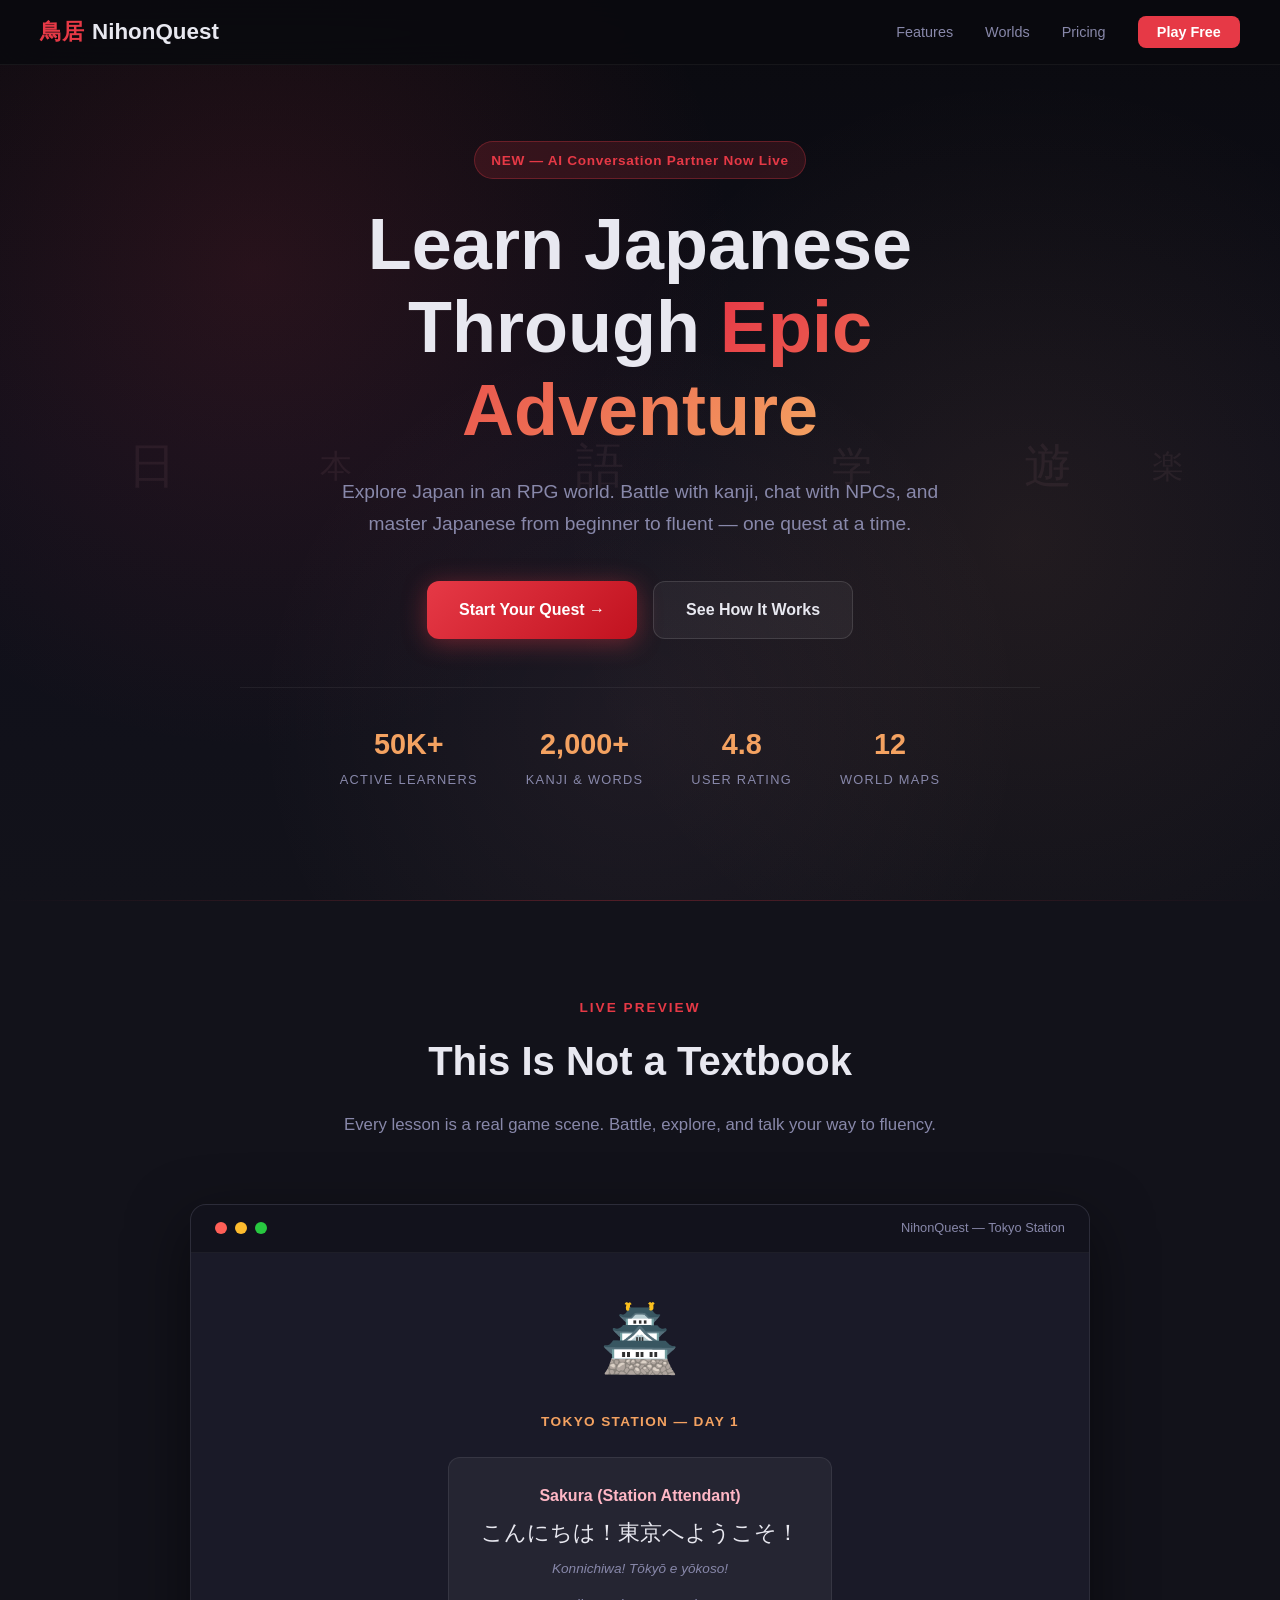
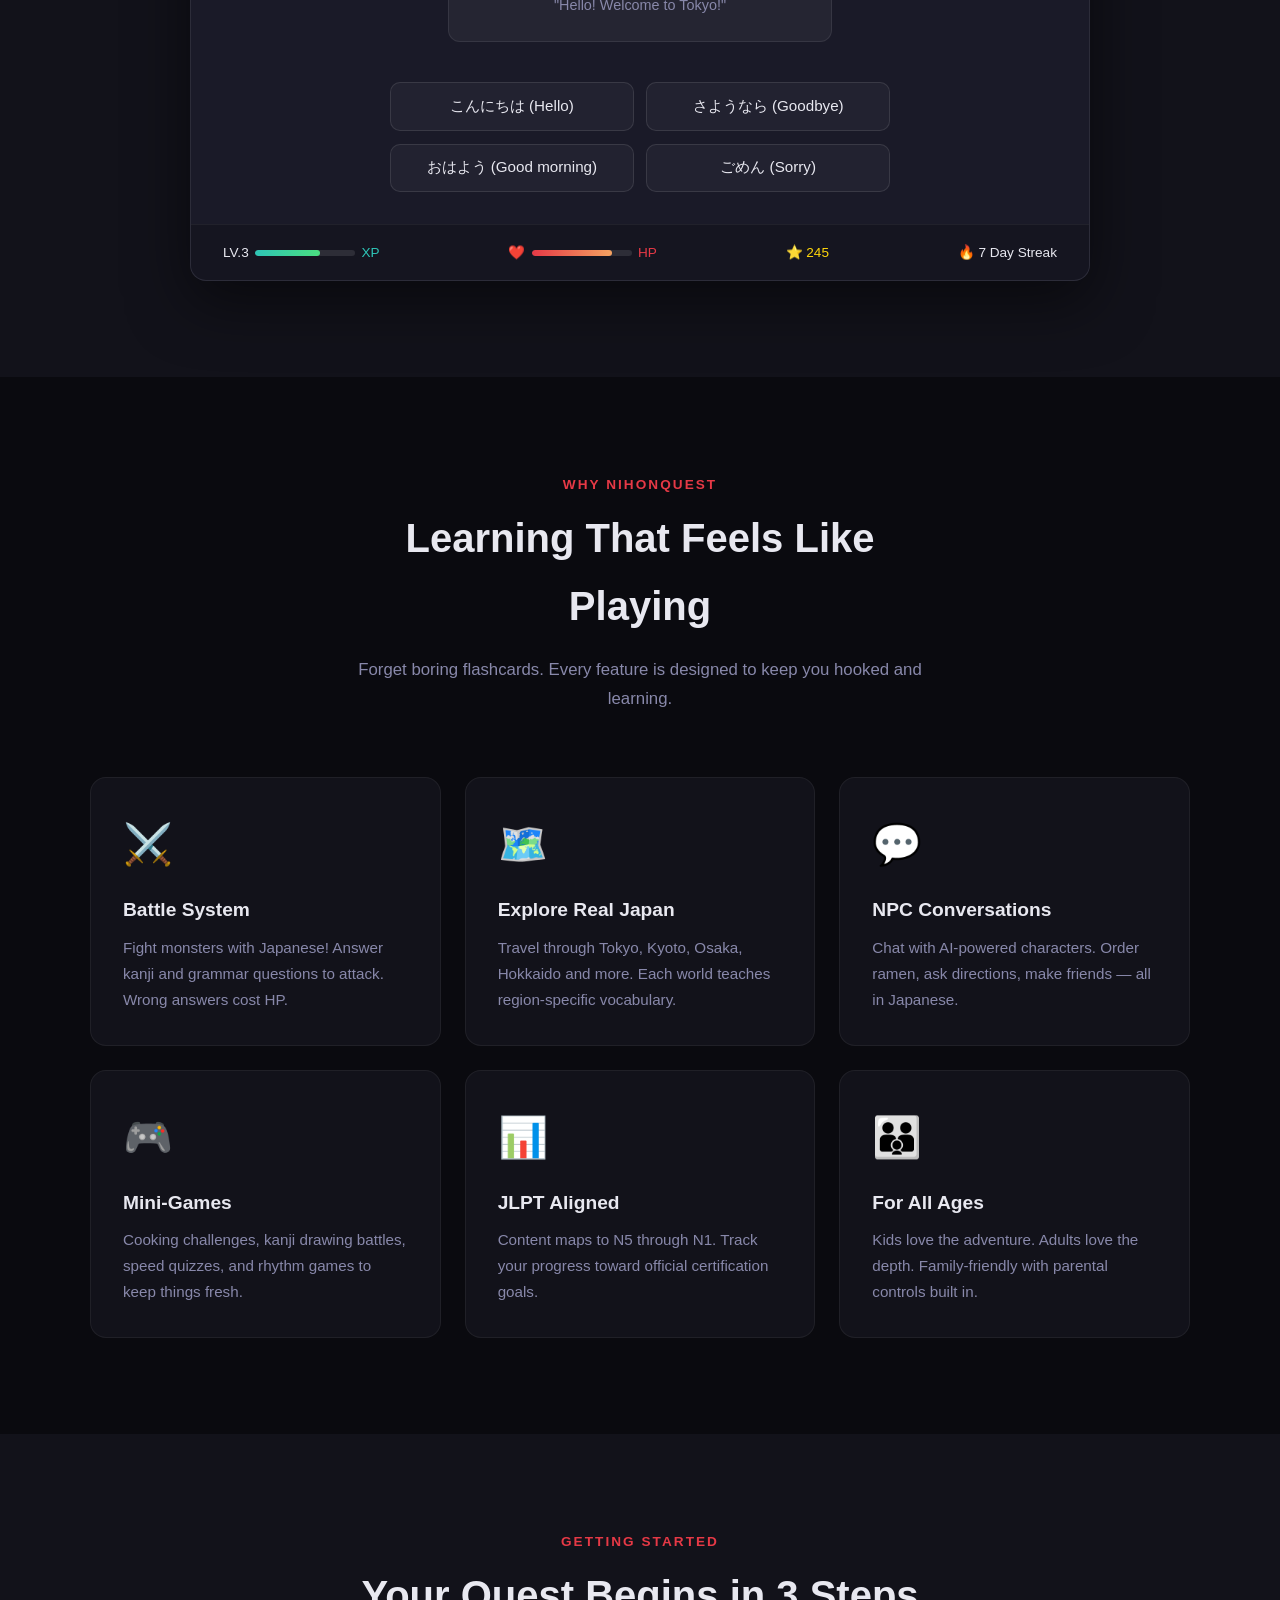
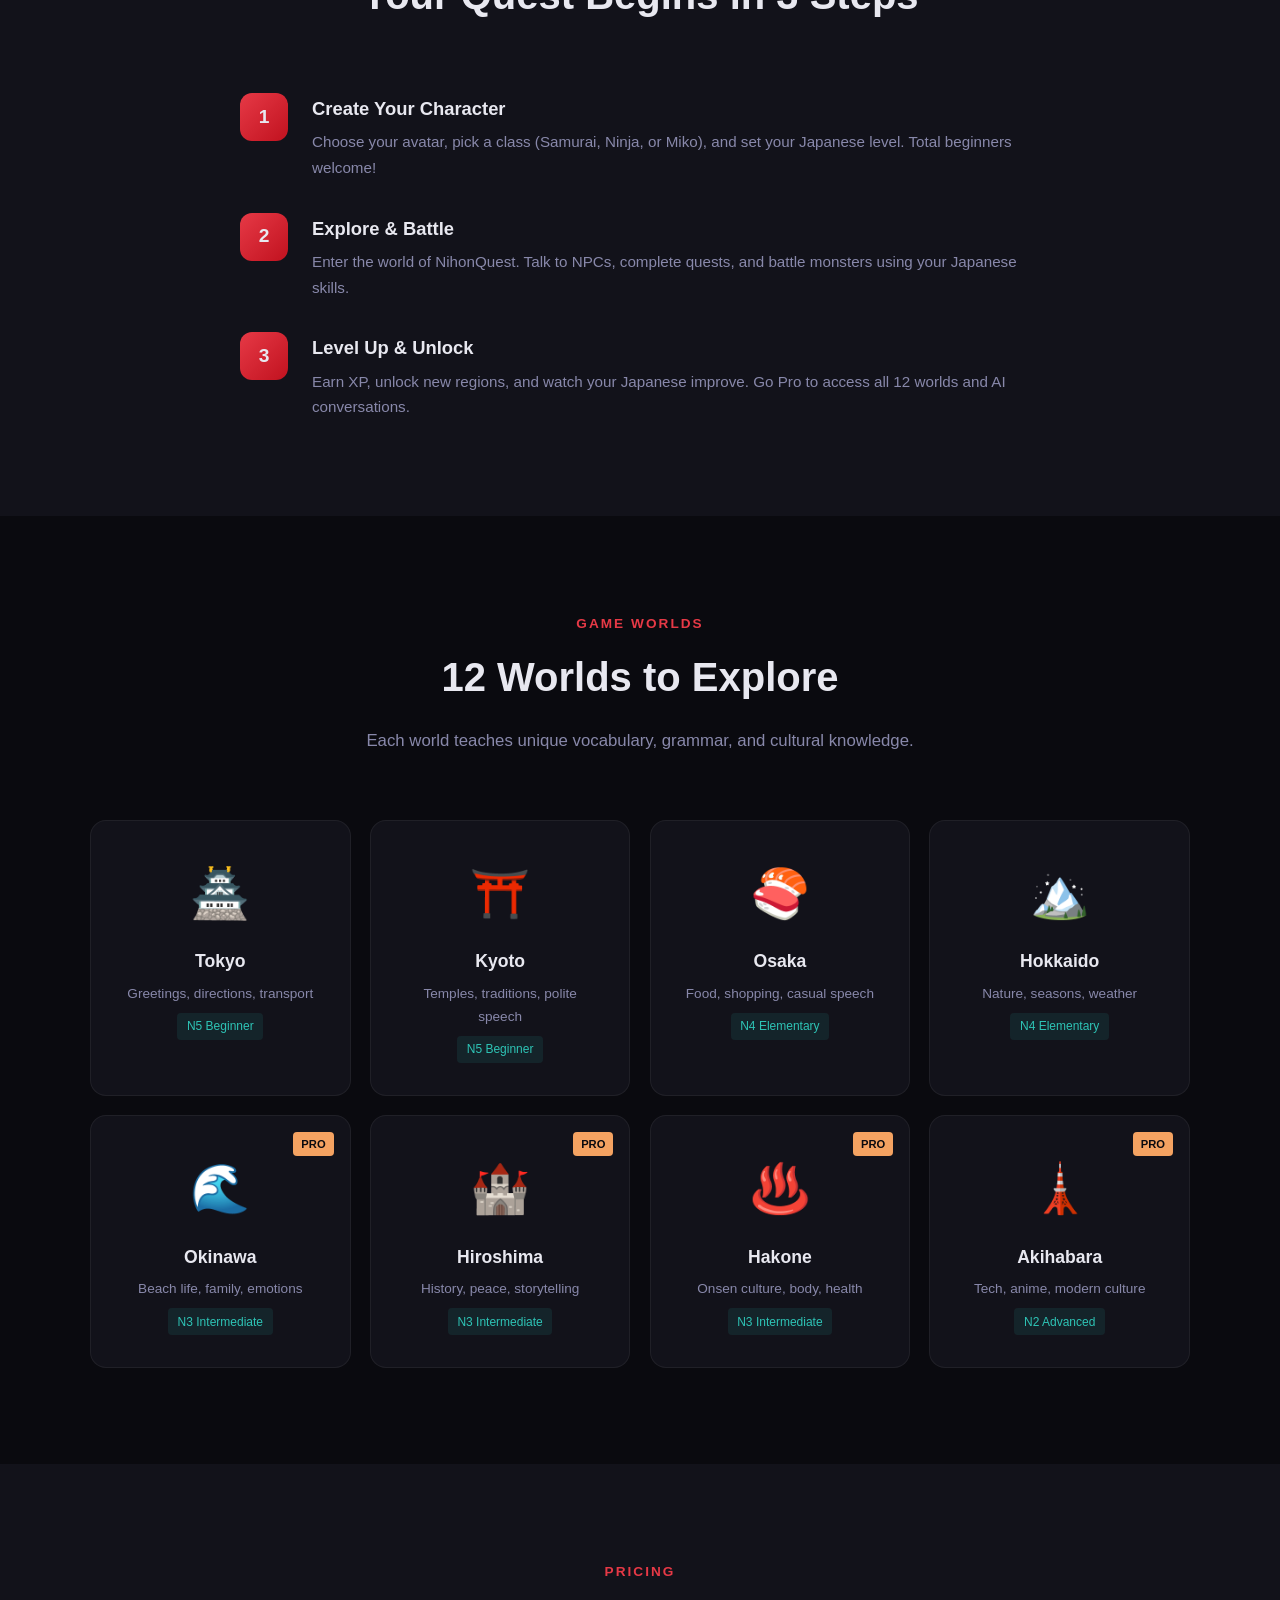
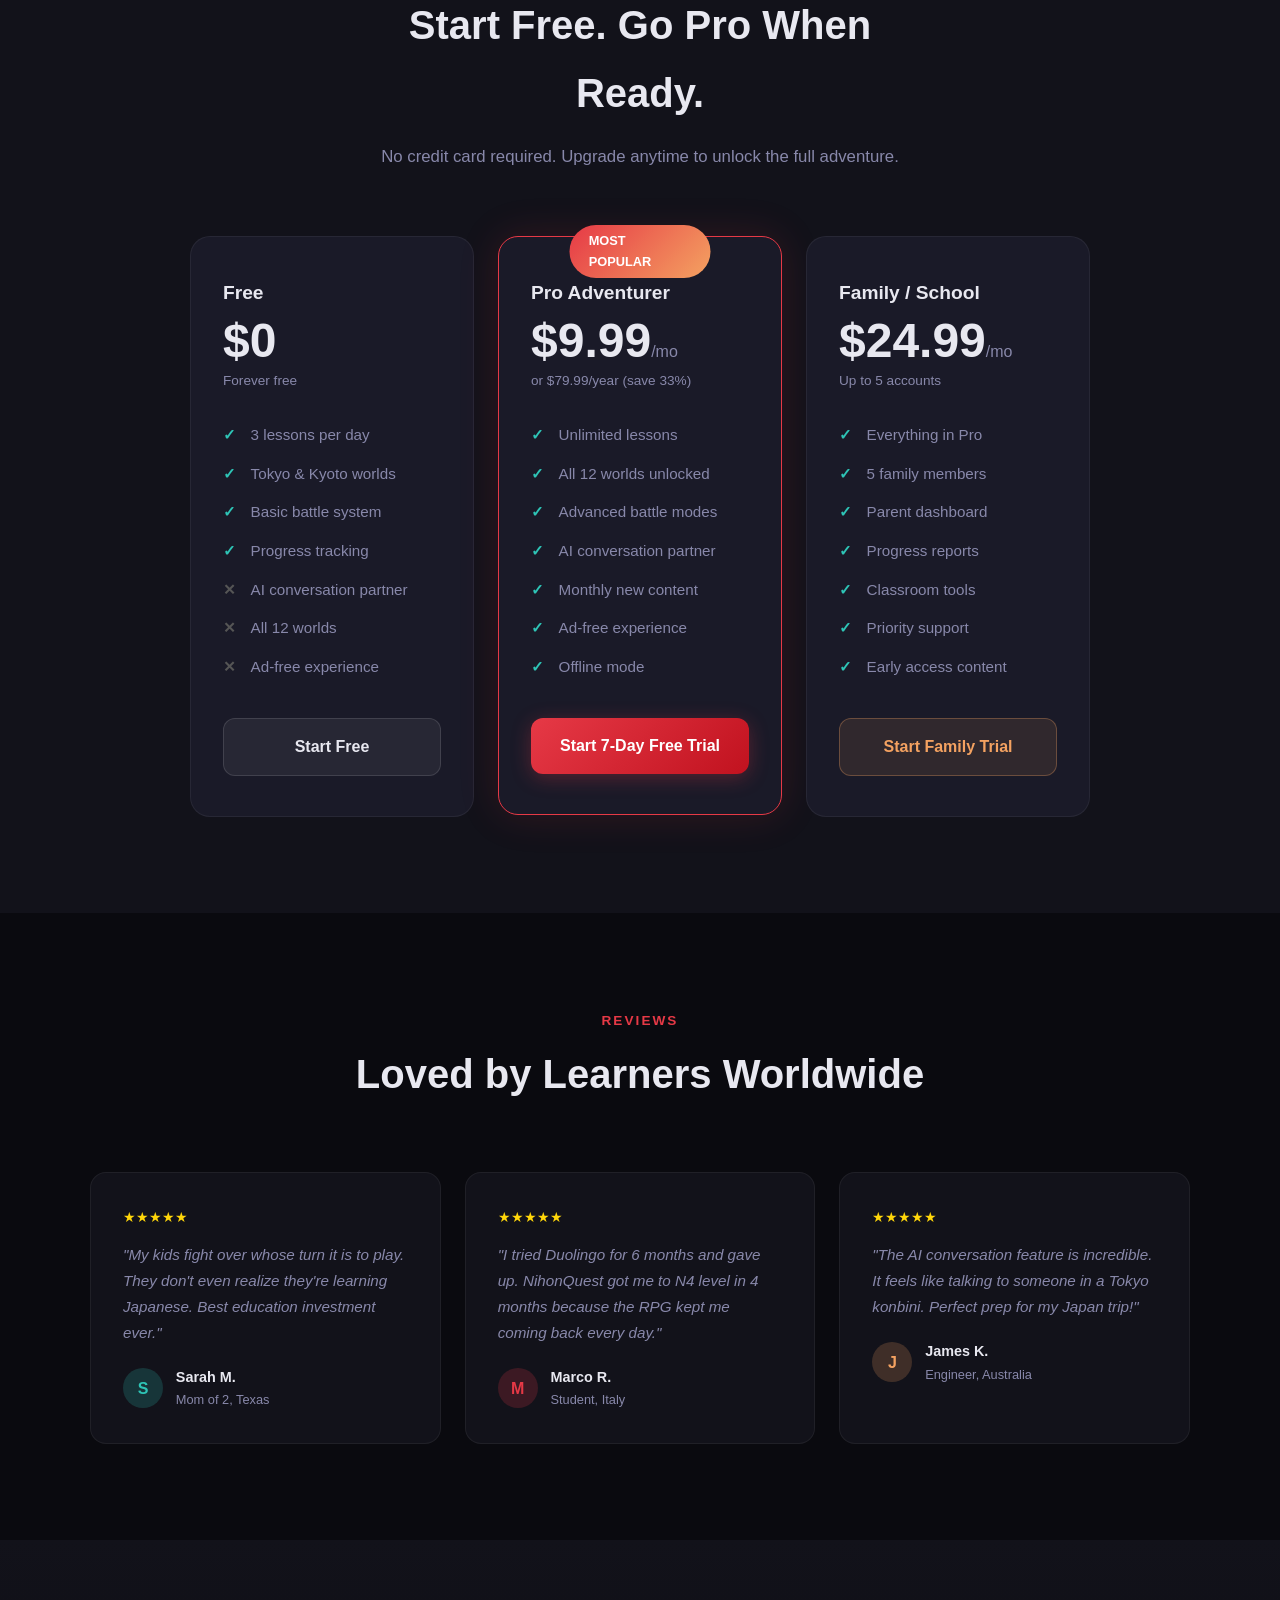
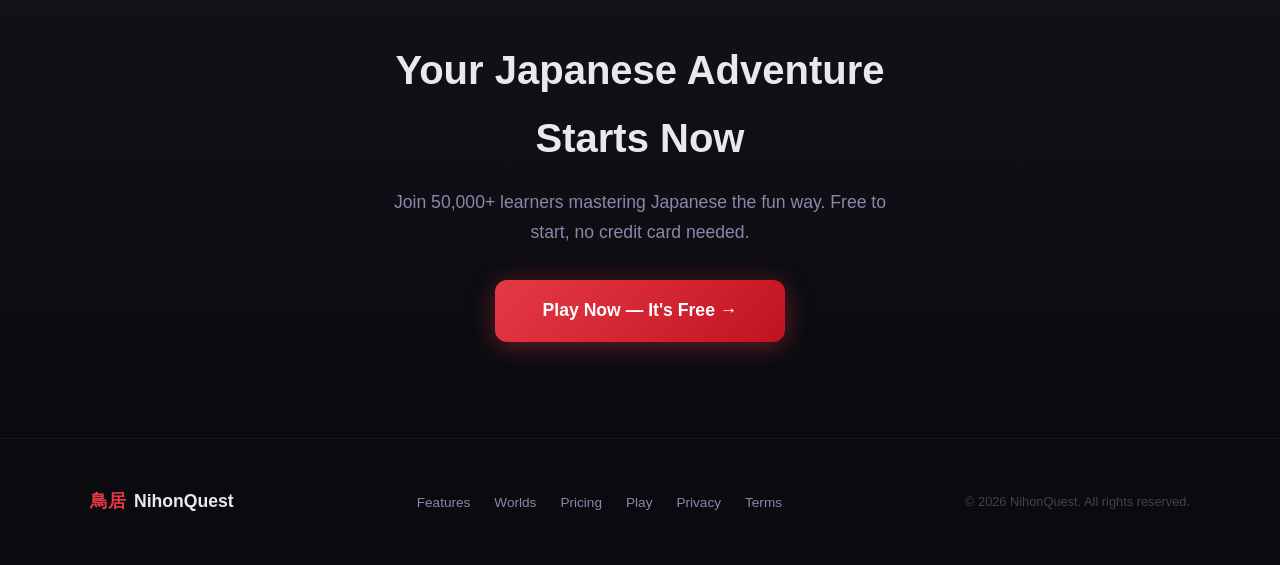
<file: index.html>
<!DOCTYPE html>
<html lang="en">
<head>
  <meta charset="UTF-8">
  <meta name="viewport" content="width=device-width, initial-scale=1.0">
  <title>NihonQuest - Learn Japanese Through Adventure</title>
  <style>
    *{margin:0;padding:0;box-sizing:border-box}
    :root{
      --primary:#e63946;--primary-dark:#c1121f;--accent:#f4a261;--gold:#ffd60a;
      --dark:#0a0a0f;--dark2:#12121a;--dark3:#1a1a28;
      --text:#e8e8f0;--dim:#8888aa;--sakura:#ffb7c5;--green:#2ec4b6;
    }
    body{font-family:"Helvetica Neue",Arial,sans-serif;background:var(--dark);color:var(--text);line-height:1.7;overflow-x:hidden}

    /* NAV */
    nav{position:fixed;top:0;width:100%;z-index:1000;background:rgba(10,10,15,.92);backdrop-filter:blur(20px);border-bottom:1px solid rgba(255,255,255,.05);padding:0 2rem}
    .nav-inner{max-width:1200px;margin:0 auto;display:flex;align-items:center;justify-content:space-between;height:64px}
    .logo{font-size:1.4rem;font-weight:800;text-decoration:none;color:var(--text);display:flex;align-items:center;gap:.5rem}
    .logo-jp{color:var(--primary)}
    .nav-links{display:flex;gap:2rem;align-items:center;list-style:none}
    .nav-links a{color:var(--dim);text-decoration:none;font-size:.9rem;transition:color .3s}
    .nav-links a:hover{color:var(--text)}
    .nav-cta{background:var(--primary)!important;color:#fff!important;padding:.5rem 1.2rem;border-radius:8px;font-weight:600;transition:background .3s!important}
    .nav-cta:hover{background:var(--primary-dark)!important}
    .mobile-menu{display:none;background:none;border:none;color:var(--text);font-size:1.5rem;cursor:pointer}

    /* HERO */
    .hero{min-height:100vh;display:flex;align-items:center;justify-content:center;padding:6rem 2rem 4rem;position:relative;overflow:hidden;background:linear-gradient(180deg,var(--dark),#0f0f1a 50%,var(--dark2))}
    .hero::before{content:"";position:absolute;inset:0;background:radial-gradient(circle at 20% 30%,rgba(230,57,70,.12),transparent 40%),radial-gradient(circle at 80% 60%,rgba(244,162,97,.08),transparent 40%),radial-gradient(circle at 50% 80%,rgba(255,183,197,.06),transparent 40%);animation:heroPulse 15s ease-in-out infinite}
    @keyframes heroPulse{0%,100%{opacity:1}50%{opacity:.6}}
    .floating-kanji{position:absolute;font-size:3rem;opacity:.06;color:var(--sakura);animation:floatUp 20s linear infinite;pointer-events:none}
    @keyframes floatUp{0%{transform:translateY(100vh) rotate(0);opacity:0}10%{opacity:.06}90%{opacity:.06}100%{transform:translateY(-100vh) rotate(360deg);opacity:0}}
    .hero-content{position:relative;z-index:1;max-width:800px;text-align:center}
    .hero-badge{display:inline-block;background:rgba(230,57,70,.15);border:1px solid rgba(230,57,70,.3);color:var(--primary);padding:.4rem 1rem;border-radius:999px;font-size:.85rem;font-weight:600;margin-bottom:1.5rem;letter-spacing:.05em}
    .hero h1{font-size:clamp(2.5rem,6vw,4.5rem);font-weight:900;line-height:1.15;margin-bottom:1.5rem}
    .hero h1 .highlight{background:linear-gradient(135deg,var(--primary),var(--accent));-webkit-background-clip:text;-webkit-text-fill-color:transparent;background-clip:text}
    .hero-sub{font-size:1.2rem;color:var(--dim);max-width:600px;margin:0 auto 2.5rem}
    .hero-buttons{display:flex;gap:1rem;justify-content:center;flex-wrap:wrap}
    .btn{display:inline-flex;align-items:center;gap:.5rem;padding:.9rem 2rem;border-radius:12px;font-size:1rem;font-weight:700;text-decoration:none;transition:all .3s;border:none;cursor:pointer}
    .btn-primary{background:linear-gradient(135deg,var(--primary),var(--primary-dark));color:#fff;box-shadow:0 4px 24px rgba(230,57,70,.4)}
    .btn-primary:hover{transform:translateY(-2px);box-shadow:0 8px 32px rgba(230,57,70,.5)}
    .btn-secondary{background:rgba(255,255,255,.05);border:1px solid rgba(255,255,255,.12);color:var(--text)}
    .btn-secondary:hover{background:rgba(255,255,255,.1);transform:translateY(-2px)}
    .hero-stats{display:flex;justify-content:center;gap:3rem;margin-top:3rem;padding-top:2rem;border-top:1px solid rgba(255,255,255,.06)}
    .stat-num{font-size:1.8rem;font-weight:800;color:var(--accent)}
    .stat-label{font-size:.8rem;color:var(--dim);text-transform:uppercase;letter-spacing:.1em}

    /* SECTION COMMON */
    .section-header{text-align:center;max-width:600px;margin:0 auto 4rem}
    .section-tag{color:var(--primary);font-size:.85rem;font-weight:700;letter-spacing:.15em;text-transform:uppercase;margin-bottom:.5rem}
    .section-header h2{font-size:2.5rem;font-weight:800;margin-bottom:1rem}
    .section-header p{color:var(--dim);font-size:1.05rem}

    /* GAME PREVIEW */
    .game-preview{padding:6rem 2rem;background:var(--dark2);position:relative}
    .game-preview::before{content:"";position:absolute;top:0;left:0;right:0;height:1px;background:linear-gradient(90deg,transparent,rgba(230,57,70,.3),transparent)}
    .game-window{max-width:900px;margin:0 auto;background:var(--dark3);border:1px solid rgba(255,255,255,.08);border-radius:16px;overflow:hidden;box-shadow:0 20px 60px rgba(0,0,0,.5)}
    .game-topbar{display:flex;align-items:center;justify-content:space-between;padding:.8rem 1.5rem;background:rgba(0,0,0,.3);border-bottom:1px solid rgba(255,255,255,.05)}
    .game-topbar-left{display:flex;gap:.5rem}
    .dot{width:12px;height:12px;border-radius:50%}.dot-r{background:#ff5f57}.dot-y{background:#febc2e}.dot-g{background:#28c840}
    .game-topbar-title{color:var(--dim);font-size:.8rem}
    .game-screen{padding:2rem;min-height:400px;display:flex;flex-direction:column;align-items:center;justify-content:center;text-align:center}
    .game-scene{font-size:4rem;margin-bottom:1rem}
    .game-location{font-size:.85rem;color:var(--accent);font-weight:600;letter-spacing:.1em;margin-bottom:.5rem}
    .game-dialogue{background:rgba(255,255,255,.05);border:1px solid rgba(255,255,255,.08);border-radius:12px;padding:1.5rem 2rem;margin:1rem 0;max-width:500px}
    .game-npc{font-weight:700;color:var(--sakura);margin-bottom:.3rem}
    .game-text-jp{font-size:1.4rem;margin-bottom:.3rem}
    .game-text-rom{font-size:.85rem;color:var(--dim);font-style:italic}
    .game-translation{margin-top:.8rem;color:var(--dim);font-size:.9rem}
    .game-choices{display:grid;grid-template-columns:1fr 1fr;gap:.8rem;margin-top:1.5rem;width:100%;max-width:500px}
    .game-choice{padding:.8rem 1rem;background:rgba(255,255,255,.04);border:1px solid rgba(255,255,255,.1);border-radius:10px;color:var(--text);font-size:.95rem;cursor:pointer;transition:all .3s}
    .game-choice:hover{background:rgba(230,57,70,.15);border-color:var(--primary);transform:translateY(-1px)}
    .game-hud{display:flex;justify-content:space-between;align-items:center;padding:1rem 2rem;background:rgba(0,0,0,.2);border-top:1px solid rgba(255,255,255,.05);font-size:.85rem;flex-wrap:wrap;gap:.5rem}
    .hud-item{display:flex;align-items:center;gap:.4rem}
    .hud-bar{width:100px;height:6px;background:rgba(255,255,255,.1);border-radius:3px;overflow:hidden}
    .hud-fill{height:100%;border-radius:3px;transition:width .5s}
    .hud-xp{background:linear-gradient(90deg,var(--green),#4ade80);width:65%}
    .hud-hp{background:linear-gradient(90deg,var(--primary),var(--accent));width:80%}

    /* FEATURES */
    .features{padding:6rem 2rem;background:var(--dark)}
    .features-grid{max-width:1100px;margin:0 auto;display:grid;grid-template-columns:repeat(auto-fit,minmax(300px,1fr));gap:1.5rem}
    .feature-card{background:var(--dark2);border:1px solid rgba(255,255,255,.06);border-radius:16px;padding:2rem;transition:all .3s}
    .feature-card:hover{border-color:rgba(230,57,70,.3);transform:translateY(-4px);box-shadow:0 12px 40px rgba(0,0,0,.3)}
    .feature-icon{font-size:2.5rem;margin-bottom:1rem}
    .feature-card h3{font-size:1.2rem;font-weight:700;margin-bottom:.5rem}
    .feature-card p{color:var(--dim);font-size:.95rem}

    /* HOW IT WORKS */
    .how-it-works{padding:6rem 2rem;background:var(--dark2)}
    .steps{max-width:800px;margin:0 auto;display:flex;flex-direction:column;gap:2rem}
    .step{display:flex;gap:1.5rem;align-items:flex-start}
    .step-num{flex-shrink:0;width:48px;height:48px;border-radius:12px;background:linear-gradient(135deg,var(--primary),var(--primary-dark));display:flex;align-items:center;justify-content:center;font-weight:800;font-size:1.2rem}
    .step-content h3{font-size:1.15rem;margin-bottom:.3rem}
    .step-content p{color:var(--dim);font-size:.95rem}

    /* WORLDS */
    .worlds{padding:6rem 2rem;background:var(--dark)}
    .worlds-grid{max-width:1100px;margin:0 auto;display:grid;grid-template-columns:repeat(auto-fit,minmax(240px,1fr));gap:1.2rem}
    .world-card{background:var(--dark2);border:1px solid rgba(255,255,255,.06);border-radius:16px;padding:2rem;text-align:center;transition:all .3s;position:relative}
    .world-card:hover{transform:translateY(-4px);border-color:rgba(244,162,97,.3)}
    .world-card.locked{opacity:.5}
    .world-card.locked::after{content:"PRO";position:absolute;top:1rem;right:1rem;background:var(--accent);color:var(--dark);padding:.15rem .5rem;border-radius:4px;font-size:.7rem;font-weight:800}
    .world-icon{font-size:3rem;margin-bottom:.8rem}
    .world-card h3{font-size:1.1rem;margin-bottom:.3rem}
    .world-card p{color:var(--dim);font-size:.85rem}
    .world-level{display:inline-block;margin-top:.5rem;font-size:.75rem;color:var(--green);background:rgba(46,196,182,.1);padding:.2rem .6rem;border-radius:4px}

    /* PRICING */
    .pricing{padding:6rem 2rem;background:var(--dark2)}
    .pricing-grid{max-width:900px;margin:0 auto;display:grid;grid-template-columns:repeat(auto-fit,minmax(260px,1fr));gap:1.5rem;align-items:start}
    .price-card{background:var(--dark3);border:1px solid rgba(255,255,255,.06);border-radius:20px;padding:2.5rem 2rem;transition:all .3s;position:relative}
    .price-card.featured{border-color:var(--primary);box-shadow:0 0 40px rgba(230,57,70,.15);transform:scale(1.03)}
    .price-badge{position:absolute;top:-12px;left:50%;transform:translateX(-50%);background:linear-gradient(135deg,var(--primary),var(--accent));color:#fff;padding:.3rem 1.2rem;border-radius:999px;font-size:.8rem;font-weight:700}
    .price-name{font-size:1.2rem;font-weight:700;margin-bottom:.5rem}
    .price-amount{font-size:3rem;font-weight:900;line-height:1;margin-bottom:.2rem}
    .price-amount span{font-size:1rem;font-weight:400;color:var(--dim)}
    .price-period{color:var(--dim);font-size:.85rem;margin-bottom:1.5rem}
    .price-features{list-style:none;margin-bottom:2rem}
    .price-features li{padding:.4rem 0;font-size:.95rem;color:var(--dim);display:flex;align-items:center;gap:.6rem}
    .price-features .yes::before{content:"\2713";color:var(--green);font-weight:700;width:18px}
    .price-features .no::before{content:"\2715";color:#555;font-weight:700;width:18px}
    .price-btn{display:block;width:100%;text-align:center;padding:.9rem;border-radius:12px;font-weight:700;font-size:1rem;text-decoration:none;transition:all .3s}
    .price-btn-free{background:rgba(255,255,255,.06);border:1px solid rgba(255,255,255,.12);color:var(--text)}
    .price-btn-free:hover{background:rgba(255,255,255,.1)}
    .price-btn-pro{background:linear-gradient(135deg,var(--primary),var(--primary-dark));color:#fff;border:none;box-shadow:0 4px 20px rgba(230,57,70,.3)}
    .price-btn-pro:hover{transform:translateY(-2px);box-shadow:0 8px 30px rgba(230,57,70,.4)}
    .price-btn-fam{background:rgba(244,162,97,.1);border:1px solid rgba(244,162,97,.3);color:var(--accent)}
    .price-btn-fam:hover{background:rgba(244,162,97,.2)}

    /* TESTIMONIALS */
    .testimonials{padding:6rem 2rem;background:var(--dark)}
    .testimonials-grid{max-width:1100px;margin:0 auto;display:grid;grid-template-columns:repeat(auto-fit,minmax(300px,1fr));gap:1.5rem}
    .test-card{background:var(--dark2);border:1px solid rgba(255,255,255,.06);border-radius:16px;padding:2rem}
    .test-stars{color:var(--gold);font-size:.9rem;margin-bottom:.8rem}
    .test-text{color:var(--dim);font-size:.95rem;margin-bottom:1.2rem;font-style:italic}
    .test-author{display:flex;align-items:center;gap:.8rem}
    .test-avatar{width:40px;height:40px;border-radius:50%;display:flex;align-items:center;justify-content:center;font-weight:700}
    .test-name{font-weight:600;font-size:.9rem}
    .test-from{color:var(--dim);font-size:.8rem}

    /* CTA */
    .cta{padding:6rem 2rem;text-align:center;background:linear-gradient(180deg,var(--dark2),var(--dark))}
    .cta h2{font-size:2.5rem;font-weight:800;margin-bottom:1rem}
    .cta p{color:var(--dim);font-size:1.1rem;margin-bottom:2rem;max-width:500px;margin-left:auto;margin-right:auto}

    /* FOOTER */
    footer{padding:3rem 2rem;background:var(--dark);border-top:1px solid rgba(255,255,255,.05)}
    .footer-inner{max-width:1100px;margin:0 auto;display:flex;justify-content:space-between;align-items:center;flex-wrap:wrap;gap:1rem}
    .footer-links{display:flex;gap:1.5rem;list-style:none}
    .footer-links a{color:var(--dim);text-decoration:none;font-size:.85rem}
    .footer-links a:hover{color:var(--text)}
    .footer-copy{color:#444;font-size:.8rem}

    /* RESPONSIVE */
    @media(max-width:768px){
      .nav-links{display:none}.mobile-menu{display:block}
      .nav-links.open{display:flex;flex-direction:column;position:absolute;top:64px;left:0;right:0;background:rgba(10,10,15,.98);padding:1.5rem 2rem;gap:1rem;border-bottom:1px solid rgba(255,255,255,.05)}
      .hero h1{font-size:2rem}.hero-stats{gap:1.5rem;flex-wrap:wrap}
      .game-choices{grid-template-columns:1fr}.pricing-grid{grid-template-columns:1fr}
      .price-card.featured{transform:none}.footer-inner{flex-direction:column;text-align:center}
      .step{flex-direction:column;align-items:center;text-align:center}
    }
    .fade-in{opacity:0;transform:translateY(30px);transition:opacity .6s,transform .6s}
    .fade-in.visible{opacity:1;transform:translateY(0)}
  </style>
</head>
<body>

  <nav>
    <div class="nav-inner">
      <a href="index.html" class="logo"><span class="logo-jp">&#x9CE5;&#x5C45;</span> NihonQuest</a>
      <button class="mobile-menu" onclick="document.querySelector('.nav-links').classList.toggle('open')">&#9776;</button>
      <ul class="nav-links">
        <li><a href="#features">Features</a></li>
        <li><a href="#worlds">Worlds</a></li>
        <li><a href="pricing.html">Pricing</a></li>
        <li><a href="game.html" class="nav-cta">Play Free</a></li>
      </ul>
    </div>
  </nav>

  <!-- HERO -->
  <section class="hero">
    <div class="floating-kanji" style="left:10%;animation-delay:0s">&#x65E5;</div>
    <div class="floating-kanji" style="left:25%;animation-delay:3s;font-size:2rem">&#x672C;</div>
    <div class="floating-kanji" style="left:45%;animation-delay:7s">&#x8A9E;</div>
    <div class="floating-kanji" style="left:65%;animation-delay:2s;font-size:2.5rem">&#x5B66;</div>
    <div class="floating-kanji" style="left:80%;animation-delay:5s">&#x904A;</div>
    <div class="floating-kanji" style="left:90%;animation-delay:10s;font-size:2rem">&#x697D;</div>
    <div class="hero-content">
      <div class="hero-badge">NEW &mdash; AI Conversation Partner Now Live</div>
      <h1>Learn Japanese<br>Through <span class="highlight">Epic Adventure</span></h1>
      <p class="hero-sub">Explore Japan in an RPG world. Battle with kanji, chat with NPCs, and master Japanese from beginner to fluent &mdash; one quest at a time.</p>
      <div class="hero-buttons">
        <a href="game.html" class="btn btn-primary">Start Your Quest &rarr;</a>
        <a href="#features" class="btn btn-secondary">See How It Works</a>
      </div>
      <div class="hero-stats">
        <div><div class="stat-num">50K+</div><div class="stat-label">Active Learners</div></div>
        <div><div class="stat-num">2,000+</div><div class="stat-label">Kanji &amp; Words</div></div>
        <div><div class="stat-num">4.8</div><div class="stat-label">User Rating</div></div>
        <div><div class="stat-num">12</div><div class="stat-label">World Maps</div></div>
      </div>
    </div>
  </section>

  <!-- GAME PREVIEW -->
  <section class="game-preview" id="preview">
    <div class="section-header fade-in">
      <div class="section-tag">Live Preview</div>
      <h2>This Is Not a Textbook</h2>
      <p>Every lesson is a real game scene. Battle, explore, and talk your way to fluency.</p>
    </div>
    <div class="game-window fade-in">
      <div class="game-topbar">
        <div class="game-topbar-left"><div class="dot dot-r"></div><div class="dot dot-y"></div><div class="dot dot-g"></div></div>
        <div class="game-topbar-title">NihonQuest &mdash; Tokyo Station</div>
      </div>
      <div class="game-screen">
        <div class="game-scene" id="demoScene">&#x1F3EF;</div>
        <div class="game-location" id="demoLoc">TOKYO STATION &mdash; DAY 1</div>
        <div class="game-dialogue">
          <div class="game-npc" id="demoNpc">Sakura (Station Attendant)</div>
          <div class="game-text-jp" id="demoJp">&#x3053;&#x3093;&#x306B;&#x3061;&#x306F;&#xFF01;&#x6771;&#x4EAC;&#x3078;&#x3088;&#x3046;&#x3053;&#x305D;&#xFF01;</div>
          <div class="game-text-rom" id="demoRom">Konnichiwa! T&#x14D;ky&#x14D; e y&#x14D;koso!</div>
          <p class="game-translation" id="demoEn">"Hello! Welcome to Tokyo!"</p>
        </div>
        <div class="game-choices" id="demoChoices">
          <button class="game-choice" onclick="demoAnswer(this,true)">&#x3053;&#x3093;&#x306B;&#x3061;&#x306F; (Hello)</button>
          <button class="game-choice" onclick="demoAnswer(this,false)">&#x3055;&#x3088;&#x3046;&#x306A;&#x3089; (Goodbye)</button>
          <button class="game-choice" onclick="demoAnswer(this,false)">&#x304A;&#x306F;&#x3088;&#x3046; (Good morning)</button>
          <button class="game-choice" onclick="demoAnswer(this,false)">&#x3054;&#x3081;&#x3093; (Sorry)</button>
        </div>
      </div>
      <div class="game-hud">
        <div class="hud-item"><span>LV.3</span><div class="hud-bar"><div class="hud-fill hud-xp" id="demoXp"></div></div><span style="color:var(--green)">XP</span></div>
        <div class="hud-item"><span>&#x2764;&#xFE0F;</span><div class="hud-bar"><div class="hud-fill hud-hp"></div></div><span style="color:var(--primary)">HP</span></div>
        <div class="hud-item"><span style="color:var(--gold)">&#x2B50; 245</span></div>
        <div class="hud-item"><span>&#x1F525; 7 Day Streak</span></div>
      </div>
    </div>
  </section>

  <!-- FEATURES -->
  <section class="features" id="features">
    <div class="section-header fade-in">
      <div class="section-tag">Why NihonQuest</div>
      <h2>Learning That Feels Like Playing</h2>
      <p>Forget boring flashcards. Every feature is designed to keep you hooked and learning.</p>
    </div>
    <div class="features-grid">
      <div class="feature-card fade-in"><div class="feature-icon">&#x2694;&#xFE0F;</div><h3>Battle System</h3><p>Fight monsters with Japanese! Answer kanji and grammar questions to attack. Wrong answers cost HP.</p></div>
      <div class="feature-card fade-in"><div class="feature-icon">&#x1F5FA;&#xFE0F;</div><h3>Explore Real Japan</h3><p>Travel through Tokyo, Kyoto, Osaka, Hokkaido and more. Each world teaches region-specific vocabulary.</p></div>
      <div class="feature-card fade-in"><div class="feature-icon">&#x1F4AC;</div><h3>NPC Conversations</h3><p>Chat with AI-powered characters. Order ramen, ask directions, make friends &mdash; all in Japanese.</p></div>
      <div class="feature-card fade-in"><div class="feature-icon">&#x1F3AE;</div><h3>Mini-Games</h3><p>Cooking challenges, kanji drawing battles, speed quizzes, and rhythm games to keep things fresh.</p></div>
      <div class="feature-card fade-in"><div class="feature-icon">&#x1F4CA;</div><h3>JLPT Aligned</h3><p>Content maps to N5 through N1. Track your progress toward official certification goals.</p></div>
      <div class="feature-card fade-in"><div class="feature-icon">&#x1F46A;</div><h3>For All Ages</h3><p>Kids love the adventure. Adults love the depth. Family-friendly with parental controls built in.</p></div>
    </div>
  </section>

  <!-- HOW IT WORKS -->
  <section class="how-it-works">
    <div class="section-header fade-in"><div class="section-tag">Getting Started</div><h2>Your Quest Begins in 3 Steps</h2></div>
    <div class="steps">
      <div class="step fade-in"><div class="step-num">1</div><div class="step-content"><h3>Create Your Character</h3><p>Choose your avatar, pick a class (Samurai, Ninja, or Miko), and set your Japanese level. Total beginners welcome!</p></div></div>
      <div class="step fade-in"><div class="step-num">2</div><div class="step-content"><h3>Explore &amp; Battle</h3><p>Enter the world of NihonQuest. Talk to NPCs, complete quests, and battle monsters using your Japanese skills.</p></div></div>
      <div class="step fade-in"><div class="step-num">3</div><div class="step-content"><h3>Level Up &amp; Unlock</h3><p>Earn XP, unlock new regions, and watch your Japanese improve. Go Pro to access all 12 worlds and AI conversations.</p></div></div>
    </div>
  </section>

  <!-- WORLDS -->
  <section class="worlds" id="worlds">
    <div class="section-header fade-in"><div class="section-tag">Game Worlds</div><h2>12 Worlds to Explore</h2><p>Each world teaches unique vocabulary, grammar, and cultural knowledge.</p></div>
    <div class="worlds-grid">
      <div class="world-card fade-in"><div class="world-icon">&#x1F3EF;</div><h3>Tokyo</h3><p>Greetings, directions, transport</p><div class="world-level">N5 Beginner</div></div>
      <div class="world-card fade-in"><div class="world-icon">&#x26E9;&#xFE0F;</div><h3>Kyoto</h3><p>Temples, traditions, polite speech</p><div class="world-level">N5 Beginner</div></div>
      <div class="world-card fade-in"><div class="world-icon">&#x1F363;</div><h3>Osaka</h3><p>Food, shopping, casual speech</p><div class="world-level">N4 Elementary</div></div>
      <div class="world-card fade-in"><div class="world-icon">&#x1F3D4;&#xFE0F;</div><h3>Hokkaido</h3><p>Nature, seasons, weather</p><div class="world-level">N4 Elementary</div></div>
      <div class="world-card locked fade-in"><div class="world-icon">&#x1F30A;</div><h3>Okinawa</h3><p>Beach life, family, emotions</p><div class="world-level">N3 Intermediate</div></div>
      <div class="world-card locked fade-in"><div class="world-icon">&#x1F3F0;</div><h3>Hiroshima</h3><p>History, peace, storytelling</p><div class="world-level">N3 Intermediate</div></div>
      <div class="world-card locked fade-in"><div class="world-icon">&#x2668;&#xFE0F;</div><h3>Hakone</h3><p>Onsen culture, body, health</p><div class="world-level">N3 Intermediate</div></div>
      <div class="world-card locked fade-in"><div class="world-icon">&#x1F5FC;</div><h3>Akihabara</h3><p>Tech, anime, modern culture</p><div class="world-level">N2 Advanced</div></div>
    </div>
  </section>

  <!-- PRICING -->
  <section class="pricing" id="pricing">
    <div class="section-header fade-in"><div class="section-tag">Pricing</div><h2>Start Free. Go Pro When Ready.</h2><p>No credit card required. Upgrade anytime to unlock the full adventure.</p></div>
    <div class="pricing-grid">
      <div class="price-card fade-in">
        <div class="price-name">Free</div>
        <div class="price-amount">$0</div>
        <div class="price-period">Forever free</div>
        <ul class="price-features">
          <li class="yes">3 lessons per day</li>
          <li class="yes">Tokyo &amp; Kyoto worlds</li>
          <li class="yes">Basic battle system</li>
          <li class="yes">Progress tracking</li>
          <li class="no">AI conversation partner</li>
          <li class="no">All 12 worlds</li>
          <li class="no">Ad-free experience</li>
        </ul>
        <a href="game.html" class="price-btn price-btn-free">Start Free</a>
      </div>
      <div class="price-card featured fade-in">
        <div class="price-badge">MOST POPULAR</div>
        <div class="price-name">Pro Adventurer</div>
        <div class="price-amount">$9.99<span>/mo</span></div>
        <div class="price-period">or $79.99/year (save 33%)</div>
        <ul class="price-features">
          <li class="yes">Unlimited lessons</li>
          <li class="yes">All 12 worlds unlocked</li>
          <li class="yes">Advanced battle modes</li>
          <li class="yes">AI conversation partner</li>
          <li class="yes">Monthly new content</li>
          <li class="yes">Ad-free experience</li>
          <li class="yes">Offline mode</li>
        </ul>
        <a href="game.html" class="price-btn price-btn-pro">Start 7-Day Free Trial</a>
      </div>
      <div class="price-card fade-in">
        <div class="price-name">Family / School</div>
        <div class="price-amount">$24.99<span>/mo</span></div>
        <div class="price-period">Up to 5 accounts</div>
        <ul class="price-features">
          <li class="yes">Everything in Pro</li>
          <li class="yes">5 family members</li>
          <li class="yes">Parent dashboard</li>
          <li class="yes">Progress reports</li>
          <li class="yes">Classroom tools</li>
          <li class="yes">Priority support</li>
          <li class="yes">Early access content</li>
        </ul>
        <a href="game.html" class="price-btn price-btn-fam">Start Family Trial</a>
      </div>
    </div>
  </section>

  <!-- TESTIMONIALS -->
  <section class="testimonials">
    <div class="section-header fade-in"><div class="section-tag">Reviews</div><h2>Loved by Learners Worldwide</h2></div>
    <div class="testimonials-grid">
      <div class="test-card fade-in">
        <div class="test-stars">&#9733;&#9733;&#9733;&#9733;&#9733;</div>
        <p class="test-text">"My kids fight over whose turn it is to play. They don't even realize they're learning Japanese. Best education investment ever."</p>
        <div class="test-author"><div class="test-avatar" style="background:rgba(46,196,182,.2);color:var(--green)">S</div><div><div class="test-name">Sarah M.</div><div class="test-from">Mom of 2, Texas</div></div></div>
      </div>
      <div class="test-card fade-in">
        <div class="test-stars">&#9733;&#9733;&#9733;&#9733;&#9733;</div>
        <p class="test-text">"I tried Duolingo for 6 months and gave up. NihonQuest got me to N4 level in 4 months because the RPG kept me coming back every day."</p>
        <div class="test-author"><div class="test-avatar" style="background:rgba(230,57,70,.2);color:var(--primary)">M</div><div><div class="test-name">Marco R.</div><div class="test-from">Student, Italy</div></div></div>
      </div>
      <div class="test-card fade-in">
        <div class="test-stars">&#9733;&#9733;&#9733;&#9733;&#9733;</div>
        <p class="test-text">"The AI conversation feature is incredible. It feels like talking to someone in a Tokyo konbini. Perfect prep for my Japan trip!"</p>
        <div class="test-author"><div class="test-avatar" style="background:rgba(244,162,97,.2);color:var(--accent)">J</div><div><div class="test-name">James K.</div><div class="test-from">Engineer, Australia</div></div></div>
      </div>
    </div>
  </section>

  <!-- CTA -->
  <section class="cta">
    <div class="fade-in">
      <h2>Your Japanese Adventure<br>Starts Now</h2>
      <p>Join 50,000+ learners mastering Japanese the fun way. Free to start, no credit card needed.</p>
      <a href="game.html" class="btn btn-primary" style="font-size:1.1rem;padding:1rem 3rem">Play Now &mdash; It's Free &rarr;</a>
    </div>
  </section>

  <footer>
    <div class="footer-inner">
      <a href="index.html" class="logo" style="font-size:1.1rem"><span class="logo-jp">&#x9CE5;&#x5C45;</span> NihonQuest</a>
      <ul class="footer-links">
        <li><a href="#features">Features</a></li>
        <li><a href="#worlds">Worlds</a></li>
        <li><a href="pricing.html">Pricing</a></li>
        <li><a href="game.html">Play</a></li>
        <li><a href="#">Privacy</a></li>
        <li><a href="#">Terms</a></li>
      </ul>
      <div class="footer-copy">&copy; 2026 NihonQuest. All rights reserved.</div>
    </div>
  </footer>

  <script>
    // Scroll fade-in
    const obs=new IntersectionObserver(es=>{es.forEach(e=>{if(e.isIntersecting)e.target.classList.add('visible')})},{threshold:.1});
    document.querySelectorAll('.fade-in').forEach(el=>obs.observe(el));

    // Demo game
    const demoScenes=[
      {scene:'\uD83C\uDFEF',loc:'TOKYO STATION \u2014 DAY 1',npc:'Sakura (Station Attendant)',jp:'\u3053\u3093\u306B\u3061\u306F\uFF01\u6771\u4EAC\u3078\u3088\u3046\u3053\u305D\uFF01',rom:'Konnichiwa! T\u014Dky\u014D e y\u014Dkoso!',en:'"Hello! Welcome to Tokyo!"',choices:[{t:'\u3053\u3093\u306B\u3061\u306F (Hello)',c:true},{t:'\u3055\u3088\u3046\u306A\u3089 (Goodbye)',c:false},{t:'\u304A\u306F\u3088\u3046 (Good morning)',c:false},{t:'\u3054\u3081\u3093 (Sorry)',c:false}]},
      {scene:'\uD83C\uDF5C',loc:'SHINJUKU RAMEN SHOP',npc:'Chef Tanaka',jp:'\u3044\u3089\u3063\u3057\u3083\u3044\uFF01\u4F55\u306B\u3057\u307E\u3059\u304B\uFF1F',rom:'Irasshaimase! Nani ni shimasu ka?',en:'"Welcome! What will you have?"',choices:[{t:'\u5473\u564C\u30E9\u30FC\u30E1\u30F3\u3092\u304F\u3060\u3055\u3044 (Miso ramen please)',c:true},{t:'\u3042\u308A\u304C\u3068\u3046 (Thank you)',c:false},{t:'\u304A\u306F\u3088\u3046 (Good morning)',c:false},{t:'\u3055\u3088\u3046\u306A\u3089 (Goodbye)',c:false}]},
      {scene:'\u26E9\uFE0F',loc:'KYOTO \u2014 FUSHIMI INARI',npc:'Monk Kenji',jp:'\u3053\u306E\u795E\u793E\u306F\u5343\u672C\u9CE5\u5C45\u3067\u6709\u540D\u3067\u3059\u3002',rom:'Kono jinja wa senbon torii de y\u016Bmei desu.',en:'"This shrine is famous for its thousand torii gates."',choices:[{t:'\u304D\u308C\u3044\u3067\u3059\u306D (It\'s beautiful)',c:true},{t:'\u304A\u306A\u304B\u304C\u3059\u3044\u305F (I\'m hungry)',c:false},{t:'\u3044\u304F\u3089\u3067\u3059\u304B (How much?)',c:false},{t:'\u3069\u3053\u3067\u3059\u304B (Where is it?)',c:false}]}
    ];
    let demoIdx=0,demoXpVal=65;
    function demoAnswer(btn,correct){
      document.querySelectorAll('#demoChoices .game-choice').forEach(b=>b.style.pointerEvents='none');
      if(correct){btn.style.background='rgba(46,196,182,.3)';btn.style.borderColor='var(--green)';btn.textContent+='\u2713 +15 XP';demoXpVal=Math.min(100,demoXpVal+15);document.getElementById('demoXp').style.width=demoXpVal+'%'}
      else{btn.style.background='rgba(230,57,70,.3)';btn.style.borderColor='var(--primary)';btn.textContent+='\u2717';const ci=demoScenes[demoIdx].choices.findIndex(c=>c.c);document.querySelectorAll('#demoChoices .game-choice')[ci].style.background='rgba(46,196,182,.3)';document.querySelectorAll('#demoChoices .game-choice')[ci].style.borderColor='var(--green)'}
      setTimeout(()=>{demoIdx=(demoIdx+1)%demoScenes.length;loadDemo()},1500);
    }
    function loadDemo(){
      const s=demoScenes[demoIdx];
      document.getElementById('demoScene').textContent=s.scene;document.getElementById('demoLoc').textContent=s.loc;
      document.getElementById('demoNpc').textContent=s.npc;document.getElementById('demoJp').textContent=s.jp;
      document.getElementById('demoRom').textContent=s.rom;document.getElementById('demoEn').textContent=s.en;
      const c=document.getElementById('demoChoices');c.innerHTML='';
      s.choices.forEach(ch=>{const b=document.createElement('button');b.className='game-choice';b.textContent=ch.t;b.onclick=function(){demoAnswer(this,ch.c)};c.appendChild(b)});
    }
  </script>
</body>
</html>
</file>
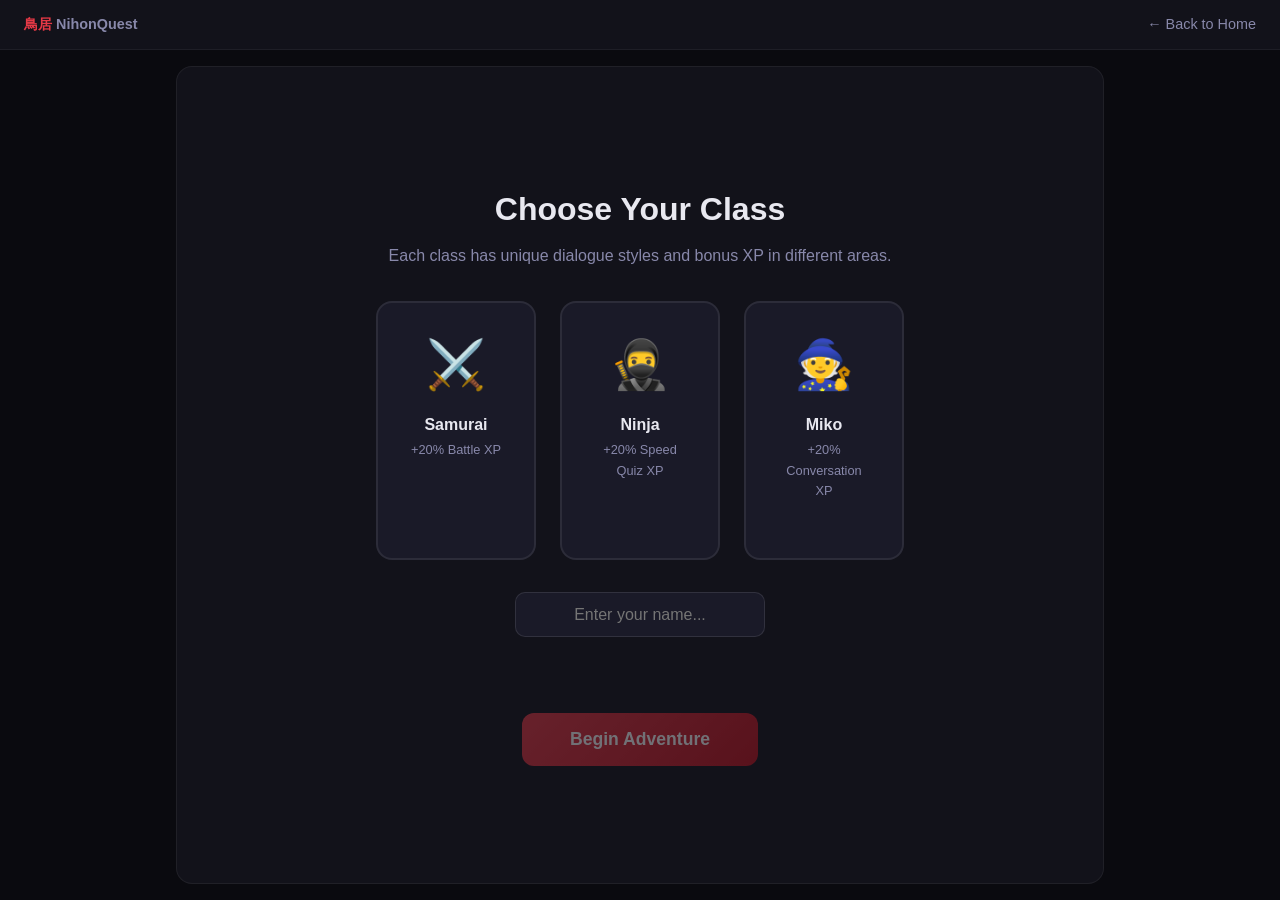
<file: game.html>
<!DOCTYPE html>
<html lang="en">
<head>
  <meta charset="UTF-8">
  <meta name="viewport" content="width=device-width, initial-scale=1.0">
  <title>NihonQuest - Play</title>
  <style>
    *{margin:0;padding:0;box-sizing:border-box}
    :root{
      --primary:#e63946;--primary-dark:#c1121f;--accent:#f4a261;--gold:#ffd60a;
      --dark:#0a0a0f;--dark2:#12121a;--dark3:#1a1a28;
      --text:#e8e8f0;--dim:#8888aa;--sakura:#ffb7c5;--green:#2ec4b6;
    }
    body{font-family:"Helvetica Neue",Arial,sans-serif;background:var(--dark);color:var(--text);line-height:1.6;min-height:100vh;display:flex;flex-direction:column}

    /* NAV */
    .top-bar{display:flex;align-items:center;justify-content:space-between;padding:.8rem 1.5rem;background:var(--dark2);border-bottom:1px solid rgba(255,255,255,.05)}
    .top-bar a{color:var(--dim);text-decoration:none;font-size:.9rem;transition:color .3s}
    .top-bar a:hover{color:var(--text)}
    .logo{font-weight:800;color:var(--text);font-size:1.1rem}
    .logo span{color:var(--primary)}

    /* GAME CONTAINER */
    .game-container{flex:1;display:flex;flex-direction:column;max-width:960px;width:100%;margin:0 auto;padding:1rem}

    /* HUD */
    .hud{display:flex;justify-content:space-between;align-items:center;padding:1rem 1.5rem;background:var(--dark2);border:1px solid rgba(255,255,255,.06);border-radius:16px;margin-bottom:1rem;flex-wrap:wrap;gap:.8rem}
    .hud-left,.hud-right{display:flex;align-items:center;gap:1.5rem;flex-wrap:wrap}
    .hud-stat{display:flex;align-items:center;gap:.4rem;font-size:.9rem}
    .hud-bar{width:100px;height:8px;background:rgba(255,255,255,.08);border-radius:4px;overflow:hidden}
    .hud-fill{height:100%;border-radius:4px;transition:width .6s ease}
    .hp-fill{background:linear-gradient(90deg,#e63946,#f4a261)}
    .xp-fill{background:linear-gradient(90deg,#2ec4b6,#4ade80)}
    .hud-level{background:linear-gradient(135deg,var(--primary),var(--accent));padding:.3rem .8rem;border-radius:8px;font-weight:800;font-size:.9rem}
    .hud-coins{color:var(--gold);font-weight:700}
    .hud-streak{color:var(--accent);font-weight:600}

    /* MAIN SCREEN */
    .screen{flex:1;background:var(--dark2);border:1px solid rgba(255,255,255,.06);border-radius:16px;overflow:hidden;display:flex;flex-direction:column;min-height:500px}

    /* SCREENS */
    .screen-view{display:none;flex:1;flex-direction:column}
    .screen-view.active{display:flex}

    /* CHARACTER SELECT */
    .char-select{flex:1;display:flex;flex-direction:column;align-items:center;justify-content:center;padding:2rem;text-align:center}
    .char-select h2{font-size:2rem;font-weight:800;margin-bottom:.5rem}
    .char-select p{color:var(--dim);margin-bottom:2rem}
    .char-options{display:flex;gap:1.5rem;flex-wrap:wrap;justify-content:center;margin-bottom:2rem}
    .char-card{background:var(--dark3);border:2px solid rgba(255,255,255,.08);border-radius:16px;padding:1.5rem 2rem;cursor:pointer;transition:all .3s;text-align:center;width:160px}
    .char-card:hover,.char-card.selected{border-color:var(--primary);transform:translateY(-4px);box-shadow:0 8px 30px rgba(230,57,70,.2)}
    .char-card .icon{font-size:3rem;margin-bottom:.5rem}
    .char-card h3{font-size:1rem;margin-bottom:.2rem}
    .char-card p{font-size:.8rem;color:var(--dim)}
    .name-input{background:var(--dark3);border:1px solid rgba(255,255,255,.1);border-radius:10px;padding:.8rem 1.2rem;color:var(--text);font-size:1rem;width:250px;text-align:center;margin-bottom:1.5rem;outline:none}
    .name-input:focus{border-color:var(--primary)}
    .start-btn{background:linear-gradient(135deg,var(--primary),var(--primary-dark));color:#fff;border:none;padding:1rem 3rem;border-radius:12px;font-size:1.1rem;font-weight:700;cursor:pointer;transition:all .3s}
    .start-btn:hover{transform:translateY(-2px);box-shadow:0 8px 30px rgba(230,57,70,.4)}
    .start-btn:disabled{opacity:.4;cursor:not-allowed;transform:none}

    /* MAP SCREEN */
    .map-header{padding:1.5rem;border-bottom:1px solid rgba(255,255,255,.05);display:flex;justify-content:space-between;align-items:center}
    .map-header h2{font-size:1.3rem;font-weight:700}
    .map-header span{color:var(--dim);font-size:.85rem}
    .map-grid{flex:1;display:grid;grid-template-columns:repeat(auto-fit,minmax(180px,1fr));gap:1rem;padding:1.5rem;align-content:start}
    .map-node{background:var(--dark3);border:1px solid rgba(255,255,255,.08);border-radius:14px;padding:1.5rem;text-align:center;cursor:pointer;transition:all .3s;position:relative}
    .map-node:hover:not(.locked){border-color:var(--primary);transform:translateY(-3px);box-shadow:0 6px 20px rgba(0,0,0,.3)}
    .map-node.locked{opacity:.35;cursor:not-allowed}
    .map-node.locked::after{content:"LOCKED";position:absolute;top:.5rem;right:.5rem;background:rgba(255,255,255,.1);color:var(--dim);padding:.1rem .4rem;border-radius:4px;font-size:.65rem;font-weight:700}
    .map-node.completed{border-color:var(--green)}
    .map-node.completed::after{content:"\2713";position:absolute;top:.5rem;right:.5rem;color:var(--green);font-weight:700}
    .map-node .icon{font-size:2.5rem;margin-bottom:.5rem}
    .map-node h3{font-size:.95rem;margin-bottom:.2rem}
    .map-node p{font-size:.75rem;color:var(--dim)}
    .map-node .diff{display:inline-block;margin-top:.4rem;font-size:.7rem;padding:.15rem .5rem;border-radius:4px;background:rgba(46,196,182,.1);color:var(--green)}

    /* QUEST SCREEN */
    .quest-area{flex:1;display:flex;flex-direction:column}
    .quest-header{padding:1.2rem 1.5rem;border-bottom:1px solid rgba(255,255,255,.05);display:flex;justify-content:space-between;align-items:center}
    .quest-header h2{font-size:1.1rem}
    .quest-back{background:none;border:1px solid rgba(255,255,255,.1);color:var(--dim);padding:.4rem 1rem;border-radius:8px;cursor:pointer;font-size:.85rem;transition:all .3s}
    .quest-back:hover{border-color:var(--primary);color:var(--text)}
    .quest-scene{flex:1;display:flex;flex-direction:column;align-items:center;justify-content:center;padding:2rem;text-align:center;position:relative}
    .quest-emoji{font-size:5rem;margin-bottom:.5rem;animation:bounce 2s ease-in-out infinite}
    @keyframes bounce{0%,100%{transform:translateY(0)}50%{transform:translateY(-10px)}}
    .quest-loc{color:var(--accent);font-size:.8rem;font-weight:700;letter-spacing:.1em;margin-bottom:1rem}

    /* DIALOGUE */
    .dialogue-box{background:rgba(255,255,255,.04);border:1px solid rgba(255,255,255,.08);border-radius:14px;padding:1.5rem 2rem;max-width:520px;width:100%;margin-bottom:1.5rem}
    .dialogue-npc{color:var(--sakura);font-weight:700;margin-bottom:.3rem;font-size:.95rem}
    .dialogue-jp{font-size:1.5rem;margin-bottom:.3rem}
    .dialogue-rom{font-size:.85rem;color:var(--dim);font-style:italic;margin-bottom:.3rem}
    .dialogue-en{font-size:.9rem;color:var(--dim)}

    /* CHOICES */
    .choices-grid{display:grid;grid-template-columns:1fr 1fr;gap:.8rem;max-width:520px;width:100%}
    .choice-btn{padding:.9rem 1rem;background:rgba(255,255,255,.04);border:1px solid rgba(255,255,255,.1);border-radius:10px;color:var(--text);font-size:.95rem;cursor:pointer;transition:all .3s;text-align:left}
    .choice-btn:hover{background:rgba(230,57,70,.12);border-color:var(--primary);transform:translateY(-2px)}
    .choice-btn.correct{background:rgba(46,196,182,.2)!important;border-color:var(--green)!important}
    .choice-btn.wrong{background:rgba(230,57,70,.2)!important;border-color:var(--primary)!important}

    /* BATTLE SCREEN */
    .battle-area{flex:1;display:flex;flex-direction:column;align-items:center;justify-content:center;padding:2rem;text-align:center}
    .battle-vs{display:flex;align-items:center;gap:2rem;margin-bottom:2rem;flex-wrap:wrap;justify-content:center}
    .battle-char{text-align:center}
    .battle-char .icon{font-size:4rem;margin-bottom:.5rem}
    .battle-char .name{font-weight:700;font-size:.9rem}
    .battle-char .hp-label{font-size:.75rem;color:var(--dim)}
    .battle-hp{width:120px;height:8px;background:rgba(255,255,255,.08);border-radius:4px;overflow:hidden;margin:.3rem auto 0}
    .battle-hp-fill{height:100%;border-radius:4px;transition:width .5s}
    .player-hp{background:var(--green)}
    .enemy-hp{background:var(--primary)}
    .battle-question{background:rgba(255,255,255,.04);border:1px solid rgba(255,255,255,.08);border-radius:14px;padding:1.5rem 2rem;max-width:500px;width:100%;margin-bottom:1.5rem}
    .battle-question h3{color:var(--accent);font-size:.85rem;margin-bottom:.5rem;text-transform:uppercase;letter-spacing:.1em}
    .battle-question .kanji{font-size:2.5rem;margin-bottom:.5rem}
    .battle-question .hint{font-size:.85rem;color:var(--dim)}

    /* RESULT */
    .result-overlay{position:absolute;inset:0;background:rgba(10,10,15,.92);display:flex;flex-direction:column;align-items:center;justify-content:center;z-index:10}
    .result-icon{font-size:5rem;margin-bottom:1rem}
    .result-title{font-size:2rem;font-weight:800;margin-bottom:.5rem}
    .result-sub{color:var(--dim);margin-bottom:.5rem}
    .result-xp{color:var(--gold);font-size:1.2rem;font-weight:700;margin-bottom:1.5rem}
    .result-btn{background:linear-gradient(135deg,var(--primary),var(--primary-dark));color:#fff;border:none;padding:.8rem 2.5rem;border-radius:10px;font-weight:700;cursor:pointer;font-size:1rem;transition:all .3s}
    .result-btn:hover{transform:translateY(-2px)}

    /* LEVEL UP */
    .levelup-overlay{position:fixed;inset:0;background:rgba(10,10,15,.95);display:none;flex-direction:column;align-items:center;justify-content:center;z-index:100}
    .levelup-overlay.show{display:flex}
    .levelup-glow{font-size:6rem;animation:levelGlow 1s ease-in-out infinite alternate}
    @keyframes levelGlow{0%{filter:brightness(1)}100%{filter:brightness(1.5)}}
    .levelup-text{font-size:2.5rem;font-weight:900;background:linear-gradient(135deg,var(--gold),var(--accent));-webkit-background-clip:text;-webkit-text-fill-color:transparent;margin:.5rem 0}
    .levelup-sub{color:var(--dim);margin-bottom:2rem}

    /* PRO MODAL */
    .pro-modal{position:fixed;inset:0;background:rgba(10,10,15,.9);display:none;align-items:center;justify-content:center;z-index:200;padding:2rem}
    .pro-modal.show{display:flex}
    .pro-box{background:var(--dark2);border:1px solid rgba(230,57,70,.3);border-radius:20px;padding:3rem;max-width:450px;width:100%;text-align:center}
    .pro-box h2{font-size:1.8rem;margin-bottom:.5rem}
    .pro-box p{color:var(--dim);margin-bottom:1.5rem}
    .pro-features{list-style:none;text-align:left;margin-bottom:2rem}
    .pro-features li{padding:.4rem 0;font-size:.95rem;color:var(--dim)}
    .pro-features li::before{content:"\2713 ";color:var(--green);font-weight:700}
    .pro-price{font-size:2rem;font-weight:800;margin-bottom:.2rem}
    .pro-price span{font-size:.9rem;color:var(--dim);font-weight:400}
    .pro-trial{color:var(--dim);font-size:.85rem;margin-bottom:1.5rem}
    .pro-cta{background:linear-gradient(135deg,var(--primary),var(--primary-dark));color:#fff;border:none;padding:1rem 2rem;border-radius:12px;font-weight:700;font-size:1.05rem;cursor:pointer;width:100%;transition:all .3s;margin-bottom:.8rem}
    .pro-cta:hover{box-shadow:0 8px 30px rgba(230,57,70,.4)}
    .pro-close{background:none;border:none;color:var(--dim);cursor:pointer;font-size:.9rem}
    .pro-close:hover{color:var(--text)}

    /* RESPONSIVE */
    @media(max-width:600px){
      .hud{padding:.8rem 1rem}.hud-bar{width:60px}
      .choices-grid{grid-template-columns:1fr}
      .battle-vs{gap:1rem}
      .map-grid{grid-template-columns:repeat(2,1fr);padding:1rem}
      .char-options{flex-direction:column;align-items:center}
    }

    /* TOAST */
    .toast{position:fixed;bottom:2rem;left:50%;transform:translateX(-50%) translateY(100px);background:var(--dark3);border:1px solid rgba(255,255,255,.1);padding:.8rem 1.5rem;border-radius:10px;font-size:.9rem;transition:transform .4s;z-index:300}
    .toast.show{transform:translateX(-50%) translateY(0)}
    .toast-correct{border-color:var(--green);color:var(--green)}
    .toast-wrong{border-color:var(--primary);color:var(--primary)}
  </style>
</head>
<body>

  <div class="top-bar">
    <a href="index.html" class="logo"><span>&#x9CE5;&#x5C45;</span> NihonQuest</a>
    <a href="index.html">&larr; Back to Home</a>
  </div>

  <!-- HUD -->
  <div class="game-container">
    <div class="hud" id="hud" style="display:none">
      <div class="hud-left">
        <div class="hud-level" id="hudLevel">LV.1</div>
        <div class="hud-stat"><span>HP</span><div class="hud-bar"><div class="hud-fill hp-fill" id="hudHp" style="width:100%"></div></div><span id="hudHpNum" style="color:var(--primary)">100</span></div>
        <div class="hud-stat"><span>XP</span><div class="hud-bar"><div class="hud-fill xp-fill" id="hudXp" style="width:0%"></div></div><span id="hudXpNum" style="color:var(--green)">0/100</span></div>
      </div>
      <div class="hud-right">
        <div class="hud-coins" id="hudCoins">&#x2B50; 0</div>
        <div class="hud-streak" id="hudStreak">&#x1F525; 1</div>
      </div>
    </div>

    <div class="screen">

      <!-- CHARACTER SELECT -->
      <div class="screen-view active" id="screenCharSelect">
        <div class="char-select">
          <h2>Choose Your Class</h2>
          <p>Each class has unique dialogue styles and bonus XP in different areas.</p>
          <div class="char-options">
            <div class="char-card" onclick="selectClass(this,'samurai')">
              <div class="icon">&#x2694;&#xFE0F;</div>
              <h3>Samurai</h3>
              <p>+20% Battle XP</p>
            </div>
            <div class="char-card" onclick="selectClass(this,'ninja')">
              <div class="icon">&#x1F977;</div>
              <h3>Ninja</h3>
              <p>+20% Speed Quiz XP</p>
            </div>
            <div class="char-card" onclick="selectClass(this,'miko')">
              <div class="icon">&#x1F9D9;</div>
              <h3>Miko</h3>
              <p>+20% Conversation XP</p>
            </div>
          </div>
          <input type="text" class="name-input" id="playerNameInput" placeholder="Enter your name..." maxlength="20">
          <br><br>
          <button class="start-btn" id="startBtn" onclick="startGame()" disabled>Begin Adventure</button>
        </div>
      </div>

      <!-- MAP -->
      <div class="screen-view" id="screenMap">
        <div class="map-header">
          <h2 id="mapTitle">World Map</h2>
          <span id="mapProgress">0/8 Quests Complete</span>
        </div>
        <div class="map-grid" id="mapGrid"></div>
      </div>

      <!-- QUEST (NPC Conversation) -->
      <div class="screen-view" id="screenQuest">
        <div class="quest-area">
          <div class="quest-header">
            <h2 id="questTitle">Quest</h2>
            <button class="quest-back" onclick="goMap()">&#x2190; Map</button>
          </div>
          <div class="quest-scene" id="questScene">
            <div class="quest-emoji" id="questEmoji">&#x1F3EF;</div>
            <div class="quest-loc" id="questLoc">LOCATION</div>
            <div class="dialogue-box">
              <div class="dialogue-npc" id="questNpc">NPC</div>
              <div class="dialogue-jp" id="questJp"></div>
              <div class="dialogue-rom" id="questRom"></div>
              <div class="dialogue-en" id="questEn"></div>
            </div>
            <div class="choices-grid" id="questChoices"></div>
          </div>
        </div>
      </div>

      <!-- BATTLE -->
      <div class="screen-view" id="screenBattle">
        <div class="quest-header">
          <h2 id="battleTitle">Battle!</h2>
          <button class="quest-back" onclick="goMap()">&#x2190; Flee</button>
        </div>
        <div class="battle-area" id="battleArea">
          <div class="battle-vs">
            <div class="battle-char">
              <div class="icon" id="battlePlayerIcon">&#x2694;&#xFE0F;</div>
              <div class="name" id="battlePlayerName">Player</div>
              <div class="hp-label">HP</div>
              <div class="battle-hp"><div class="battle-hp-fill player-hp" id="battlePlayerHp" style="width:100%"></div></div>
            </div>
            <div style="font-size:2rem;color:var(--accent);font-weight:800">VS</div>
            <div class="battle-char">
              <div class="icon" id="battleEnemyIcon">&#x1F432;</div>
              <div class="name" id="battleEnemyName">Kanji Dragon</div>
              <div class="hp-label">HP</div>
              <div class="battle-hp"><div class="battle-hp-fill enemy-hp" id="battleEnemyHp" style="width:100%"></div></div>
            </div>
          </div>
          <div class="battle-question">
            <h3 id="battleQType">What does this kanji mean?</h3>
            <div class="kanji" id="battleKanji">&#x65E5;</div>
            <div class="hint" id="battleHint">Hint: Look at the shape...</div>
          </div>
          <div class="choices-grid" id="battleChoices"></div>
        </div>
      </div>

    </div>
  </div>

  <!-- LEVEL UP OVERLAY -->
  <div class="levelup-overlay" id="levelupOverlay">
    <div class="levelup-glow">&#x2B50;</div>
    <div class="levelup-text">LEVEL UP!</div>
    <div class="levelup-sub" id="levelupText">You are now Level 2!</div>
    <button class="result-btn" onclick="closeLevelUp()">Continue</button>
  </div>

  <!-- PRO MODAL -->
  <div class="pro-modal" id="proModal">
    <div class="pro-box">
      <h2>&#x1F512; Unlock Full Adventure</h2>
      <p>You've completed the free worlds! Upgrade to Pro to continue your journey.</p>
      <ul class="pro-features">
        <li>All 12 world maps unlocked</li>
        <li>Unlimited daily lessons</li>
        <li>AI conversation partner</li>
        <li>Advanced battle modes</li>
        <li>Ad-free experience</li>
        <li>Offline mode</li>
      </ul>
      <div class="pro-price">$9.99<span>/month</span></div>
      <div class="pro-trial">7-day free trial included</div>
      <button class="pro-cta" onclick="alert('Thank you! Trial would start here.')">Start Free Trial</button>
      <button class="pro-close" onclick="closeProModal()">Maybe later</button>
    </div>
  </div>

  <!-- TOAST -->
  <div class="toast" id="toast"></div>

  <script>
    // ===== GAME STATE =====
    const G = {
      playerName: '',
      playerClass: '',
      classIcon: '',
      level: 1,
      xp: 0,
      xpNeeded: 100,
      hp: 100,
      maxHp: 100,
      coins: 0,
      streak: 1,
      completedQuests: new Set(),
      currentWorld: null,
      battlePlayerHp: 100,
      battleEnemyHp: 100,
      battleQIdx: 0,
    };

    // ===== WORLDS & QUESTS =====
    const worlds = [
      {
        id:'tokyo', name:'Tokyo', icon:'\uD83C\uDFEF', desc:'Greetings & Directions', diff:'N5 Beginner', locked:false,
        quests:[
          {type:'talk',emoji:'\uD83C\uDFEF',loc:'TOKYO STATION',npc:'Sakura',jp:'\u3053\u3093\u306B\u3061\u306F\uFF01\u6771\u4EAC\u3078\u3088\u3046\u3053\u305D\uFF01',rom:'Konnichiwa! T\u014Dky\u014D e y\u014Dkoso!',en:'Hello! Welcome to Tokyo!',choices:[{t:'\u3053\u3093\u306B\u3061\u306F (Hello)',c:true},{t:'\u3055\u3088\u3046\u306A\u3089 (Goodbye)',c:false},{t:'\u304A\u306F\u3088\u3046 (Morning)',c:false},{t:'\u3054\u3081\u3093 (Sorry)',c:false}]},
          {type:'talk',emoji:'\uD83D\uDE89',loc:'SHIBUYA CROSSING',npc:'Officer Tanaka',jp:'\u3059\u307F\u307E\u305B\u3093\u3001\u99C5\u306F\u3069\u3053\u3067\u3059\u304B\uFF1F',rom:'Sumimasen, eki wa doko desu ka?',en:'Excuse me, where is the station?',choices:[{t:'\u307E\u3063\u3059\u3050\u3067\u3059 (Straight ahead)',c:true},{t:'\u3042\u308A\u304C\u3068\u3046 (Thank you)',c:false},{t:'\u3044\u3044\u3048 (No)',c:false},{t:'\u5206\u304B\u308A\u307E\u305B\u3093 (I don\'t know)',c:false}]},
          {type:'battle',enemy:'\uD83D\uDC32 Kanji Dragon',enemyIcon:'\uD83D\uDC32',questions:[
            {kanji:'\u65E5',q:'What does this kanji mean?',hint:'Think of the sun...',choices:[{t:'Day / Sun',c:true},{t:'Moon',c:false},{t:'Fire',c:false},{t:'Water',c:false}]},
            {kanji:'\u672C',q:'What does this kanji mean?',hint:'Related to books...',choices:[{t:'Book / Origin',c:true},{t:'Tree',c:false},{t:'Person',c:false},{t:'Mountain',c:false}]},
            {kanji:'\u4EBA',q:'What does this kanji mean?',hint:'A simple figure...',choices:[{t:'Person',c:true},{t:'Big',c:false},{t:'Enter',c:false},{t:'Eight',c:false}]}
          ]}
        ]
      },
      {
        id:'kyoto', name:'Kyoto', icon:'\u26E9\uFE0F', desc:'Temples & Polite Speech', diff:'N5 Beginner', locked:false,
        quests:[
          {type:'talk',emoji:'\u26E9\uFE0F',loc:'FUSHIMI INARI SHRINE',npc:'Monk Kenji',jp:'\u3053\u306E\u795E\u793E\u306F\u5343\u672C\u9CE5\u5C45\u3067\u6709\u540D\u3067\u3059\u3002',rom:'Kono jinja wa senbon torii de y\u016Bmei desu.',en:'This shrine is famous for its thousand torii gates.',choices:[{t:'\u304D\u308C\u3044\u3067\u3059\u306D (Beautiful)',c:true},{t:'\u304A\u306A\u304B\u304C\u3059\u3044\u305F (Hungry)',c:false},{t:'\u3044\u304F\u3089 (How much)',c:false},{t:'\u3069\u3053 (Where)',c:false}]},
          {type:'talk',emoji:'\uD83C\uDF75',loc:'TEA HOUSE',npc:'Okami-san',jp:'\u304A\u8336\u306F\u3044\u304B\u304C\u3067\u3059\u304B\uFF1F',rom:'Ocha wa ikaga desu ka?',en:'Would you like some tea?',choices:[{t:'\u306F\u3044\u3001\u304A\u9858\u3044\u3057\u307E\u3059 (Yes please)',c:true},{t:'\u3044\u3044\u3048 (No)',c:false},{t:'\u304A\u306F\u3088\u3046 (Morning)',c:false},{t:'\u3055\u3088\u3046\u306A\u3089 (Goodbye)',c:false}]},
          {type:'battle',enemy:'\uD83E\uDDCA Kana Ghost',enemyIcon:'\uD83D\uDC7B',questions:[
            {kanji:'\u5C71',q:'What does this kanji mean?',hint:'Three peaks...',choices:[{t:'Mountain',c:true},{t:'River',c:false},{t:'Forest',c:false},{t:'Field',c:false}]},
            {kanji:'\u5DDD',q:'What does this kanji mean?',hint:'Three flowing lines...',choices:[{t:'River',c:true},{t:'Rain',c:false},{t:'Lake',c:false},{t:'Sea',c:false}]},
            {kanji:'\u6728',q:'What does this kanji mean?',hint:'Branches and roots...',choices:[{t:'Tree / Wood',c:true},{t:'Flower',c:false},{t:'Leaf',c:false},{t:'Forest',c:false}]}
          ]}
        ]
      },
      {
        id:'osaka', name:'Osaka', icon:'\uD83C\uDF63', desc:'Food & Shopping', diff:'N4 Elementary', locked:false,
        quests:[
          {type:'talk',emoji:'\uD83C\uDF5C',loc:'DOTONBORI FOOD STREET',npc:'Chef Yamamoto',jp:'\u3044\u3089\u3063\u3057\u3083\u3044\uFF01\u305F\u3053\u713C\u304D\u306F\u3044\u304B\u304C\u3067\u3059\u304B\uFF1F',rom:'Irasshaimase! Takoyaki wa ikaga desu ka?',en:'Welcome! How about some takoyaki?',choices:[{t:'\u4E00\u3064\u304F\u3060\u3055\u3044 (One please)',c:true},{t:'\u3044\u308A\u307E\u305B\u3093 (Don\'t need)',c:false},{t:'\u304A\u306F\u3088\u3046 (Morning)',c:false},{t:'\u3055\u3088\u3046\u306A\u3089 (Bye)',c:false}]},
          {type:'talk',emoji:'\uD83D\uDED2',loc:'NAMBA SHOPPING',npc:'Shop Clerk Yuki',jp:'\u3053\u308C\u306F\u4E09\u5343\u5186\u3067\u3059\u3002',rom:'Kore wa sanzen en desu.',en:'This is 3,000 yen.',choices:[{t:'\u5B89\u3044\u3067\u3059\u306D (It\'s cheap)',c:true},{t:'\u304A\u3044\u3057\u3044 (Delicious)',c:false},{t:'\u5927\u304D\u3044 (Big)',c:false},{t:'\u3053\u308C\u306F\u4F55 (What\'s this)',c:false}]},
          {type:'battle',enemy:'\uD83D\uDC19 Takoyaki Oni',enemyIcon:'\uD83D\uDC19',questions:[
            {kanji:'\u98DF',q:'What does this kanji mean?',hint:'Everyone does this daily...',choices:[{t:'Eat / Food',c:true},{t:'Drink',c:false},{t:'Cook',c:false},{t:'Cut',c:false}]},
            {kanji:'\u8CB7',q:'What does this kanji mean?',hint:'At a store...',choices:[{t:'Buy',c:true},{t:'Sell',c:false},{t:'Pay',c:false},{t:'Give',c:false}]},
            {kanji:'\u5B89',q:'What does this kanji mean?',hint:'Good price...',choices:[{t:'Cheap / Safe',c:true},{t:'Expensive',c:false},{t:'New',c:false},{t:'Old',c:false}]}
          ]}
        ]
      },
      {
        id:'hokkaido', name:'Hokkaido', icon:'\uD83C\uDFD4\uFE0F', desc:'Nature & Weather', diff:'N4 Elementary', locked:false,
        quests:[
          {type:'talk',emoji:'\u2744\uFE0F',loc:'SAPPORO SNOW FESTIVAL',npc:'Guide Mika',jp:'\u4ECA\u65E5\u306F\u3068\u3066\u3082\u5BD2\u3044\u3067\u3059\u306D\uFF01',rom:'Ky\u014D wa totemo samui desu ne!',en:'It\'s very cold today, isn\'t it!',choices:[{t:'\u305D\u3046\u3067\u3059\u306D (That\'s right)',c:true},{t:'\u6691\u3044\u3067\u3059 (It\'s hot)',c:false},{t:'\u304A\u3044\u3057\u3044 (Delicious)',c:false},{t:'\u304D\u308C\u3044 (Pretty)',c:false}]},
          {type:'battle',enemy:'\u2744\uFE0F Snow Yuki-onna',enemyIcon:'\uD83E\uDDCA',questions:[
            {kanji:'\u96EA',q:'What does this kanji mean?',hint:'Falls in winter...',choices:[{t:'Snow',c:true},{t:'Rain',c:false},{t:'Cloud',c:false},{t:'Wind',c:false}]},
            {kanji:'\u5BD2',q:'What does this kanji mean?',hint:'Brrr...',choices:[{t:'Cold',c:true},{t:'Hot',c:false},{t:'Warm',c:false},{t:'Cool',c:false}]},
            {kanji:'\u82B1',q:'What does this kanji mean?',hint:'Blooms in spring...',choices:[{t:'Flower',c:true},{t:'Tree',c:false},{t:'Grass',c:false},{t:'Leaf',c:false}]}
          ]}
        ]
      },
      {id:'okinawa',name:'Okinawa',icon:'\uD83C\uDF0A',desc:'Beach & Emotions',diff:'N3 Intermediate',locked:true,quests:[]},
      {id:'hiroshima',name:'Hiroshima',icon:'\uD83C\uDFF0',desc:'History & Peace',diff:'N3 Intermediate',locked:true,quests:[]},
      {id:'hakone',name:'Hakone',icon:'\u2668\uFE0F',desc:'Onsen & Health',diff:'N3 Intermediate',locked:true,quests:[]},
      {id:'akihabara',name:'Akihabara',icon:'\uD83D\uDDFC',desc:'Tech & Anime',diff:'N2 Advanced',locked:true,quests:[]}
    ];

    // ===== CLASS SELECT =====
    let selectedCard = null;
    function selectClass(el, cls) {
      document.querySelectorAll('.char-card').forEach(c=>c.classList.remove('selected'));
      el.classList.add('selected');
      G.playerClass = cls;
      G.classIcon = cls==='samurai'?'\u2694\uFE0F':cls==='ninja'?'\uD83E\uDD77':'\uD83E\uDDD9';
      checkReady();
    }
    document.getElementById('playerNameInput').addEventListener('input', function(){
      G.playerName = this.value.trim();
      checkReady();
    });
    function checkReady(){
      document.getElementById('startBtn').disabled = !(G.playerName && G.playerClass);
    }

    // ===== START GAME =====
    function startGame(){
      document.getElementById('hud').style.display='flex';
      updateHud();
      showScreen('screenMap');
      renderMap();
    }

    // ===== SCREEN NAV =====
    function showScreen(id){
      document.querySelectorAll('.screen-view').forEach(s=>s.classList.remove('active'));
      document.getElementById(id).classList.add('active');
    }
    function goMap(){
      showScreen('screenMap');
      renderMap();
    }

    // ===== HUD =====
    function updateHud(){
      document.getElementById('hudLevel').textContent='LV.'+G.level;
      document.getElementById('hudHp').style.width=(G.hp/G.maxHp*100)+'%';
      document.getElementById('hudHpNum').textContent=G.hp;
      document.getElementById('hudXp').style.width=(G.xp/G.xpNeeded*100)+'%';
      document.getElementById('hudXpNum').textContent=G.xp+'/'+G.xpNeeded;
      document.getElementById('hudCoins').innerHTML='\u2B50 '+G.coins;
      document.getElementById('hudStreak').innerHTML='\uD83D\uDD25 '+G.streak;
    }
    function addXp(amount){
      G.xp += amount;
      if(G.xp >= G.xpNeeded){
        G.xp -= G.xpNeeded;
        G.level++;
        G.xpNeeded = Math.floor(G.xpNeeded * 1.3);
        G.maxHp += 10;
        G.hp = G.maxHp;
        showLevelUp();
      }
      updateHud();
    }

    // ===== MAP =====
    function renderMap(){
      const grid = document.getElementById('mapGrid');
      grid.innerHTML='';
      document.getElementById('mapProgress').textContent=G.completedQuests.size+' Quests Complete';
      worlds.forEach(w=>{
        const node = document.createElement('div');
        node.className='map-node'+(w.locked?' locked':'')+(isWorldComplete(w)?' completed':'');
        node.innerHTML=`<div class="icon">${w.icon}</div><h3>${w.name}</h3><p>${w.desc}</p><div class="diff">${w.diff}</div>`;
        if(!w.locked){
          node.onclick=()=>enterWorld(w);
        } else {
          node.onclick=()=>showProModal();
        }
        grid.appendChild(node);
      });
    }
    function isWorldComplete(w){
      if(w.locked) return false;
      return w.quests.every((_,i)=>G.completedQuests.has(w.id+'_'+i));
    }

    // ===== ENTER WORLD =====
    let currentQuests=[], currentQuestIdx=0;
    function enterWorld(w){
      G.currentWorld=w;
      currentQuests=w.quests;
      currentQuestIdx=0;
      // find first incomplete quest
      for(let i=0;i<currentQuests.length;i++){
        if(!G.completedQuests.has(w.id+'_'+i)){currentQuestIdx=i;break}
      }
      if(G.completedQuests.has(w.id+'_'+currentQuestIdx)){
        showToast('All quests complete here!','correct');
        return;
      }
      loadQuest();
    }

    // ===== QUEST =====
    function loadQuest(){
      const q=currentQuests[currentQuestIdx];
      if(!q) { goMap(); return; }
      if(q.type==='talk'){
        showScreen('screenQuest');
        document.getElementById('questTitle').textContent=G.currentWorld.name+' - Quest '+(currentQuestIdx+1);
        document.getElementById('questEmoji').textContent=q.emoji;
        document.getElementById('questLoc').textContent=q.loc;
        document.getElementById('questNpc').textContent=q.npc;
        document.getElementById('questJp').textContent=q.jp;
        document.getElementById('questRom').textContent=q.rom;
        document.getElementById('questEn').textContent='"'+q.en+'"';
        const container=document.getElementById('questChoices');
        container.innerHTML='';
        q.choices.forEach(ch=>{
          const btn=document.createElement('button');
          btn.className='choice-btn';
          btn.textContent=ch.t;
          btn.onclick=()=>answerQuest(btn,ch.c,q);
          container.appendChild(btn);
        });
      } else if(q.type==='battle'){
        startBattle(q);
      }
    }
    function answerQuest(btn,correct,q){
      const btns=document.querySelectorAll('#questChoices .choice-btn');
      btns.forEach(b=>b.style.pointerEvents='none');
      if(correct){
        btn.classList.add('correct');
        addXp(20);
        G.coins+=10;
        showToast('+20 XP, +10 Coins!','correct');
        G.completedQuests.add(G.currentWorld.id+'_'+currentQuestIdx);
        updateHud();
        setTimeout(()=>{
          currentQuestIdx++;
          if(currentQuestIdx<currentQuests.length && !G.completedQuests.has(G.currentWorld.id+'_'+currentQuestIdx)){
            loadQuest();
          } else {
            goMap();
          }
        },1500);
      } else {
        btn.classList.add('wrong');
        G.hp=Math.max(0,G.hp-10);
        showToast('Wrong! -10 HP','wrong');
        updateHud();
        // highlight correct
        btns.forEach(b=>{
          const chObj=q.choices.find(c=>c.t===b.textContent);
          if(chObj&&chObj.c) b.classList.add('correct');
        });
        setTimeout(()=>{
          btns.forEach(b=>{b.style.pointerEvents='auto';b.classList.remove('correct','wrong')});
        },1500);
      }
    }

    // ===== BATTLE =====
    function startBattle(q){
      showScreen('screenBattle');
      G.battlePlayerHp=100;
      G.battleEnemyHp=100;
      G.battleQIdx=0;
      document.getElementById('battleTitle').textContent='Battle: '+q.enemy;
      document.getElementById('battlePlayerIcon').textContent=G.classIcon;
      document.getElementById('battlePlayerName').textContent=G.playerName;
      document.getElementById('battleEnemyIcon').textContent=q.enemyIcon;
      document.getElementById('battleEnemyName').textContent=q.enemy;
      document.getElementById('battlePlayerHp').style.width='100%';
      document.getElementById('battleEnemyHp').style.width='100%';
      loadBattleQ(q);
    }
    function loadBattleQ(q){
      const bq=q.questions[G.battleQIdx];
      if(!bq){
        // battle won
        G.completedQuests.add(G.currentWorld.id+'_'+currentQuestIdx);
        addXp(50);
        G.coins+=30;
        showToast('Victory! +50 XP, +30 Coins!','correct');
        setTimeout(()=>{
          currentQuestIdx++;
          if(currentQuestIdx<currentQuests.length){loadQuest()} else {goMap()}
        },1500);
        return;
      }
      document.getElementById('battleKanji').textContent=bq.kanji;
      document.getElementById('battleQType').textContent=bq.q;
      document.getElementById('battleHint').textContent='Hint: '+bq.hint;
      const container=document.getElementById('battleChoices');
      container.innerHTML='';
      bq.choices.forEach(ch=>{
        const btn=document.createElement('button');
        btn.className='choice-btn';
        btn.textContent=ch.t;
        btn.onclick=()=>answerBattle(btn,ch.c,q,bq);
        container.appendChild(btn);
      });
    }
    function answerBattle(btn,correct,q,bq){
      const btns=document.querySelectorAll('#battleChoices .choice-btn');
      btns.forEach(b=>b.style.pointerEvents='none');
      if(correct){
        btn.classList.add('correct');
        G.battleEnemyHp=Math.max(0,G.battleEnemyHp-35);
        document.getElementById('battleEnemyHp').style.width=G.battleEnemyHp+'%';
        showToast('Critical Hit! -35 Enemy HP','correct');
      } else {
        btn.classList.add('wrong');
        G.battlePlayerHp=Math.max(0,G.battlePlayerHp-25);
        G.hp=Math.max(0,G.hp-5);
        document.getElementById('battlePlayerHp').style.width=G.battlePlayerHp+'%';
        showToast('Miss! -25 Your HP','wrong');
        btns.forEach(b=>{
          const chObj=bq.choices.find(c=>c.t===b.textContent);
          if(chObj&&chObj.c) b.classList.add('correct');
        });
        updateHud();
      }
      setTimeout(()=>{
        if(G.battleEnemyHp<=0){
          G.battleQIdx=q.questions.length; // force win
          loadBattleQ(q);
        } else if(G.battlePlayerHp<=0){
          showToast('Defeated! Try again...','wrong');
          goMap();
        } else {
          G.battleQIdx++;
          loadBattleQ(q);
        }
      },1500);
    }

    // ===== LEVEL UP =====
    function showLevelUp(){
      document.getElementById('levelupText').textContent='You are now Level '+G.level+'!';
      document.getElementById('levelupOverlay').classList.add('show');
    }
    function closeLevelUp(){
      document.getElementById('levelupOverlay').classList.remove('show');
    }

    // ===== PRO MODAL =====
    function showProModal(){
      document.getElementById('proModal').classList.add('show');
    }
    function closeProModal(){
      document.getElementById('proModal').classList.remove('show');
    }

    // ===== TOAST =====
    function showToast(msg,type){
      const t=document.getElementById('toast');
      t.textContent=msg;
      t.className='toast toast-'+type+' show';
      setTimeout(()=>t.classList.remove('show'),2000);
    }
  </script>
</body>
</html>
</file>
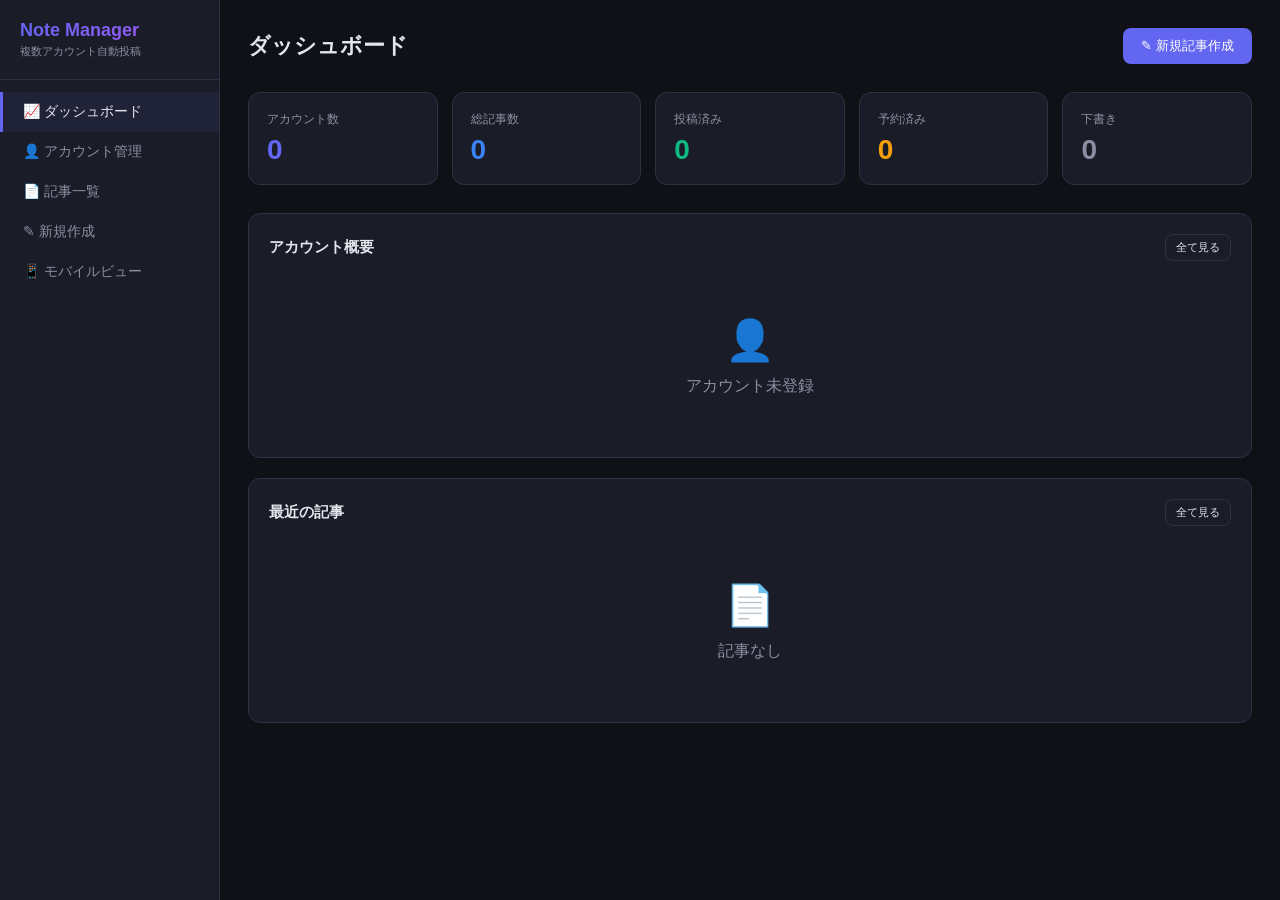
<file: note-manager.html>
<!DOCTYPE html>
<html lang="ja">
<head>
<meta charset="UTF-8">
<meta name="viewport" content="width=device-width, initial-scale=1.0">
<title>Note Manager - ダッシュボード</title>
<style>
:root{--bg:#0f1117;--bg2:#1a1d27;--bg3:#242833;--bd:#2d3142;--tx:#e4e6ed;--txd:#8b8fa3;--pri:#6366f1;--prih:#818cf8;--ok:#10b981;--warn:#f59e0b;--err:#ef4444;--info:#3b82f6;--r:12px}
*{margin:0;padding:0;box-sizing:border-box}
body{font-family:-apple-system,BlinkMacSystemFont,'Segoe UI','Hiragino Sans','Noto Sans JP',sans-serif;background:var(--bg);color:var(--tx);min-height:100vh}
a{color:var(--pri);text-decoration:none}
.app{display:flex;min-height:100vh}
.sidebar{width:220px;background:var(--bg2);border-right:1px solid var(--bd);padding:20px 0;position:fixed;top:0;left:0;height:100vh;overflow-y:auto;z-index:100;transition:transform .3s}
.sidebar .logo{padding:0 20px 20px;border-bottom:1px solid var(--bd);margin-bottom:12px}
.sidebar .logo h1{font-size:18px;background:linear-gradient(135deg,var(--pri),#a855f7);-webkit-background-clip:text;-webkit-text-fill-color:transparent}
.sidebar .logo small{color:var(--txd);font-size:11px}
.nav-i{display:flex;align-items:center;gap:10px;padding:11px 20px;color:var(--txd);cursor:pointer;border-left:3px solid transparent;transition:all .2s;font-size:14px}
.nav-i:hover,.nav-i.on{color:var(--tx);background:rgba(99,102,241,.08);border-left-color:var(--pri)}
.main{flex:1;margin-left:220px;padding:28px;max-width:1100px}
.hdr{display:flex;justify-content:space-between;align-items:center;margin-bottom:28px;flex-wrap:wrap;gap:12px}
.hdr h2{font-size:22px;font-weight:700}
.stats{display:grid;grid-template-columns:repeat(auto-fit,minmax(180px,1fr));gap:14px;margin-bottom:28px}
.st{background:var(--bg2);border:1px solid var(--bd);border-radius:var(--r);padding:18px}
.st .l{font-size:12px;color:var(--txd);margin-bottom:6px}
.st .v{font-size:28px;font-weight:700}
.card{background:var(--bg2);border:1px solid var(--bd);border-radius:var(--r);padding:20px;margin-bottom:20px}
.card-h{display:flex;justify-content:space-between;align-items:center;margin-bottom:16px}
.card-h h3{font-size:15px;font-weight:600}
table{width:100%;border-collapse:collapse;font-size:13px}
th{text-align:left;padding:10px 14px;color:var(--txd);font-weight:500;border-bottom:1px solid var(--bd);white-space:nowrap}
td{padding:12px 14px;border-bottom:1px solid var(--bd);vertical-align:middle}
tr:hover td{background:rgba(99,102,241,.03)}
.badge{display:inline-block;padding:3px 9px;border-radius:20px;font-size:11px;font-weight:500}
.b-ok{background:rgba(16,185,129,.15);color:var(--ok)}.b-w{background:rgba(245,158,11,.15);color:var(--warn)}.b-e{background:rgba(239,68,68,.15);color:var(--err)}.b-i{background:rgba(59,130,246,.15);color:var(--info)}.b-g{background:rgba(139,143,163,.15);color:var(--txd)}
.btn{display:inline-flex;align-items:center;gap:6px;padding:9px 18px;border-radius:8px;border:none;font-size:13px;font-weight:500;cursor:pointer;transition:all .2s;white-space:nowrap;font-family:inherit}
.btn-p{background:var(--pri);color:#fff}.btn-p:hover{background:var(--prih)}
.btn-ok{background:var(--ok);color:#fff}
.btn-w{background:var(--warn);color:#000}
.btn-e{background:var(--err);color:#fff}
.btn-o{background:transparent;border:1px solid var(--bd);color:var(--tx)}.btn-o:hover{border-color:var(--pri);color:var(--pri)}
.btn-g{background:transparent;color:var(--txd);padding:5px 10px}.btn-g:hover{color:var(--tx);background:rgba(255,255,255,.05)}
.btn-s{padding:5px 10px;font-size:11px}
.fg{margin-bottom:18px}
.fg label{display:block;font-size:12px;font-weight:500;color:var(--txd);margin-bottom:5px}
.fc{width:100%;padding:9px 12px;background:var(--bg3);border:1px solid var(--bd);border-radius:8px;color:var(--tx);font-size:13px;font-family:inherit;transition:border-color .2s}
.fc:focus{outline:none;border-color:var(--pri);box-shadow:0 0 0 3px rgba(99,102,241,.15)}
textarea.fc{min-height:180px;resize:vertical;line-height:1.7}
select.fc{appearance:none;background-image:url("data:image/svg+xml,%3Csvg xmlns='http://www.w3.org/2000/svg' viewBox='0 0 24 24' fill='%238b8fa3'%3E%3Cpath d='M7 10l5 5 5-5z'/%3E%3C/svg%3E");background-repeat:no-repeat;background-position:right 8px center;background-size:18px;padding-right:32px}
.fr{display:grid;grid-template-columns:1fr 1fr;gap:14px}
.fh{font-size:11px;color:var(--txd);margin-top:3px}
.toggle-w{display:flex;align-items:center;gap:10px}
.tog{position:relative;width:40px;height:22px}
.tog input{opacity:0;width:0;height:0}
.tog-s{position:absolute;inset:0;background:var(--bg3);border:1px solid var(--bd);border-radius:11px;cursor:pointer;transition:.3s}
.tog-s::before{content:"";position:absolute;width:16px;height:16px;left:2px;top:2px;background:#fff;border-radius:50%;transition:.3s}
.tog input:checked+.tog-s{background:var(--pri);border-color:var(--pri)}
.tog input:checked+.tog-s::before{transform:translateX(18px)}
.flash{padding:10px 16px;border-radius:8px;margin-bottom:16px;font-size:13px;display:flex;align-items:center;gap:8px;animation:fadeIn .3s}
.f-ok{background:rgba(16,185,129,.1);border:1px solid rgba(16,185,129,.3);color:var(--ok)}
.f-e{background:rgba(239,68,68,.1);border:1px solid rgba(239,68,68,.3);color:var(--err)}
.f-w{background:rgba(245,158,11,.1);border:1px solid rgba(245,158,11,.3);color:var(--warn)}
.modal-bg{position:fixed;inset:0;background:rgba(0,0,0,.6);display:flex;align-items:center;justify-content:center;z-index:1000;opacity:0;visibility:hidden;transition:all .3s}
.modal-bg.show{opacity:1;visibility:visible}
.modal{background:var(--bg2);border:1px solid var(--bd);border-radius:var(--r);padding:28px;max-width:520px;width:90%;transform:translateY(20px);transition:transform .3s}
.modal-bg.show .modal{transform:translateY(0)}
.modal h3{font-size:17px;margin-bottom:18px}
.el{display:grid;grid-template-columns:1fr 300px;gap:20px;align-items:start}
.el-side{position:sticky;top:28px}
.upload{border:2px dashed var(--bd);border-radius:var(--r);padding:20px;text-align:center;cursor:pointer;transition:all .2s;color:var(--txd)}
.upload:hover{border-color:var(--pri);color:var(--pri)}
.upload.has{border-style:solid;padding:0;overflow:hidden}
.upload img{width:100%;display:block}
.img-prev{display:flex;gap:6px;flex-wrap:wrap;margin-top:6px}
.img-prev div{width:56px;height:56px;border-radius:6px;overflow:hidden}
.img-prev img{width:100%;height:100%;object-fit:cover}
.paid-b{background:linear-gradient(135deg,#f59e0b,#ef4444);color:#fff;padding:2px 7px;border-radius:4px;font-size:10px;font-weight:600}
.acc-grid{display:grid;grid-template-columns:repeat(auto-fill,minmax(300px,1fr));gap:14px}
.acc-c{background:var(--bg2);border:1px solid var(--bd);border-radius:var(--r);padding:18px;display:flex;flex-direction:column;gap:12px}
.acc-c .name{font-size:15px;font-weight:600}
.acc-c .email{font-size:12px;color:var(--txd)}
.acc-c .meta{display:flex;gap:14px;font-size:12px;color:var(--txd)}
.acc-acts{display:flex;gap:6px;flex-wrap:wrap}
.src-btn{display:inline-flex;align-items:center;gap:6px;padding:8px 14px;background:var(--bg3);border:2px solid var(--bd);border-radius:8px;cursor:pointer;transition:all .2s;font-size:13px;color:var(--tx)}
.src-btn.on{border-color:var(--pri);background:rgba(99,102,241,.1)}
.src-btn input{display:none}
.filter{display:flex;gap:10px;margin-bottom:20px;flex-wrap:wrap;align-items:center}
.filter select{padding:7px 32px 7px 10px;background:var(--bg3);border:1px solid var(--bd);border-radius:8px;color:var(--tx);font-size:12px;appearance:none;background-image:url("data:image/svg+xml,%3Csvg xmlns='http://www.w3.org/2000/svg' viewBox='0 0 24 24' fill='%238b8fa3'%3E%3Cpath d='M7 10l5 5 5-5z'/%3E%3C/svg%3E");background-repeat:no-repeat;background-position:right 6px center;background-size:16px}
.empty{text-align:center;padding:40px 20px;color:var(--txd)}
.empty .ic{font-size:40px;margin-bottom:12px}
.char-c{text-align:right;font-size:11px;color:var(--txd);margin-top:3px}
.char-c.ok{color:var(--ok)}.char-c.w{color:var(--warn)}.char-c.e{color:var(--err)}
.ss{margin-bottom:28px}
.ss h4{font-size:14px;font-weight:600;margin-bottom:14px;padding-bottom:6px;border-bottom:1px solid var(--bd)}
.mob-t{display:none;position:fixed;top:12px;left:12px;z-index:200;background:var(--bg2);border:1px solid var(--bd);color:var(--tx);width:36px;height:36px;border-radius:8px;font-size:18px;cursor:pointer;align-items:center;justify-content:center}
.tab-list{display:flex;gap:0;border-bottom:1px solid var(--bd);margin-bottom:16px}
.tab-i{padding:10px 20px;cursor:pointer;font-size:13px;color:var(--txd);border-bottom:2px solid transparent;transition:all .2s}
.tab-i.on{color:var(--pri);border-bottom-color:var(--pri)}
.tab-c{display:none}.tab-c.on{display:block}
.freq-label{font-size:12px;color:var(--txd)}
@keyframes fadeIn{from{opacity:0;transform:translateY(-8px)}to{opacity:1;transform:translateY(0)}}
@media(max-width:768px){.mob-t{display:flex}.sidebar{transform:translateX(-100%)}.sidebar.open{transform:translateX(0)}.main{margin-left:0;padding:56px 14px 20px}.stats{grid-template-columns:1fr 1fr}.el{grid-template-columns:1fr}.el-side{position:static}.fr{grid-template-columns:1fr}.hdr{flex-direction:column;align-items:flex-start}.acc-grid{grid-template-columns:1fr}}
::-webkit-scrollbar{width:5px}::-webkit-scrollbar-track{background:transparent}::-webkit-scrollbar-thumb{background:var(--bd);border-radius:3px}
</style>
</head>
<body>
<div class="app">
<button class="mob-t" onclick="document.querySelector('.sidebar').classList.toggle('open')">&#9776;</button>
<aside class="sidebar">
<div class="logo"><h1>Note Manager</h1><small>複数アカウント自動投稿</small></div>
<nav>
<div class="nav-i on" onclick="showPage('dashboard')">&#128200; ダッシュボード</div>
<div class="nav-i" onclick="showPage('accounts')">&#128100; アカウント管理</div>
<div class="nav-i" onclick="showPage('articles')">&#128196; 記事一覧</div>
<div class="nav-i" onclick="showPage('editor')">&#9998; 新規作成</div>
<a class="nav-i" href="note-mobile.html">&#128241; モバイルビュー</a>
</nav>
</aside>
<main class="main">
<div id="flash-area"></div>

<!-- ========== DASHBOARD ========== -->
<div id="page-dashboard" class="page">
<div class="hdr"><h2>ダッシュボード</h2><button class="btn btn-p" onclick="showPage('editor')">&#9998; 新規記事作成</button></div>
<div class="stats">
<div class="st"><div class="l">アカウント数</div><div class="v" style="color:var(--pri)" id="s-acc">0</div></div>
<div class="st"><div class="l">総記事数</div><div class="v" style="color:var(--info)" id="s-art">0</div></div>
<div class="st"><div class="l">投稿済み</div><div class="v" style="color:var(--ok)" id="s-pub">0</div></div>
<div class="st"><div class="l">予約済み</div><div class="v" style="color:var(--warn)" id="s-sch">0</div></div>
<div class="st"><div class="l">下書き</div><div class="v" style="color:var(--txd)" id="s-dra">0</div></div>
</div>
<div class="card"><div class="card-h"><h3>アカウント概要</h3><button class="btn btn-o btn-s" onclick="showPage('accounts')">全て見る</button></div><div id="dash-accounts"></div></div>
<div class="card"><div class="card-h"><h3>最近の記事</h3><button class="btn btn-o btn-s" onclick="showPage('articles')">全て見る</button></div><div id="dash-articles"></div></div>
</div>

<!-- ========== ACCOUNTS ========== -->
<div id="page-accounts" class="page" style="display:none">
<div class="hdr"><h2>アカウント管理</h2><button class="btn btn-p" onclick="openModal('m-add-acc')">&#10133; アカウント追加</button></div>
<div id="acc-list" class="acc-grid"></div>
</div>

<!-- ========== ACCOUNT SETTINGS ========== -->
<div id="page-acc-settings" class="page" style="display:none">
<div class="hdr"><h2 id="acc-set-title">アカウント設定</h2><button class="btn btn-o btn-s" onclick="showPage('accounts')">&#8592; 戻る</button></div>
<form id="acc-set-form" onsubmit="saveAccSettings(event)">
<input type="hidden" id="as-id">
<div class="card"><div class="ss"><h4>&#127912; コンテンツ設定</h4>
<div class="fg"><label>テーマ / ジャンル</label><input class="fc" id="as-theme" placeholder="例: プログラミング、投資、美容"></div>
<div class="fg"><label>デフォルトタグ</label><input class="fc" id="as-tags" placeholder="カンマ区切り"></div>
<div class="fg"><label>文章のトーン</label><input class="fc" id="as-tone" placeholder="例: カジュアル、専門的"></div>
<div class="fg"><label>ターゲット読者</label><input class="fc" id="as-audience" placeholder="例: エンジニア初心者"></div>
</div></div>
<div class="card"><div class="ss"><h4>&#128221; 文字数設定</h4>
<div class="fr"><div class="fg"><label>最小文字数</label><input type="number" class="fc" id="as-minc" value="1000" min="100" step="100"></div>
<div class="fg"><label>最大文字数</label><input type="number" class="fc" id="as-maxc" value="5000" min="500" step="100"></div></div>
</div></div>
<div class="card"><div class="ss"><h4>&#128176; 価格設定</h4>
<div class="fg"><label>デフォルト価格（円）</label><input type="number" class="fc" id="as-defprice" value="0" min="0" max="50000" step="100"><div class="fh">0 = 無料記事がデフォルト</div></div>
<div class="fr"><div class="fg"><label>最小価格</label><input type="number" class="fc" id="as-minp" value="100" min="100" max="50000" step="100"></div>
<div class="fg"><label>最大価格</label><input type="number" class="fc" id="as-maxp" value="1000" min="100" max="50000" step="100"></div></div>
</div></div>
<div class="card"><div class="ss"><h4>&#128269; 情報ソース</h4>
<p style="font-size:12px;color:var(--txd);margin-bottom:12px">リサーチする情報ソースを選択</p>
<div style="display:flex;flex-wrap:wrap;gap:8px" id="as-sources">
<label class="src-btn" data-src="google"><input type="checkbox" value="google">&#128270; Google</label>
<label class="src-btn" data-src="youtube"><input type="checkbox" value="youtube">&#9654; YouTube</label>
<label class="src-btn" data-src="news"><input type="checkbox" value="news">&#128240; ニュース</label>
<label class="src-btn" data-src="wikipedia"><input type="checkbox" value="wikipedia">&#128214; Wikipedia</label>
<label class="src-btn" data-src="twitter"><input type="checkbox" value="twitter">&#128038; X</label>
<label class="src-btn" data-src="academic"><input type="checkbox" value="academic">&#127891; 学術論文</label>
</div></div></div>
<div class="card"><div class="ss"><h4>&#128248; 画像設定</h4>
<div class="fg"><div class="toggle-w"><label class="tog"><input type="checkbox" id="as-autocover"><span class="tog-s"></span></label><span>表紙画像を自動生成</span></div></div>
</div></div>
<div class="card"><div class="ss"><h4>&#128197; 投稿スケジュール</h4>
<div class="fg"><label>投稿頻度</label><select class="fc" id="as-freq">
<option value="daily">毎日</option><option value="every_other_day">1日おき</option><option value="weekdays">平日のみ</option>
<option value="weekly">週1回</option><option value="biweekly">隔週</option><option value="monthly">月1回</option>
</select></div>
</div></div>
<div style="display:flex;gap:10px;justify-content:flex-end"><button type="button" class="btn btn-o" onclick="showPage('accounts')">キャンセル</button><button type="submit" class="btn btn-p">&#128190; 保存</button></div>
</form>
</div>

<!-- ========== ARTICLES ========== -->
<div id="page-articles" class="page" style="display:none">
<div class="hdr"><h2>&#128196; 記事一覧</h2><button class="btn btn-p" onclick="showPage('editor')">&#9998; 新規作成</button></div>
<div class="filter">
<select id="fil-status" onchange="renderArticles()"><option value="all">全ステータス</option><option value="draft">下書き</option><option value="scheduled">予約済み</option><option value="published">投稿完了</option><option value="error">エラー</option></select>
<select id="fil-acc" onchange="renderArticles()"><option value="all">全アカウント</option></select>
</div>
<div id="art-list"></div>
</div>

<!-- ========== EDITOR ========== -->
<div id="page-editor" class="page" style="display:none">
<div class="hdr"><h2 id="ed-title">&#9998; 新規記事作成</h2><button class="btn btn-o btn-s" onclick="showPage('articles')">&#8592; 記事一覧</button></div>
<div class="el">
<div>
<div class="card">
<div class="fg"><label>投稿アカウント</label><select class="fc" id="ed-acc" onchange="onEdAccChange()"></select></div>
<div class="fg"><label>タイトル</label><input class="fc" id="ed-tit" placeholder="記事のタイトル" required></div>
<div class="fg"><label>本文</label><textarea class="fc" id="ed-body" placeholder="# 見出し&#10;&#10;本文テキスト...&#10;&#10;![画像の説明](URL)"></textarea><div class="char-c" id="ed-cc">0 文字</div></div>
<div class="fg"><label>タグ（カンマ区切り）</label><input class="fc" id="ed-tags" placeholder="例: プログラミング, Python, AI"></div>
</div>
<div class="card">
<div class="fg"><div class="toggle-w"><label class="tog"><input type="checkbox" id="ed-paid" onchange="document.getElementById('ed-paid-s').style.display=this.checked?'block':'none'"><span class="tog-s"></span></label><span style="font-weight:600">&#128176; 有料記事にする</span></div></div>
<div id="ed-paid-s" style="display:none">
<div class="fg"><label>価格（円）</label><input type="number" class="fc" id="ed-price" value="0" min="100" max="50000" step="100"><div class="fh">100円〜50,000円</div></div>
<div class="fg"><label>無料公開部分</label><textarea class="fc" id="ed-free" style="min-height:100px" placeholder="有料記事の無料で読める部分..."></textarea></div>
</div>
</div>
</div>
<div class="el-side">
<div class="card"><h3 style="font-size:13px;margin-bottom:10px">&#128248; 表紙画像</h3>
<div class="upload" id="ed-cover-zone" onclick="document.getElementById('ed-cover-f').click()">
<div style="padding:16px 0"><div style="font-size:28px;margin-bottom:6px">&#128247;</div><div style="font-size:12px">クリックで選択</div></div>
</div><input type="file" id="ed-cover-f" accept="image/*" style="display:none" onchange="previewCover(this)"></div>
<div class="card"><h3 style="font-size:13px;margin-bottom:10px">&#128444; 記事内画像</h3>
<div class="upload" onclick="document.getElementById('ed-imgs-f').click()"><div style="padding:10px 0"><div style="font-size:20px">&#10133;</div><div style="font-size:12px">画像を追加</div></div></div>
<input type="file" id="ed-imgs-f" accept="image/*" multiple style="display:none" onchange="previewImgs(this)">
<div class="img-prev" id="ed-imgs-prev"></div>
</div>
<div class="card"><h3 style="font-size:13px;margin-bottom:10px">&#128640; 投稿アクション</h3>
<input type="hidden" id="ed-id">
<button type="button" class="btn btn-o" style="width:100%;margin-bottom:6px;justify-content:center" onclick="saveArt('draft')">&#128190; 下書き保存</button>
<div class="fg" style="margin-top:10px"><label>予約日時</label><input type="datetime-local" class="fc" id="ed-sched"></div>
<button type="button" class="btn btn-w" style="width:100%;margin-bottom:6px;justify-content:center" onclick="saveArt('scheduled')">&#128197; 予約投稿</button>
<button type="button" class="btn btn-ok" style="width:100%;justify-content:center" onclick="saveArt('published')">&#128640; 今すぐ投稿</button>
</div>
</div>
</div>
</div>

</main>
</div>

<!-- Add Account Modal -->
<div id="m-add-acc" class="modal-bg" onclick="if(event.target===this)closeModal('m-add-acc')">
<div class="modal"><h3>&#128100; アカウント追加</h3>
<div class="fg"><label>アカウント名（管理用）</label><input class="fc" id="na-name" placeholder="例: メインアカウント"></div>
<div class="fg"><label>note.com メールアドレス</label><input type="email" class="fc" id="na-email" placeholder="example@email.com"></div>
<div class="fg"><label>note.com パスワード</label><input type="password" class="fc" id="na-pass"><div class="fh">ローカルに暗号化保存されます</div></div>
<div style="display:flex;gap:10px;justify-content:flex-end;margin-top:20px"><button class="btn btn-o" onclick="closeModal('m-add-acc')">キャンセル</button><button class="btn btn-p" onclick="addAccount()">追加</button></div>
</div></div>

<script>
// ─── Data Layer (localStorage) ───
const DB_KEY = 'note_manager_data';
function loadDB() {
    const d = localStorage.getItem(DB_KEY);
    return d ? JSON.parse(d) : { accounts: [], articles: [], nextAccId: 1, nextArtId: 1 };
}
function saveDB(db) { localStorage.setItem(DB_KEY, JSON.stringify(db)); }

// ─── Page Navigation ───
let currentPage = 'dashboard';
function showPage(p, opts) {
    document.querySelectorAll('.page').forEach(el => el.style.display = 'none');
    document.getElementById('page-' + p).style.display = 'block';
    document.querySelectorAll('.nav-i').forEach(el => el.classList.remove('on'));
    const navMap = { dashboard: 0, accounts: 1, articles: 2, editor: 3 };
    if (navMap[p] !== undefined) document.querySelectorAll('.nav-i')[navMap[p]].classList.add('on');
    document.querySelector('.sidebar').classList.remove('open');
    currentPage = p;
    if (p === 'dashboard') renderDashboard();
    else if (p === 'accounts') renderAccounts();
    else if (p === 'articles') renderArticles();
    else if (p === 'editor') initEditor(opts);
    else if (p === 'acc-settings') initAccSettings(opts);
}

// ─── Flash ───
function flash(msg, type = 'ok') {
    const el = document.createElement('div');
    el.className = 'flash f-' + type;
    el.textContent = msg;
    document.getElementById('flash-area').prepend(el);
    setTimeout(() => { el.style.opacity = '0'; setTimeout(() => el.remove(), 300); }, 4000);
}

// ─── Modal ───
function openModal(id) { document.getElementById(id).classList.add('show'); }
function closeModal(id) { document.getElementById(id).classList.remove('show'); }

// ─── Dashboard ───
function renderDashboard() {
    const db = loadDB();
    const arts = db.articles;
    document.getElementById('s-acc').textContent = db.accounts.length;
    document.getElementById('s-art').textContent = arts.length;
    document.getElementById('s-pub').textContent = arts.filter(a => a.status === 'published').length;
    document.getElementById('s-sch').textContent = arts.filter(a => a.status === 'scheduled').length;
    document.getElementById('s-dra').textContent = arts.filter(a => a.status === 'draft').length;

    // Accounts table
    let h = '';
    if (db.accounts.length) {
        h = '<table><thead><tr><th>アカウント</th><th>テーマ</th><th>記事数</th><th>投稿済</th><th>頻度</th><th>状態</th></tr></thead><tbody>';
        db.accounts.forEach(a => {
            const cnt = arts.filter(x => x.accId === a.id).length;
            const pub = arts.filter(x => x.accId === a.id && x.status === 'published').length;
            const freq = {daily:'毎日',every_other_day:'1日おき',weekdays:'平日',weekly:'週1',biweekly:'隔週',monthly:'月1'}[a.freq] || a.freq;
            h += `<tr><td><strong>${esc(a.name)}</strong><div style="font-size:11px;color:var(--txd)">${esc(a.email)}</div></td><td>${esc(a.theme||'未設定')}</td><td>${cnt}</td><td>${pub}</td><td><span class="freq-label">${freq}</span></td><td><span class="badge b-ok">登録済</span></td></tr>`;
        });
        h += '</tbody></table>';
    } else { h = '<div class="empty"><div class="ic">&#128100;</div><p>アカウント未登録</p></div>'; }
    document.getElementById('dash-accounts').innerHTML = h;

    // Recent articles
    let ah = '';
    const recent = arts.slice(-10).reverse();
    if (recent.length) {
        ah = '<table><thead><tr><th>タイトル</th><th>アカウント</th><th>種類</th><th>ステータス</th><th>日時</th><th></th></tr></thead><tbody>';
        recent.forEach(a => {
            const acc = db.accounts.find(x => x.id === a.accId);
            const sc = statusColor(a.status);
            ah += `<tr><td><strong>${esc(a.title||'(無題)')}</strong></td><td>${esc(acc?.name||'?')}</td><td>${a.isPaid?'<span class="paid-b">¥'+a.price+'</span>':'<span style="font-size:11px;color:var(--txd)">無料</span>'}</td><td><span class="badge" style="background:${sc}22;color:${sc}">${statusLabel(a.status)}</span></td><td style="font-size:12px;color:var(--txd)">${a.date||'-'}</td><td><button class="btn btn-g btn-s" onclick="editArticle(${a.id})">編集</button></td></tr>`;
        });
        ah += '</tbody></table>';
    } else { ah = '<div class="empty"><div class="ic">&#128196;</div><p>記事なし</p></div>'; }
    document.getElementById('dash-articles').innerHTML = ah;
}

// ─── Accounts ───
function renderAccounts() {
    const db = loadDB();
    let h = '';
    if (db.accounts.length) {
        db.accounts.forEach(a => {
            const arts = db.articles.filter(x => x.accId === a.id);
            const pub = arts.filter(x => x.status === 'published').length;
            const freq = {daily:'毎日',every_other_day:'1日おき',weekdays:'平日',weekly:'週1',biweekly:'隔週',monthly:'月1'}[a.freq]||a.freq;
            h += `<div class="acc-c"><div style="display:flex;justify-content:space-between;align-items:flex-start"><div><div class="name">${esc(a.name)}</div><div class="email">${esc(a.email)}</div></div><span class="badge b-ok">登録済</span></div>`;
            h += `<div style="font-size:12px;color:var(--txd)">`;
            if(a.theme) h += `<div>&#127912; テーマ: <strong style="color:var(--tx)">${esc(a.theme)}</strong></div>`;
            h += `<div>&#128221; 文字数: ${a.minChars||1000}〜${a.maxChars||5000}文字</div>`;
            if(a.defPrice>0) h += `<div>&#128176; 価格帯: ¥${a.minPrice||100}〜¥${a.maxPrice||1000} (標準: ¥${a.defPrice})</div>`;
            h += `<div>&#128197; 頻度: ${freq}</div></div>`;
            h += `<div class="meta"><span>&#128196; ${arts.length}記事</span><span>&#9989; ${pub}投稿</span></div>`;
            h += `<div class="acc-acts"><button class="btn btn-o btn-s" onclick="showPage('acc-settings',{id:${a.id}})">&#9881; 設定</button><button class="btn btn-g btn-s" style="color:var(--err)" onclick="delAccount(${a.id})">&#128465; 削除</button></div></div>`;
        });
    } else { h = '<div class="card"><div class="empty"><div class="ic">&#128100;</div><p>アカウント未登録</p><button class="btn btn-p" onclick="openModal(\'m-add-acc\')">追加</button></div></div>'; }
    document.getElementById('acc-list').innerHTML = h;
}

function addAccount() {
    const name = document.getElementById('na-name').value.trim();
    const email = document.getElementById('na-email').value.trim();
    const pass = document.getElementById('na-pass').value;
    if (!name || !email || !pass) { flash('すべて入力してください', 'e'); return; }
    const db = loadDB();
    if (db.accounts.find(a => a.email === email)) { flash('このメールは登録済み', 'e'); return; }
    db.accounts.push({ id: db.nextAccId++, name, email, pass: btoa(pass), theme:'', tags:'', tone:'', audience:'', minChars:1000, maxChars:5000, defPrice:0, minPrice:100, maxPrice:1000, sources:'google,youtube', autoCover:true, freq:'daily' });
    saveDB(db);
    closeModal('m-add-acc');
    document.getElementById('na-name').value = '';
    document.getElementById('na-email').value = '';
    document.getElementById('na-pass').value = '';
    flash('アカウントを追加しました');
    renderAccounts();
}

function delAccount(id) {
    if (!confirm('このアカウントを削除しますか？')) return;
    const db = loadDB();
    db.accounts = db.accounts.filter(a => a.id !== id);
    db.articles = db.articles.filter(a => a.accId !== id);
    saveDB(db);
    flash('削除しました');
    renderAccounts();
}

// ─── Account Settings ───
function initAccSettings(opts) {
    const db = loadDB();
    const a = db.accounts.find(x => x.id === opts?.id);
    if (!a) return showPage('accounts');
    document.getElementById('acc-set-title').textContent = '⚙ ' + a.name + ' の設定';
    document.getElementById('as-id').value = a.id;
    document.getElementById('as-theme').value = a.theme || '';
    document.getElementById('as-tags').value = a.tags || '';
    document.getElementById('as-tone').value = a.tone || '';
    document.getElementById('as-audience').value = a.audience || '';
    document.getElementById('as-minc').value = a.minChars || 1000;
    document.getElementById('as-maxc').value = a.maxChars || 5000;
    document.getElementById('as-defprice').value = a.defPrice || 0;
    document.getElementById('as-minp').value = a.minPrice || 100;
    document.getElementById('as-maxp').value = a.maxPrice || 1000;
    document.getElementById('as-autocover').checked = a.autoCover !== false;
    document.getElementById('as-freq').value = a.freq || 'daily';
    const srcs = (a.sources || '').split(',');
    document.querySelectorAll('#as-sources .src-btn').forEach(btn => {
        const cb = btn.querySelector('input');
        cb.checked = srcs.includes(cb.value);
        btn.classList.toggle('on', cb.checked);
        cb.onchange = () => btn.classList.toggle('on', cb.checked);
    });
}

function saveAccSettings(e) {
    e.preventDefault();
    const db = loadDB();
    const id = parseInt(document.getElementById('as-id').value);
    const a = db.accounts.find(x => x.id === id);
    if (!a) return;
    a.theme = document.getElementById('as-theme').value;
    a.tags = document.getElementById('as-tags').value;
    a.tone = document.getElementById('as-tone').value;
    a.audience = document.getElementById('as-audience').value;
    a.minChars = parseInt(document.getElementById('as-minc').value);
    a.maxChars = parseInt(document.getElementById('as-maxc').value);
    a.defPrice = parseInt(document.getElementById('as-defprice').value);
    a.minPrice = parseInt(document.getElementById('as-minp').value);
    a.maxPrice = parseInt(document.getElementById('as-maxp').value);
    a.autoCover = document.getElementById('as-autocover').checked;
    a.freq = document.getElementById('as-freq').value;
    const srcs = [];
    document.querySelectorAll('#as-sources .src-btn input:checked').forEach(cb => srcs.push(cb.value));
    a.sources = srcs.join(',');
    saveDB(db);
    flash('設定を保存しました');
}

// ─── Articles ───
function renderArticles() {
    const db = loadDB();
    const sf = document.getElementById('fil-status').value;
    const af = document.getElementById('fil-acc').value;

    // Populate account filter
    const accSel = document.getElementById('fil-acc');
    const curVal = accSel.value;
    accSel.innerHTML = '<option value="all">全アカウント</option>';
    db.accounts.forEach(a => { accSel.innerHTML += `<option value="${a.id}">${esc(a.name)}</option>`; });
    accSel.value = curVal || 'all';

    let arts = db.articles.slice().reverse();
    if (sf !== 'all') arts = arts.filter(a => a.status === sf);
    if (af !== 'all') arts = arts.filter(a => a.accId === parseInt(af));

    let h = '';
    if (arts.length) {
        h = '<div class="card" style="padding:0"><table><thead><tr><th>タイトル</th><th>アカウント</th><th>種類</th><th>ステータス</th><th>日時</th><th>操作</th></tr></thead><tbody>';
        arts.forEach(a => {
            const acc = db.accounts.find(x => x.id === a.accId);
            const sc = statusColor(a.status);
            const tags = (a.tags||'').split(',').filter(t=>t.trim()).slice(0,3).map(t=>`<span style="font-size:10px;color:var(--txd);background:var(--bg3);padding:1px 5px;border-radius:3px">#${esc(t.trim())}</span>`).join(' ');
            h += `<tr><td><div style="max-width:260px"><strong>${esc(a.title||'(無題)')}</strong>${tags?'<div style="margin-top:3px">'+tags+'</div>':''}</div></td><td style="white-space:nowrap">${esc(acc?.name||'?')}</td><td>${a.isPaid?'<span class="paid-b">¥'+a.price+'</span>':'<span style="font-size:11px;color:var(--txd)">無料</span>'}</td><td><span class="badge" style="background:${sc}22;color:${sc}">${statusLabel(a.status)}</span></td><td style="font-size:12px;color:var(--txd);white-space:nowrap">${a.date||'-'}</td><td style="white-space:nowrap"><button class="btn btn-g btn-s" onclick="editArticle(${a.id})">編集</button> <button class="btn btn-g btn-s" style="color:var(--err)" onclick="delArticle(${a.id})">&#128465;</button></td></tr>`;
        });
        h += '</tbody></table></div>';
    } else { h = '<div class="card"><div class="empty"><div class="ic">&#128196;</div><p>記事なし</p><button class="btn btn-p btn-s" onclick="showPage(\'editor\')">作成</button></div></div>'; }
    document.getElementById('art-list').innerHTML = h;
}

// ─── Editor ───
function initEditor(opts) {
    const db = loadDB();
    const accSel = document.getElementById('ed-acc');
    accSel.innerHTML = '<option value="">-- アカウントを選択 --</option>';
    db.accounts.forEach(a => {
        accSel.innerHTML += `<option value="${a.id}" data-tags="${esc(a.tags||'')}" data-price="${a.defPrice||0}" data-minc="${a.minChars||1000}" data-maxc="${a.maxChars||5000}">${esc(a.name)}${a.theme?' ('+esc(a.theme)+')':''}</option>`;
    });

    if (opts?.id) {
        const art = db.articles.find(a => a.id === opts.id);
        if (art) {
            document.getElementById('ed-title').textContent = '&#9998; 記事編集';
            document.getElementById('ed-id').value = art.id;
            document.getElementById('ed-acc').value = art.accId;
            document.getElementById('ed-tit').value = art.title || '';
            document.getElementById('ed-body').value = art.body || '';
            document.getElementById('ed-tags').value = art.tags || '';
            document.getElementById('ed-paid').checked = art.isPaid;
            document.getElementById('ed-paid-s').style.display = art.isPaid ? 'block' : 'none';
            document.getElementById('ed-price').value = art.price || 0;
            document.getElementById('ed-free').value = art.freePart || '';
            document.getElementById('ed-sched').value = art.schedAt || '';
            updateCC();
            return;
        }
    }
    // New article
    document.getElementById('ed-title').innerHTML = '&#9998; 新規記事作成';
    document.getElementById('ed-id').value = '';
    document.getElementById('ed-tit').value = '';
    document.getElementById('ed-body').value = '';
    document.getElementById('ed-tags').value = '';
    document.getElementById('ed-paid').checked = false;
    document.getElementById('ed-paid-s').style.display = 'none';
    document.getElementById('ed-price').value = 0;
    document.getElementById('ed-free').value = '';
    document.getElementById('ed-sched').value = '';
    document.getElementById('ed-cover-zone').innerHTML = '<div style="padding:16px 0"><div style="font-size:28px;margin-bottom:6px">&#128247;</div><div style="font-size:12px">クリックで選択</div></div>';
    document.getElementById('ed-cover-zone').classList.remove('has');
    document.getElementById('ed-imgs-prev').innerHTML = '';
    updateCC();
}

function onEdAccChange() {
    const opt = document.getElementById('ed-acc').selectedOptions[0];
    if (!opt) return;
    const tags = document.getElementById('ed-tags');
    const price = document.getElementById('ed-price');
    if (!tags.value) tags.value = opt.dataset.tags || '';
    if (price.value === '0') price.value = opt.dataset.price || '0';
    updateCC();
}

function updateCC() {
    const body = document.getElementById('ed-body');
    const cc = document.getElementById('ed-cc');
    const opt = document.getElementById('ed-acc').selectedOptions[0];
    const minC = parseInt(opt?.dataset?.minc || '1000');
    const maxC = parseInt(opt?.dataset?.maxc || '5000');
    const len = body.value.length;
    cc.textContent = len.toLocaleString() + ' 文字';
    cc.className = 'char-c';
    if (len < minC) { cc.classList.add('w'); cc.textContent += ` (最小 ${minC.toLocaleString()})`; }
    else if (len > maxC) { cc.classList.add('e'); cc.textContent += ` (超過)`; }
    else { cc.classList.add('ok'); }
}
document.addEventListener('input', e => { if (e.target.id === 'ed-body') updateCC(); });

function saveArt(status) {
    const accId = parseInt(document.getElementById('ed-acc').value);
    if (!accId) { flash('アカウントを選択してください', 'e'); return; }
    const title = document.getElementById('ed-tit').value.trim();
    if (!title) { flash('タイトルを入力してください', 'e'); return; }
    if (status === 'scheduled' && !document.getElementById('ed-sched').value) { flash('予約日時を指定してください', 'e'); return; }

    const db = loadDB();
    const artId = document.getElementById('ed-id').value;
    const now = new Date().toLocaleString('ja-JP');

    const data = {
        accId,
        title,
        body: document.getElementById('ed-body').value,
        tags: document.getElementById('ed-tags').value,
        isPaid: document.getElementById('ed-paid').checked,
        price: parseInt(document.getElementById('ed-price').value) || 0,
        freePart: document.getElementById('ed-free').value,
        status,
        schedAt: document.getElementById('ed-sched').value,
        date: now,
    };

    if (artId) {
        const idx = db.articles.findIndex(a => a.id === parseInt(artId));
        if (idx >= 0) { db.articles[idx] = { ...db.articles[idx], ...data }; }
    } else {
        data.id = db.nextArtId++;
        db.articles.push(data);
    }
    saveDB(db);

    const msgs = { draft: '下書きを保存しました', scheduled: '予約投稿を設定しました', published: '記事を投稿しました！' };
    flash(msgs[status] || '保存しました');
    showPage('articles');
}

function editArticle(id) { showPage('editor', { id }); }

function delArticle(id) {
    if (!confirm('この記事を削除しますか？')) return;
    const db = loadDB();
    db.articles = db.articles.filter(a => a.id !== id);
    saveDB(db);
    flash('削除しました');
    renderArticles();
}

// ─── Image Preview ───
function previewCover(input) {
    if (!input.files[0]) return;
    const reader = new FileReader();
    reader.onload = e => {
        const z = document.getElementById('ed-cover-zone');
        z.innerHTML = `<img src="${e.target.result}" alt="表紙">`;
        z.classList.add('has');
    };
    reader.readAsDataURL(input.files[0]);
}
function previewImgs(input) {
    const list = document.getElementById('ed-imgs-prev');
    list.innerHTML = '';
    Array.from(input.files).forEach(f => {
        const reader = new FileReader();
        reader.onload = e => { list.innerHTML += `<div><img src="${e.target.result}"></div>`; };
        reader.readAsDataURL(f);
    });
}

// ─── Helpers ───
function esc(s) { const d = document.createElement('div'); d.textContent = s; return d.innerHTML; }
function statusLabel(s) { return {draft:'下書き',scheduled:'予約済み',publishing:'投稿中',published:'投稿完了',error:'エラー'}[s]||s; }
function statusColor(s) { return {draft:'#6b7280',scheduled:'#f59e0b',publishing:'#3b82f6',published:'#10b981',error:'#ef4444'}[s]||'#6b7280'; }

// Init
renderDashboard();
</script>
</body>
</html>
</file>
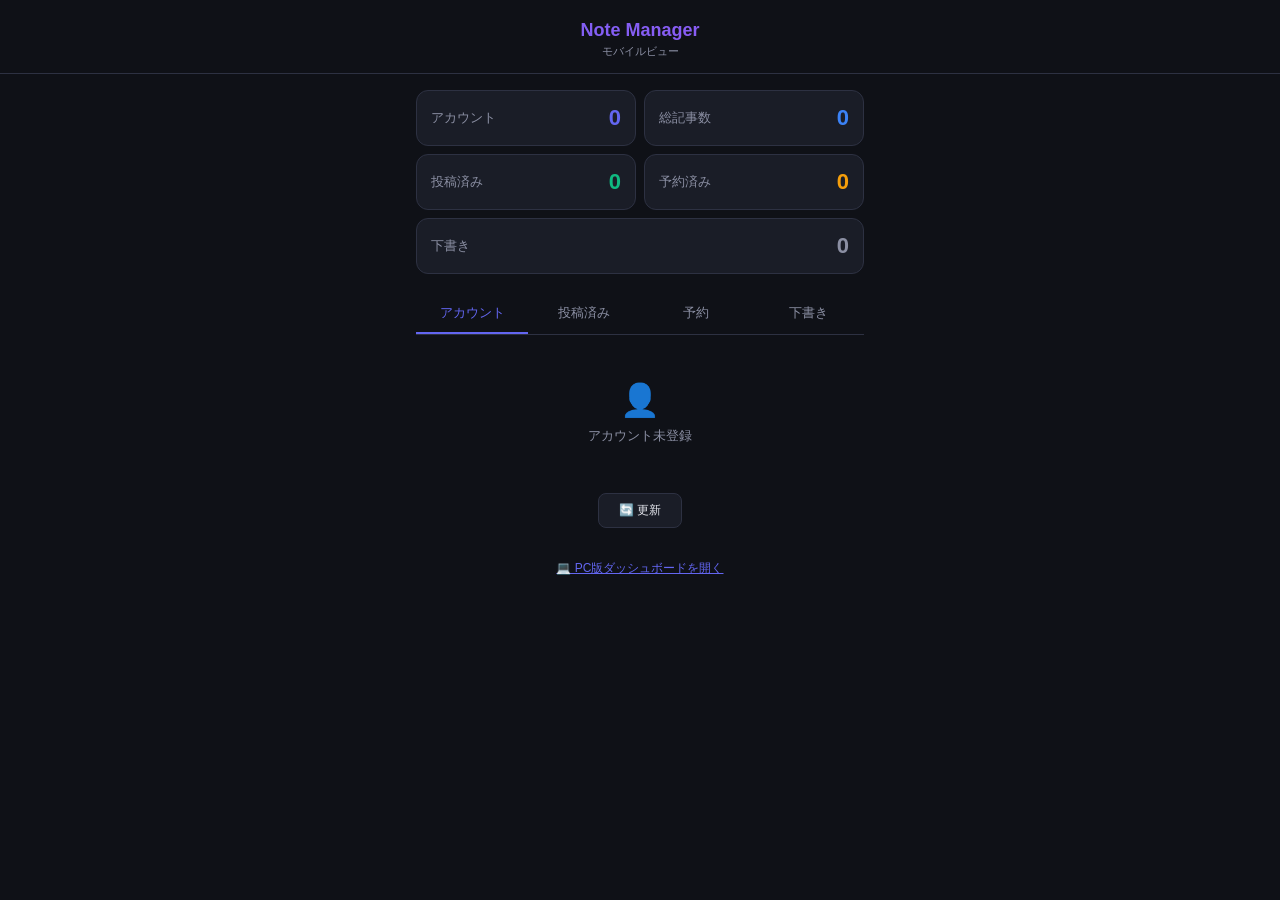
<file: note-mobile.html>
<!DOCTYPE html>
<html lang="ja">
<head>
<meta charset="UTF-8">
<meta name="viewport" content="width=device-width, initial-scale=1.0, user-scalable=no">
<meta name="apple-mobile-web-app-capable" content="yes">
<meta name="apple-mobile-web-app-status-bar-style" content="black-translucent">
<title>Note Manager - Mobile</title>
<style>
:root{--bg:#0f1117;--bg2:#1a1d27;--bg3:#242833;--bd:#2d3142;--tx:#e4e6ed;--txd:#8b8fa3;--pri:#6366f1;--ok:#10b981;--warn:#f59e0b;--err:#ef4444;--info:#3b82f6}
*{margin:0;padding:0;box-sizing:border-box}
body{font-family:-apple-system,BlinkMacSystemFont,'Segoe UI','Hiragino Sans','Noto Sans JP',sans-serif;background:var(--bg);color:var(--tx);min-height:100vh;-webkit-font-smoothing:antialiased}
.header{padding:20px 16px 14px;text-align:center;border-bottom:1px solid var(--bd)}
.header h1{font-size:18px;background:linear-gradient(135deg,var(--pri),#a855f7);-webkit-background-clip:text;-webkit-text-fill-color:transparent}
.header small{color:var(--txd);font-size:11px}
.wrap{padding:16px;max-width:480px;margin:0 auto}
.stats{display:grid;grid-template-columns:1fr 1fr;gap:8px;margin-bottom:20px}
.stat{background:var(--bg2);border:1px solid var(--bd);border-radius:12px;padding:14px;display:flex;justify-content:space-between;align-items:center}
.stat .l{font-size:13px;color:var(--txd)}
.stat .v{font-size:22px;font-weight:700}
.stat.wide{grid-column:1/-1}
.tabs{display:flex;border-bottom:1px solid var(--bd);margin-bottom:14px;gap:0}
.tab{flex:1;text-align:center;padding:10px 0;font-size:13px;color:var(--txd);cursor:pointer;border-bottom:2px solid transparent;transition:all .2s}
.tab.on{color:var(--pri);border-bottom-color:var(--pri)}
.tc{display:none}.tc.on{display:block}
.acc-item{background:var(--bg2);border:1px solid var(--bd);border-radius:12px;padding:14px;margin-bottom:8px}
.acc-item .name{font-weight:600;font-size:14px;margin-bottom:2px}
.acc-item .theme{font-size:11px;color:var(--txd);margin-bottom:6px}
.acc-item .meta{display:flex;gap:10px;font-size:11px;color:var(--txd);flex-wrap:wrap}
.acc-item .meta span{display:flex;align-items:center;gap:3px}
.art-item{background:var(--bg2);border:1px solid var(--bd);border-radius:12px;padding:14px;margin-bottom:8px}
.art-item .title{font-size:14px;font-weight:600;margin-bottom:6px;display:flex;align-items:center;gap:6px;flex-wrap:wrap}
.art-item .foot{display:flex;justify-content:space-between;align-items:center;font-size:11px;color:var(--txd)}
.badge{display:inline-block;padding:2px 7px;border-radius:12px;font-size:10px;font-weight:500}
.b-ok{background:rgba(16,185,129,.15);color:var(--ok)}.b-w{background:rgba(245,158,11,.15);color:var(--warn)}.b-e{background:rgba(239,68,68,.15);color:var(--err)}.b-i{background:rgba(59,130,246,.15);color:var(--info)}.b-g{background:rgba(139,143,163,.15);color:var(--txd)}
.paid-b{background:linear-gradient(135deg,#f59e0b,#ef4444);color:#fff;padding:2px 6px;border-radius:4px;font-size:9px;font-weight:600}
.empty{text-align:center;padding:32px 0;color:var(--txd);font-size:13px}
.empty .ic{font-size:32px;margin-bottom:8px}
.refresh{display:block;margin:16px auto;padding:8px 20px;background:var(--bg2);border:1px solid var(--bd);border-radius:8px;color:var(--tx);font-size:12px;cursor:pointer;font-family:inherit}
.pc-link{text-align:center;padding:14px;margin-top:8px}
.pc-link a{color:var(--pri);font-size:12px}
.pull{text-align:center;padding:8px;font-size:11px;color:var(--txd);display:none}
</style>
</head>
<body>
<div class="header">
<h1>Note Manager</h1>
<small>モバイルビュー</small>
</div>
<div class="wrap">
<!-- Stats -->
<div class="stats">
<div class="stat"><span class="l">アカウント</span><span class="v" style="color:var(--pri)" id="m-acc">0</span></div>
<div class="stat"><span class="l">総記事数</span><span class="v" style="color:var(--info)" id="m-art">0</span></div>
<div class="stat"><span class="l">投稿済み</span><span class="v" style="color:var(--ok)" id="m-pub">0</span></div>
<div class="stat"><span class="l">予約済み</span><span class="v" style="color:var(--warn)" id="m-sch">0</span></div>
<div class="stat wide"><span class="l">下書き</span><span class="v" style="color:var(--txd)" id="m-dra">0</span></div>
</div>

<!-- Tabs -->
<div class="tabs">
<div class="tab on" onclick="mTab('t-acc',this)">アカウント</div>
<div class="tab" onclick="mTab('t-pub',this)">投稿済み</div>
<div class="tab" onclick="mTab('t-sch',this)">予約</div>
<div class="tab" onclick="mTab('t-dra',this)">下書き</div>
</div>

<div id="t-acc" class="tc on"></div>
<div id="t-pub" class="tc"></div>
<div id="t-sch" class="tc"></div>
<div id="t-dra" class="tc"></div>

<button class="refresh" onclick="render()">&#128260; 更新</button>
<div class="pc-link"><a href="note-manager.html">&#128187; PC版ダッシュボードを開く</a></div>
</div>

<script>
const DB_KEY = 'note_manager_data';
function loadDB() { const d = localStorage.getItem(DB_KEY); return d ? JSON.parse(d) : { accounts:[], articles:[] }; }
function esc(s) { const d = document.createElement('div'); d.textContent = s; return d.innerHTML; }
function statusBadge(s) {
    const m = {draft:['下書き','b-g'],scheduled:['予約済み','b-w'],published:['投稿完了','b-ok'],error:['エラー','b-e']};
    const [l,c] = m[s]||[s,'b-g'];
    return `<span class="badge ${c}">${l}</span>`;
}

function mTab(id, el) {
    document.querySelectorAll('.tc').forEach(t => t.classList.remove('on'));
    document.querySelectorAll('.tab').forEach(t => t.classList.remove('on'));
    document.getElementById(id).classList.add('on');
    el.classList.add('on');
}

function render() {
    const db = loadDB();
    const arts = db.articles || [];
    const accs = db.accounts || [];

    // Stats
    document.getElementById('m-acc').textContent = accs.length;
    document.getElementById('m-art').textContent = arts.length;
    document.getElementById('m-pub').textContent = arts.filter(a=>a.status==='published').length;
    document.getElementById('m-sch').textContent = arts.filter(a=>a.status==='scheduled').length;
    document.getElementById('m-dra').textContent = arts.filter(a=>a.status==='draft').length;

    // Accounts
    let ah = '';
    if (accs.length) {
        accs.forEach(a => {
            const cnt = arts.filter(x=>x.accId===a.id).length;
            const pub = arts.filter(x=>x.accId===a.id&&x.status==='published').length;
            const freq = {daily:'毎日',every_other_day:'1日おき',weekdays:'平日',weekly:'週1',biweekly:'隔週',monthly:'月1'}[a.freq]||'';
            ah += `<div class="acc-item"><div class="name">${esc(a.name)} <span class="badge b-ok" style="font-size:9px">OK</span></div>`;
            if (a.theme) ah += `<div class="theme">&#127912; ${esc(a.theme)}</div>`;
            ah += `<div class="meta"><span>&#128196; ${cnt}記事</span><span>&#9989; ${pub}投稿</span>`;
            if (a.defPrice > 0) ah += `<span>&#128176; ¥${a.defPrice}</span>`;
            if (freq) ah += `<span>&#128197; ${freq}</span>`;
            ah += `</div></div>`;
        });
    } else { ah = '<div class="empty"><div class="ic">&#128100;</div>アカウント未登録</div>'; }
    document.getElementById('t-acc').innerHTML = ah;

    // Published
    renderArtTab('t-pub', arts.filter(a=>a.status==='published').reverse(), accs);
    // Scheduled
    renderArtTab('t-sch', arts.filter(a=>a.status==='scheduled').reverse(), accs);
    // Drafts
    renderArtTab('t-dra', arts.filter(a=>a.status==='draft').reverse(), accs);
}

function renderArtTab(elId, arts, accs) {
    let h = '';
    if (arts.length) {
        arts.forEach(a => {
            const acc = accs.find(x=>x.id===a.accId);
            h += `<div class="art-item"><div class="title">${esc(a.title||'(無題)')} ${a.isPaid?'<span class="paid-b">¥'+a.price+'</span>':''}</div><div class="foot"><span>${esc(acc?.name||'?')}</span><span>${a.date||'-'}</span></div></div>`;
        });
    } else { h = '<div class="empty"><div class="ic">&#128196;</div>記事なし</div>'; }
    document.getElementById(elId).innerHTML = h;
}

render();
// Auto refresh every 30s
setInterval(render, 30000);
</script>
</body>
</html>
</file>
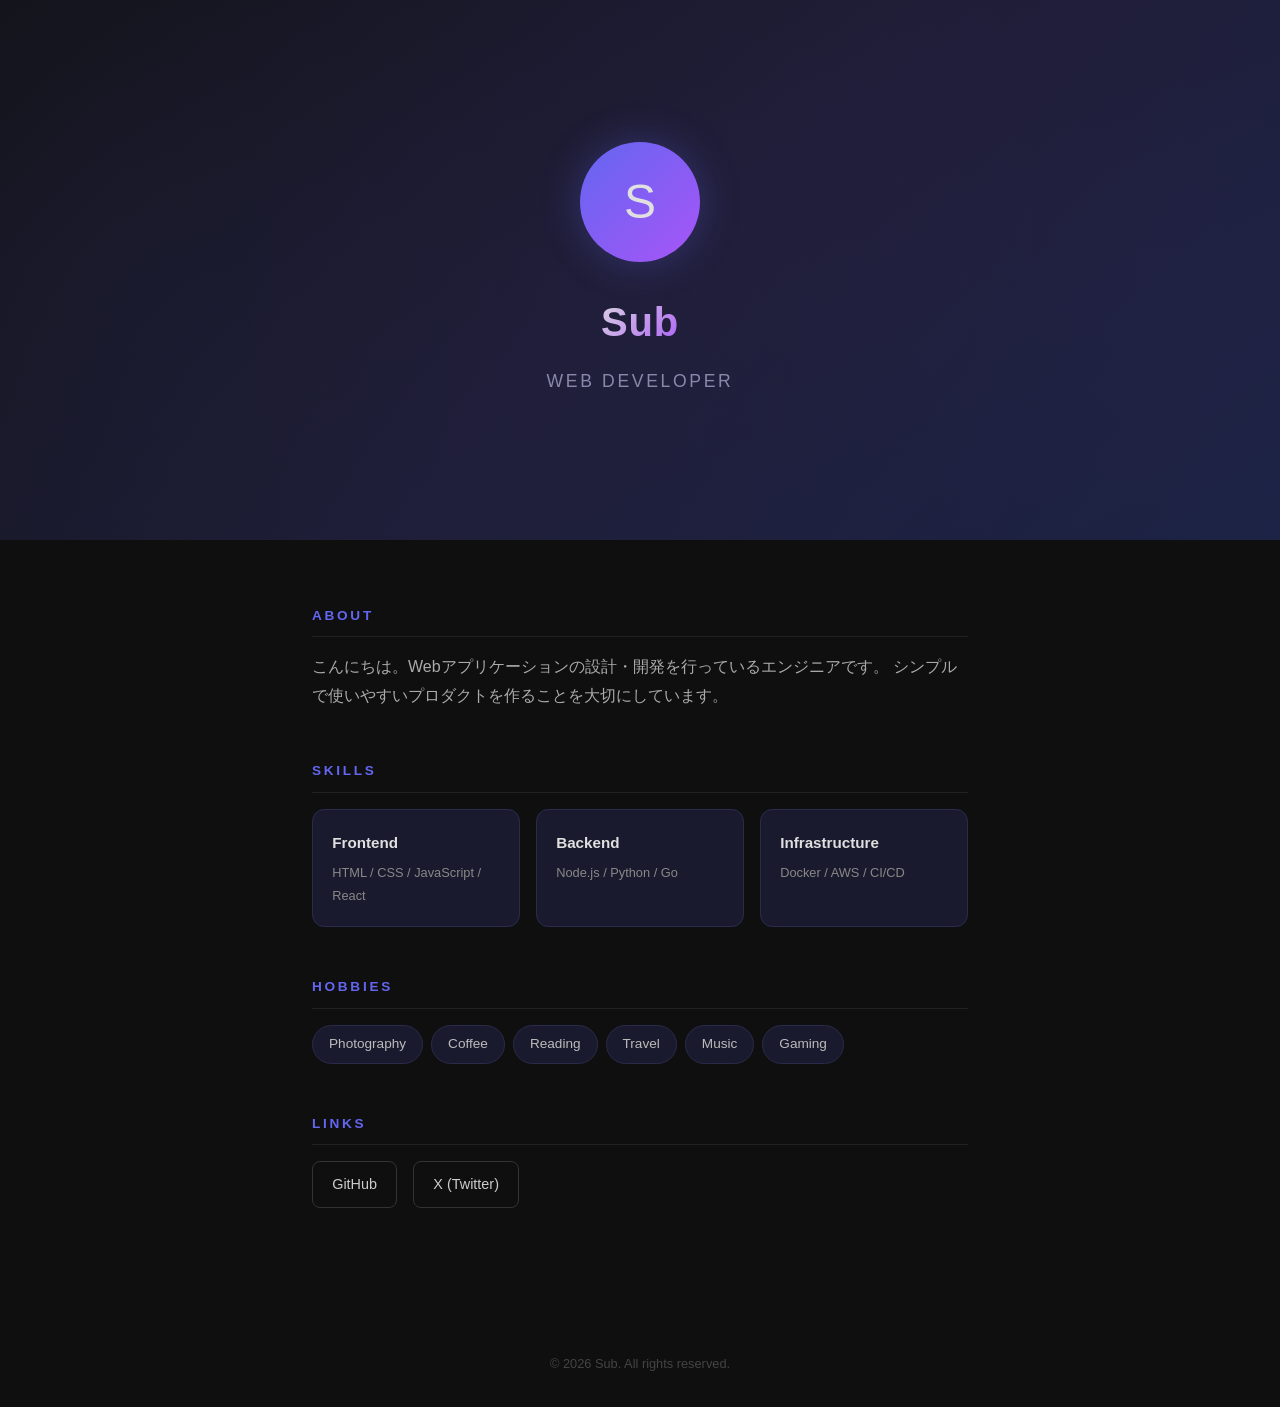
<file: portfolio.html>
<!DOCTYPE html>
<html lang="ja">
<head>
  <meta charset="UTF-8">
  <meta name="viewport" content="width=device-width, initial-scale=1.0">
  <title>About Me</title>
  <style>
    * {
      margin: 0;
      padding: 0;
      box-sizing: border-box;
    }

    body {
      font-family: "Helvetica Neue", Arial, "Hiragino Kaku Gothic ProN", "Hiragino Sans", Meiryo, sans-serif;
      background: #0f0f0f;
      color: #e0e0e0;
      line-height: 1.8;
      min-height: 100vh;
    }

    .hero {
      display: flex;
      flex-direction: column;
      align-items: center;
      justify-content: center;
      min-height: 60vh;
      padding: 4rem 2rem;
      background: linear-gradient(135deg, #0f0f0f 0%, #1a1a2e 50%, #16213e 100%);
      position: relative;
      overflow: hidden;
    }

    .hero::before {
      content: "";
      position: absolute;
      top: -50%;
      left: -50%;
      width: 200%;
      height: 200%;
      background: radial-gradient(circle at 30% 50%, rgba(99, 102, 241, 0.08) 0%, transparent 50%),
                  radial-gradient(circle at 70% 50%, rgba(168, 85, 247, 0.06) 0%, transparent 50%);
      animation: drift 20s ease-in-out infinite;
    }

    @keyframes drift {
      0%, 100% { transform: translate(0, 0); }
      50% { transform: translate(-2%, 2%); }
    }

    .hero > * {
      position: relative;
      z-index: 1;
    }

    .avatar {
      width: 120px;
      height: 120px;
      border-radius: 50%;
      background: linear-gradient(135deg, #6366f1, #a855f7);
      display: flex;
      align-items: center;
      justify-content: center;
      font-size: 3rem;
      margin-bottom: 1.5rem;
      box-shadow: 0 0 40px rgba(99, 102, 241, 0.3);
    }

    .name {
      font-size: 2.5rem;
      font-weight: 700;
      letter-spacing: 0.02em;
      background: linear-gradient(135deg, #e0e0e0, #a855f7);
      -webkit-background-clip: text;
      -webkit-text-fill-color: transparent;
      background-clip: text;
    }

    .title {
      font-size: 1.1rem;
      color: #8888aa;
      margin-top: 0.5rem;
      letter-spacing: 0.15em;
      text-transform: uppercase;
    }

    .content {
      max-width: 720px;
      margin: 0 auto;
      padding: 4rem 2rem;
    }

    .section {
      margin-bottom: 3rem;
    }

    .section-title {
      font-size: 0.85rem;
      font-weight: 600;
      letter-spacing: 0.2em;
      text-transform: uppercase;
      color: #6366f1;
      margin-bottom: 1rem;
      padding-bottom: 0.5rem;
      border-bottom: 1px solid #222;
    }

    .section p {
      color: #aaa;
      font-size: 1rem;
    }

    .tags {
      display: flex;
      flex-wrap: wrap;
      gap: 0.5rem;
    }

    .tag {
      padding: 0.4rem 1rem;
      background: #1a1a2e;
      border: 1px solid #2a2a4a;
      border-radius: 999px;
      font-size: 0.85rem;
      color: #bbb;
      transition: border-color 0.3s, color 0.3s;
    }

    .tag:hover {
      border-color: #6366f1;
      color: #e0e0e0;
    }

    .skills {
      display: grid;
      grid-template-columns: repeat(auto-fit, minmax(200px, 1fr));
      gap: 1rem;
    }

    .skill-card {
      padding: 1.2rem;
      background: #1a1a2e;
      border: 1px solid #2a2a4a;
      border-radius: 12px;
      transition: transform 0.3s, border-color 0.3s;
    }

    .skill-card:hover {
      transform: translateY(-2px);
      border-color: #6366f1;
    }

    .skill-card h3 {
      font-size: 0.95rem;
      font-weight: 600;
      margin-bottom: 0.3rem;
    }

    .skill-card p {
      font-size: 0.8rem;
      color: #888;
    }

    .links {
      display: flex;
      gap: 1rem;
      flex-wrap: wrap;
    }

    .links a {
      display: inline-flex;
      align-items: center;
      gap: 0.5rem;
      padding: 0.6rem 1.2rem;
      background: transparent;
      border: 1px solid #333;
      border-radius: 8px;
      color: #ccc;
      text-decoration: none;
      font-size: 0.9rem;
      transition: border-color 0.3s, color 0.3s;
    }

    .links a:hover {
      border-color: #6366f1;
      color: #fff;
    }

    footer {
      text-align: center;
      padding: 2rem;
      color: #444;
      font-size: 0.8rem;
    }

    @media (max-width: 480px) {
      .name { font-size: 1.8rem; }
      .content { padding: 2rem 1.2rem; }
      .skills { grid-template-columns: 1fr; }
    }
  </style>
</head>
<body>

  <section class="hero">
    <div class="avatar">S</div>
    <h1 class="name">Sub</h1>
    <p class="title">Web Developer</p>
  </section>

  <main class="content">

    <section class="section">
      <h2 class="section-title">About</h2>
      <p>
        こんにちは。Webアプリケーションの設計・開発を行っているエンジニアです。
        シンプルで使いやすいプロダクトを作ることを大切にしています。
      </p>
    </section>

    <section class="section">
      <h2 class="section-title">Skills</h2>
      <div class="skills">
        <div class="skill-card">
          <h3>Frontend</h3>
          <p>HTML / CSS / JavaScript / React</p>
        </div>
        <div class="skill-card">
          <h3>Backend</h3>
          <p>Node.js / Python / Go</p>
        </div>
        <div class="skill-card">
          <h3>Infrastructure</h3>
          <p>Docker / AWS / CI/CD</p>
        </div>
      </div>
    </section>

    <section class="section">
      <h2 class="section-title">Hobbies</h2>
      <div class="tags">
        <span class="tag">Photography</span>
        <span class="tag">Coffee</span>
        <span class="tag">Reading</span>
        <span class="tag">Travel</span>
        <span class="tag">Music</span>
        <span class="tag">Gaming</span>
      </div>
    </section>

    <section class="section">
      <h2 class="section-title">Links</h2>
      <div class="links">
        <a href="https://github.com/sub" target="_blank" rel="noopener">GitHub</a>
        <a href="https://twitter.com/" target="_blank" rel="noopener">X (Twitter)</a>
      </div>
    </section>

  </main>

  <footer>
    &copy; 2026 Sub. All rights reserved.
  </footer>

</body>
</html>
</file>
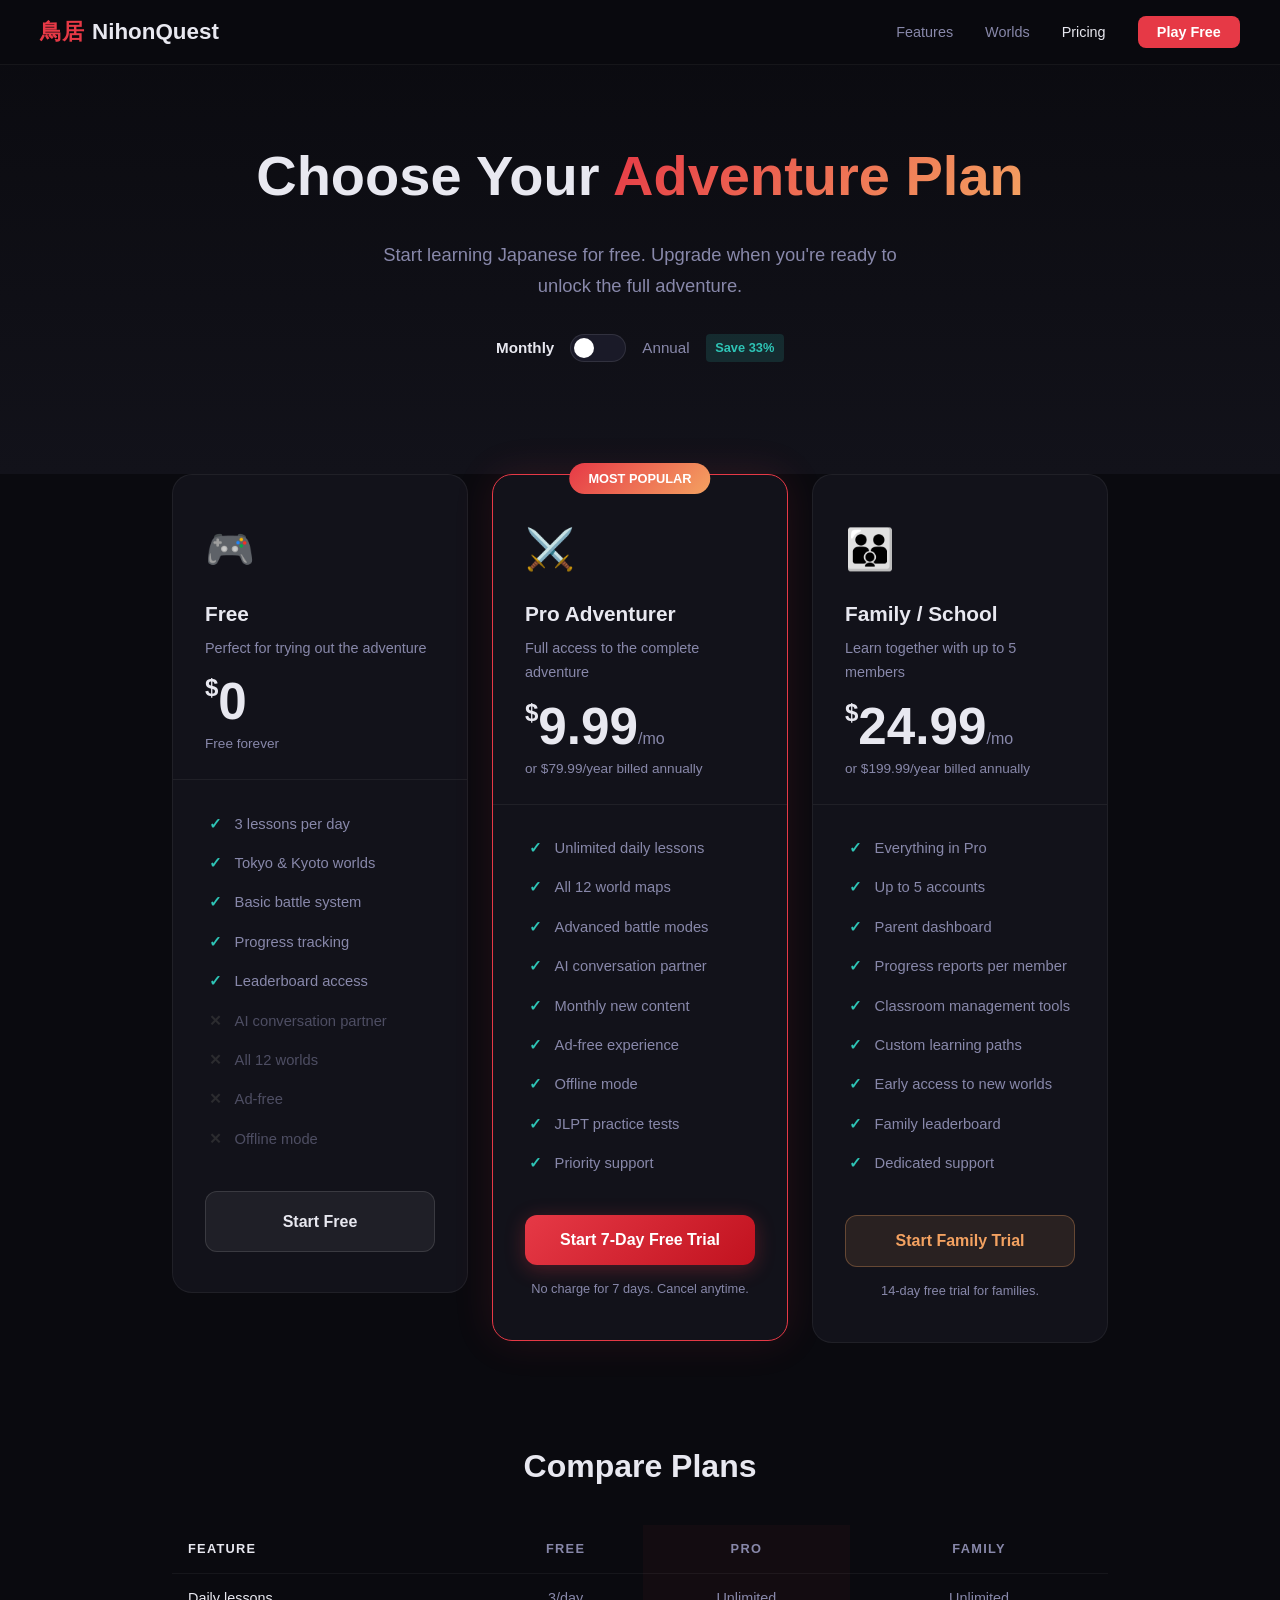
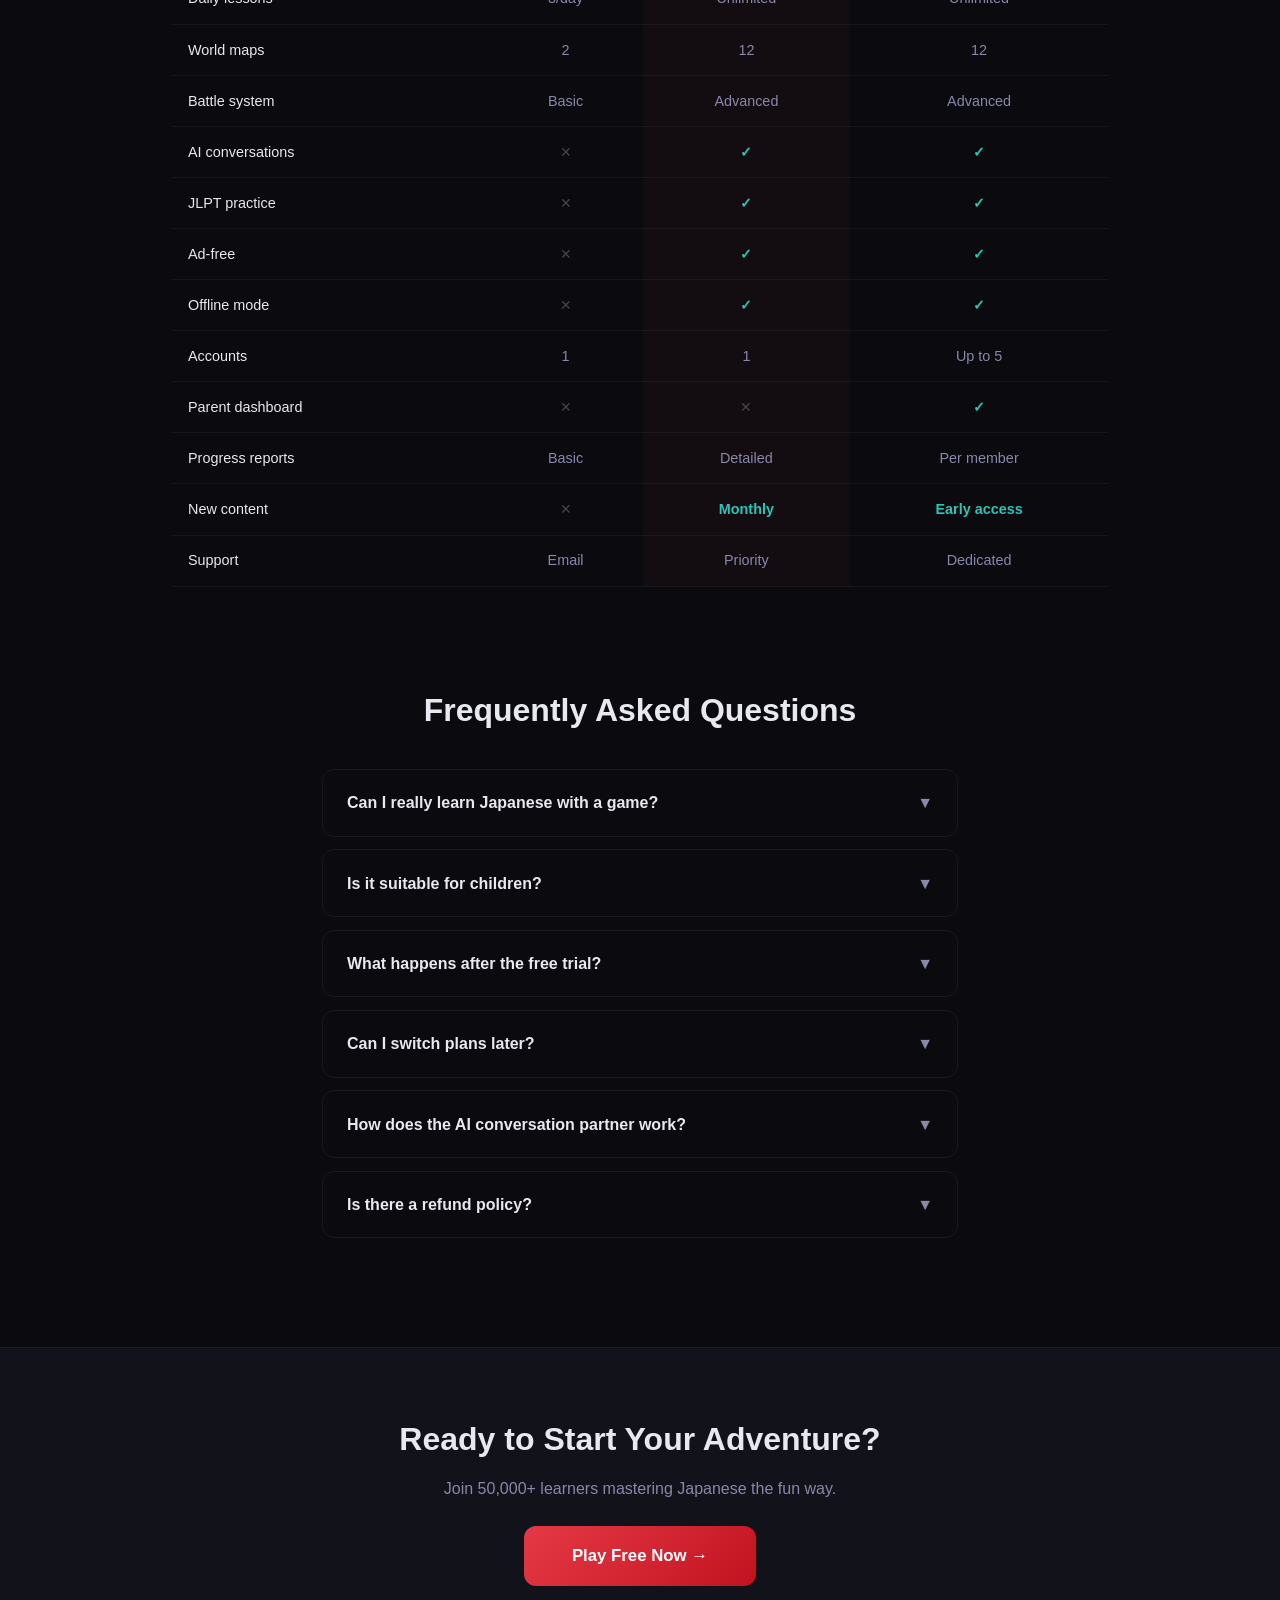
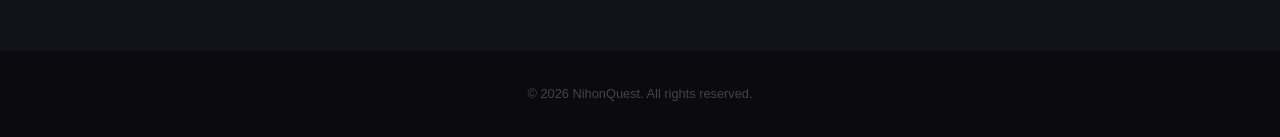
<file: pricing.html>
<!DOCTYPE html>
<html lang="en">
<head>
  <meta charset="UTF-8">
  <meta name="viewport" content="width=device-width, initial-scale=1.0">
  <title>NihonQuest - Pricing</title>
  <style>
    *{margin:0;padding:0;box-sizing:border-box}
    :root{
      --primary:#e63946;--primary-dark:#c1121f;--accent:#f4a261;--gold:#ffd60a;
      --dark:#0a0a0f;--dark2:#12121a;--dark3:#1a1a28;
      --text:#e8e8f0;--dim:#8888aa;--sakura:#ffb7c5;--green:#2ec4b6;
    }
    body{font-family:"Helvetica Neue",Arial,sans-serif;background:var(--dark);color:var(--text);line-height:1.7}

    /* NAV */
    nav{position:fixed;top:0;width:100%;z-index:1000;background:rgba(10,10,15,.92);backdrop-filter:blur(20px);border-bottom:1px solid rgba(255,255,255,.05);padding:0 2rem}
    .nav-inner{max-width:1200px;margin:0 auto;display:flex;align-items:center;justify-content:space-between;height:64px}
    .logo{font-size:1.4rem;font-weight:800;text-decoration:none;color:var(--text);display:flex;align-items:center;gap:.5rem}
    .logo span{color:var(--primary)}
    .nav-links{display:flex;gap:2rem;align-items:center;list-style:none}
    .nav-links a{color:var(--dim);text-decoration:none;font-size:.9rem;transition:color .3s}
    .nav-links a:hover{color:var(--text)}
    .nav-cta{background:var(--primary)!important;color:#fff!important;padding:.5rem 1.2rem;border-radius:8px;font-weight:600}
    .mobile-menu{display:none;background:none;border:none;color:var(--text);font-size:1.5rem;cursor:pointer}

    /* HERO */
    .pricing-hero{padding:8rem 2rem 4rem;text-align:center;background:linear-gradient(180deg,var(--dark),var(--dark2))}
    .pricing-hero h1{font-size:clamp(2rem,5vw,3.5rem);font-weight:900;margin-bottom:1rem}
    .pricing-hero h1 em{font-style:normal;background:linear-gradient(135deg,var(--primary),var(--accent));-webkit-background-clip:text;-webkit-text-fill-color:transparent;background-clip:text}
    .pricing-hero p{color:var(--dim);font-size:1.15rem;max-width:550px;margin:0 auto 2rem}

    /* TOGGLE */
    .toggle-wrap{display:flex;align-items:center;justify-content:center;gap:1rem;margin-bottom:3rem}
    .toggle-label{font-size:.95rem;color:var(--dim)}
    .toggle-label.active{color:var(--text);font-weight:600}
    .toggle{width:56px;height:28px;background:var(--dark3);border:1px solid rgba(255,255,255,.1);border-radius:14px;cursor:pointer;position:relative;transition:background .3s}
    .toggle.on{background:var(--primary)}
    .toggle::after{content:"";position:absolute;top:3px;left:3px;width:20px;height:20px;background:#fff;border-radius:50%;transition:left .3s}
    .toggle.on::after{left:31px}
    .save-badge{background:rgba(46,196,182,.15);color:var(--green);padding:.2rem .6rem;border-radius:4px;font-size:.8rem;font-weight:700}

    /* PRICING GRID */
    .pricing-section{max-width:1000px;margin:0 auto;padding:0 2rem 4rem}
    .pricing-grid{display:grid;grid-template-columns:repeat(auto-fit,minmax(280px,1fr));gap:1.5rem;align-items:start}
    .price-card{background:var(--dark2);border:1px solid rgba(255,255,255,.06);border-radius:20px;padding:2.5rem 2rem;position:relative;transition:all .3s}
    .price-card:hover{transform:translateY(-4px);box-shadow:0 12px 40px rgba(0,0,0,.3)}
    .price-card.featured{border-color:var(--primary);box-shadow:0 0 40px rgba(230,57,70,.12);transform:scale(1.03)}
    .price-card.featured:hover{transform:scale(1.03) translateY(-4px)}
    .price-badge{position:absolute;top:-12px;left:50%;transform:translateX(-50%);background:linear-gradient(135deg,var(--primary),var(--accent));color:#fff;padding:.3rem 1.2rem;border-radius:999px;font-size:.8rem;font-weight:700;white-space:nowrap}
    .price-icon{font-size:2.5rem;margin-bottom:.8rem}
    .price-name{font-size:1.3rem;font-weight:700;margin-bottom:.3rem}
    .price-desc{font-size:.9rem;color:var(--dim);margin-bottom:1rem}
    .price-amount{font-size:3.2rem;font-weight:900;line-height:1}
    .price-amount .currency{font-size:1.5rem;vertical-align:top;font-weight:700}
    .price-amount .period{font-size:1rem;font-weight:400;color:var(--dim)}
    .price-annual{font-size:.85rem;color:var(--dim);margin-top:.3rem;margin-bottom:1.5rem;min-height:1.2rem}
    .price-divider{height:1px;background:rgba(255,255,255,.06);margin:0 -2rem 1.5rem}
    .price-features{list-style:none;margin-bottom:2rem}
    .price-features li{padding:.45rem 0;font-size:.92rem;display:flex;align-items:flex-start;gap:.6rem;color:var(--dim)}
    .price-features li .icon{flex-shrink:0;width:20px;text-align:center;font-weight:700}
    .yes .icon{color:var(--green)}
    .no .icon{color:#444}
    .no{opacity:.5}
    .price-btn{display:block;width:100%;text-align:center;padding:1rem;border-radius:12px;font-weight:700;font-size:1rem;text-decoration:none;transition:all .3s;cursor:pointer;border:none}
    .btn-free{background:rgba(255,255,255,.06);border:1px solid rgba(255,255,255,.12);color:var(--text)}
    .btn-free:hover{background:rgba(255,255,255,.1)}
    .btn-pro{background:linear-gradient(135deg,var(--primary),var(--primary-dark));color:#fff;box-shadow:0 4px 20px rgba(230,57,70,.3)}
    .btn-pro:hover{transform:translateY(-2px);box-shadow:0 8px 30px rgba(230,57,70,.4)}
    .btn-fam{background:rgba(244,162,97,.1);border:1px solid rgba(244,162,97,.3);color:var(--accent)}
    .btn-fam:hover{background:rgba(244,162,97,.2)}
    .price-trial{text-align:center;margin-top:.8rem;font-size:.8rem;color:var(--dim)}

    /* COMPARISON TABLE */
    .comparison{max-width:1000px;margin:0 auto;padding:2rem 2rem 6rem}
    .comparison h2{text-align:center;font-size:2rem;font-weight:800;margin-bottom:2rem}
    .comp-table{width:100%;border-collapse:collapse;font-size:.9rem}
    .comp-table th,.comp-table td{padding:.8rem 1rem;text-align:center;border-bottom:1px solid rgba(255,255,255,.05)}
    .comp-table th{color:var(--dim);font-weight:600;font-size:.8rem;text-transform:uppercase;letter-spacing:.1em}
    .comp-table th:first-child,.comp-table td:first-child{text-align:left;color:var(--text)}
    .comp-table .highlight-col{background:rgba(230,57,70,.04)}
    .comp-check{color:var(--green);font-weight:700}
    .comp-cross{color:#444}
    .comp-text{color:var(--dim)}

    /* FAQ */
    .faq{max-width:700px;margin:0 auto;padding:0 2rem 6rem}
    .faq h2{text-align:center;font-size:2rem;font-weight:800;margin-bottom:2rem}
    .faq-item{border:1px solid rgba(255,255,255,.06);border-radius:12px;margin-bottom:.8rem;overflow:hidden}
    .faq-q{padding:1.2rem 1.5rem;cursor:pointer;display:flex;justify-content:space-between;align-items:center;font-weight:600;transition:background .3s}
    .faq-q:hover{background:rgba(255,255,255,.03)}
    .faq-q .arrow{transition:transform .3s;color:var(--dim)}
    .faq-item.open .faq-q .arrow{transform:rotate(180deg)}
    .faq-a{max-height:0;overflow:hidden;transition:max-height .3s ease,padding .3s}
    .faq-item.open .faq-a{max-height:300px;padding:0 1.5rem 1.2rem}
    .faq-a p{color:var(--dim);font-size:.95rem}

    /* CTA */
    .cta{padding:4rem 2rem;text-align:center;background:var(--dark2);border-top:1px solid rgba(255,255,255,.05)}
    .cta h2{font-size:2rem;font-weight:800;margin-bottom:.5rem}
    .cta p{color:var(--dim);margin-bottom:1.5rem}
    .cta-btn{display:inline-block;background:linear-gradient(135deg,var(--primary),var(--primary-dark));color:#fff;padding:1rem 3rem;border-radius:12px;font-weight:700;font-size:1.05rem;text-decoration:none;transition:all .3s}
    .cta-btn:hover{transform:translateY(-2px);box-shadow:0 8px 30px rgba(230,57,70,.4)}

    /* FOOTER */
    footer{padding:2rem;text-align:center;color:#444;font-size:.8rem;border-top:1px solid rgba(255,255,255,.03)}

    @media(max-width:768px){
      .nav-links{display:none}.mobile-menu{display:block}
      .nav-links.open{display:flex;flex-direction:column;position:absolute;top:64px;left:0;right:0;background:rgba(10,10,15,.98);padding:1.5rem 2rem;gap:1rem;border-bottom:1px solid rgba(255,255,255,.05)}
      .pricing-grid{grid-template-columns:1fr}
      .price-card.featured{transform:none}
      .price-card.featured:hover{transform:translateY(-4px)}
      .comp-table{font-size:.75rem}
      .comp-table th,.comp-table td{padding:.5rem .4rem}
    }

    .fade-in{opacity:0;transform:translateY(30px);transition:opacity .6s,transform .6s}
    .fade-in.visible{opacity:1;transform:translateY(0)}
  </style>
</head>
<body>

  <nav>
    <div class="nav-inner">
      <a href="index.html" class="logo"><span>&#x9CE5;&#x5C45;</span> NihonQuest</a>
      <button class="mobile-menu" onclick="document.querySelector('.nav-links').classList.toggle('open')">&#9776;</button>
      <ul class="nav-links">
        <li><a href="index.html#features">Features</a></li>
        <li><a href="index.html#worlds">Worlds</a></li>
        <li><a href="pricing.html" style="color:var(--text)">Pricing</a></li>
        <li><a href="game.html" class="nav-cta">Play Free</a></li>
      </ul>
    </div>
  </nav>

  <!-- HERO -->
  <section class="pricing-hero">
    <h1>Choose Your <em>Adventure Plan</em></h1>
    <p>Start learning Japanese for free. Upgrade when you're ready to unlock the full adventure.</p>
    <div class="toggle-wrap">
      <span class="toggle-label active" id="monthLabel">Monthly</span>
      <div class="toggle" id="billingToggle" onclick="toggleBilling()"></div>
      <span class="toggle-label" id="yearLabel">Annual</span>
      <span class="save-badge">Save 33%</span>
    </div>
  </section>

  <!-- PRICING -->
  <section class="pricing-section">
    <div class="pricing-grid">
      <!-- FREE -->
      <div class="price-card fade-in">
        <div class="price-icon">&#x1F3AE;</div>
        <div class="price-name">Free</div>
        <div class="price-desc">Perfect for trying out the adventure</div>
        <div class="price-amount"><span class="currency">$</span>0</div>
        <div class="price-annual">Free forever</div>
        <div class="price-divider"></div>
        <ul class="price-features">
          <li class="yes"><span class="icon">&#x2713;</span>3 lessons per day</li>
          <li class="yes"><span class="icon">&#x2713;</span>Tokyo &amp; Kyoto worlds</li>
          <li class="yes"><span class="icon">&#x2713;</span>Basic battle system</li>
          <li class="yes"><span class="icon">&#x2713;</span>Progress tracking</li>
          <li class="yes"><span class="icon">&#x2713;</span>Leaderboard access</li>
          <li class="no"><span class="icon">&#x2715;</span>AI conversation partner</li>
          <li class="no"><span class="icon">&#x2715;</span>All 12 worlds</li>
          <li class="no"><span class="icon">&#x2715;</span>Ad-free</li>
          <li class="no"><span class="icon">&#x2715;</span>Offline mode</li>
        </ul>
        <a href="game.html" class="price-btn btn-free">Start Free</a>
      </div>

      <!-- PRO -->
      <div class="price-card featured fade-in">
        <div class="price-badge">MOST POPULAR</div>
        <div class="price-icon">&#x2694;&#xFE0F;</div>
        <div class="price-name">Pro Adventurer</div>
        <div class="price-desc">Full access to the complete adventure</div>
        <div class="price-amount"><span class="currency">$</span><span id="proPrice">9.99</span><span class="period" id="proPeriod">/mo</span></div>
        <div class="price-annual" id="proAnnual">or $79.99/year billed annually</div>
        <div class="price-divider"></div>
        <ul class="price-features">
          <li class="yes"><span class="icon">&#x2713;</span>Unlimited daily lessons</li>
          <li class="yes"><span class="icon">&#x2713;</span>All 12 world maps</li>
          <li class="yes"><span class="icon">&#x2713;</span>Advanced battle modes</li>
          <li class="yes"><span class="icon">&#x2713;</span>AI conversation partner</li>
          <li class="yes"><span class="icon">&#x2713;</span>Monthly new content</li>
          <li class="yes"><span class="icon">&#x2713;</span>Ad-free experience</li>
          <li class="yes"><span class="icon">&#x2713;</span>Offline mode</li>
          <li class="yes"><span class="icon">&#x2713;</span>JLPT practice tests</li>
          <li class="yes"><span class="icon">&#x2713;</span>Priority support</li>
        </ul>
        <button class="price-btn btn-pro" onclick="alert('7-day free trial! Payment would be set up here.')">Start 7-Day Free Trial</button>
        <div class="price-trial">No charge for 7 days. Cancel anytime.</div>
      </div>

      <!-- FAMILY -->
      <div class="price-card fade-in">
        <div class="price-icon">&#x1F46A;</div>
        <div class="price-name">Family / School</div>
        <div class="price-desc">Learn together with up to 5 members</div>
        <div class="price-amount"><span class="currency">$</span><span id="famPrice">24.99</span><span class="period" id="famPeriod">/mo</span></div>
        <div class="price-annual" id="famAnnual">or $199.99/year billed annually</div>
        <div class="price-divider"></div>
        <ul class="price-features">
          <li class="yes"><span class="icon">&#x2713;</span>Everything in Pro</li>
          <li class="yes"><span class="icon">&#x2713;</span>Up to 5 accounts</li>
          <li class="yes"><span class="icon">&#x2713;</span>Parent dashboard</li>
          <li class="yes"><span class="icon">&#x2713;</span>Progress reports per member</li>
          <li class="yes"><span class="icon">&#x2713;</span>Classroom management tools</li>
          <li class="yes"><span class="icon">&#x2713;</span>Custom learning paths</li>
          <li class="yes"><span class="icon">&#x2713;</span>Early access to new worlds</li>
          <li class="yes"><span class="icon">&#x2713;</span>Family leaderboard</li>
          <li class="yes"><span class="icon">&#x2713;</span>Dedicated support</li>
        </ul>
        <button class="price-btn btn-fam" onclick="alert('Family plan trial! Setup would happen here.')">Start Family Trial</button>
        <div class="price-trial">14-day free trial for families.</div>
      </div>
    </div>
  </section>

  <!-- COMPARISON TABLE -->
  <section class="comparison fade-in">
    <h2>Compare Plans</h2>
    <table class="comp-table">
      <thead>
        <tr>
          <th>Feature</th>
          <th>Free</th>
          <th class="highlight-col">Pro</th>
          <th>Family</th>
        </tr>
      </thead>
      <tbody>
        <tr><td>Daily lessons</td><td class="comp-text">3/day</td><td class="highlight-col comp-text">Unlimited</td><td class="comp-text">Unlimited</td></tr>
        <tr><td>World maps</td><td class="comp-text">2</td><td class="highlight-col comp-text">12</td><td class="comp-text">12</td></tr>
        <tr><td>Battle system</td><td class="comp-text">Basic</td><td class="highlight-col comp-text">Advanced</td><td class="comp-text">Advanced</td></tr>
        <tr><td>AI conversations</td><td class="comp-cross">&#x2715;</td><td class="highlight-col comp-check">&#x2713;</td><td class="comp-check">&#x2713;</td></tr>
        <tr><td>JLPT practice</td><td class="comp-cross">&#x2715;</td><td class="highlight-col comp-check">&#x2713;</td><td class="comp-check">&#x2713;</td></tr>
        <tr><td>Ad-free</td><td class="comp-cross">&#x2715;</td><td class="highlight-col comp-check">&#x2713;</td><td class="comp-check">&#x2713;</td></tr>
        <tr><td>Offline mode</td><td class="comp-cross">&#x2715;</td><td class="highlight-col comp-check">&#x2713;</td><td class="comp-check">&#x2713;</td></tr>
        <tr><td>Accounts</td><td class="comp-text">1</td><td class="highlight-col comp-text">1</td><td class="comp-text">Up to 5</td></tr>
        <tr><td>Parent dashboard</td><td class="comp-cross">&#x2715;</td><td class="highlight-col comp-cross">&#x2715;</td><td class="comp-check">&#x2713;</td></tr>
        <tr><td>Progress reports</td><td class="comp-text">Basic</td><td class="highlight-col comp-text">Detailed</td><td class="comp-text">Per member</td></tr>
        <tr><td>New content</td><td class="comp-cross">&#x2715;</td><td class="highlight-col comp-check">Monthly</td><td class="comp-check">Early access</td></tr>
        <tr><td>Support</td><td class="comp-text">Email</td><td class="highlight-col comp-text">Priority</td><td class="comp-text">Dedicated</td></tr>
      </tbody>
    </table>
  </section>

  <!-- FAQ -->
  <section class="faq fade-in">
    <h2>Frequently Asked Questions</h2>

    <div class="faq-item">
      <div class="faq-q" onclick="toggleFaq(this)">Can I really learn Japanese with a game?<span class="arrow">&#x25BC;</span></div>
      <div class="faq-a"><p>Absolutely! Research shows gamified learning increases retention by 60% compared to traditional methods. NihonQuest's content is aligned with JLPT standards (N5-N1), so you're learning real, practical Japanese while having fun.</p></div>
    </div>

    <div class="faq-item">
      <div class="faq-q" onclick="toggleFaq(this)">Is it suitable for children?<span class="arrow">&#x25BC;</span></div>
      <div class="faq-a"><p>Yes! NihonQuest is designed for ages 6 and up. The Family plan includes parental controls, progress monitoring, and kid-friendly content filters. Many families play together!</p></div>
    </div>

    <div class="faq-item">
      <div class="faq-q" onclick="toggleFaq(this)">What happens after the free trial?<span class="arrow">&#x25BC;</span></div>
      <div class="faq-a"><p>After your 7-day trial (Pro) or 14-day trial (Family), you'll be charged the plan price. You can cancel anytime before the trial ends and won't be charged. Your progress is always saved.</p></div>
    </div>

    <div class="faq-item">
      <div class="faq-q" onclick="toggleFaq(this)">Can I switch plans later?<span class="arrow">&#x25BC;</span></div>
      <div class="faq-a"><p>Yes, you can upgrade, downgrade, or cancel anytime. If you downgrade to Free, you'll keep your progress but lose access to premium worlds and features until you re-subscribe.</p></div>
    </div>

    <div class="faq-item">
      <div class="faq-q" onclick="toggleFaq(this)">How does the AI conversation partner work?<span class="arrow">&#x25BC;</span></div>
      <div class="faq-a"><p>Our AI NPCs adapt to your level and respond naturally in Japanese. Practice ordering food, asking directions, and having everyday conversations. The AI corrects your mistakes and explains grammar in real-time.</p></div>
    </div>

    <div class="faq-item">
      <div class="faq-q" onclick="toggleFaq(this)">Is there a refund policy?<span class="arrow">&#x25BC;</span></div>
      <div class="faq-a"><p>Yes, we offer a 30-day money-back guarantee on all paid plans. If you're not satisfied, contact us for a full refund, no questions asked.</p></div>
    </div>
  </section>

  <!-- CTA -->
  <section class="cta">
    <h2>Ready to Start Your Adventure?</h2>
    <p>Join 50,000+ learners mastering Japanese the fun way.</p>
    <a href="game.html" class="cta-btn">Play Free Now &rarr;</a>
  </section>

  <footer>&copy; 2026 NihonQuest. All rights reserved.</footer>

  <script>
    // Billing toggle
    let annual = false;
    function toggleBilling(){
      annual = !annual;
      document.getElementById('billingToggle').classList.toggle('on', annual);
      document.getElementById('monthLabel').classList.toggle('active', !annual);
      document.getElementById('yearLabel').classList.toggle('active', annual);
      if(annual){
        document.getElementById('proPrice').textContent='6.67';
        document.getElementById('proPeriod').textContent='/mo';
        document.getElementById('proAnnual').textContent='$79.99 billed annually';
        document.getElementById('famPrice').textContent='16.67';
        document.getElementById('famPeriod').textContent='/mo';
        document.getElementById('famAnnual').textContent='$199.99 billed annually';
      } else {
        document.getElementById('proPrice').textContent='9.99';
        document.getElementById('proPeriod').textContent='/mo';
        document.getElementById('proAnnual').textContent='or $79.99/year billed annually';
        document.getElementById('famPrice').textContent='24.99';
        document.getElementById('famPeriod').textContent='/mo';
        document.getElementById('famAnnual').textContent='or $199.99/year billed annually';
      }
    }

    // FAQ toggle
    function toggleFaq(el){
      el.parentElement.classList.toggle('open');
    }

    // Scroll animations
    const obs = new IntersectionObserver(es=>{es.forEach(e=>{if(e.isIntersecting)e.target.classList.add('visible')})},{threshold:.1});
    document.querySelectorAll('.fade-in').forEach(el=>obs.observe(el));
  </script>
</body>
</html>
</file>
